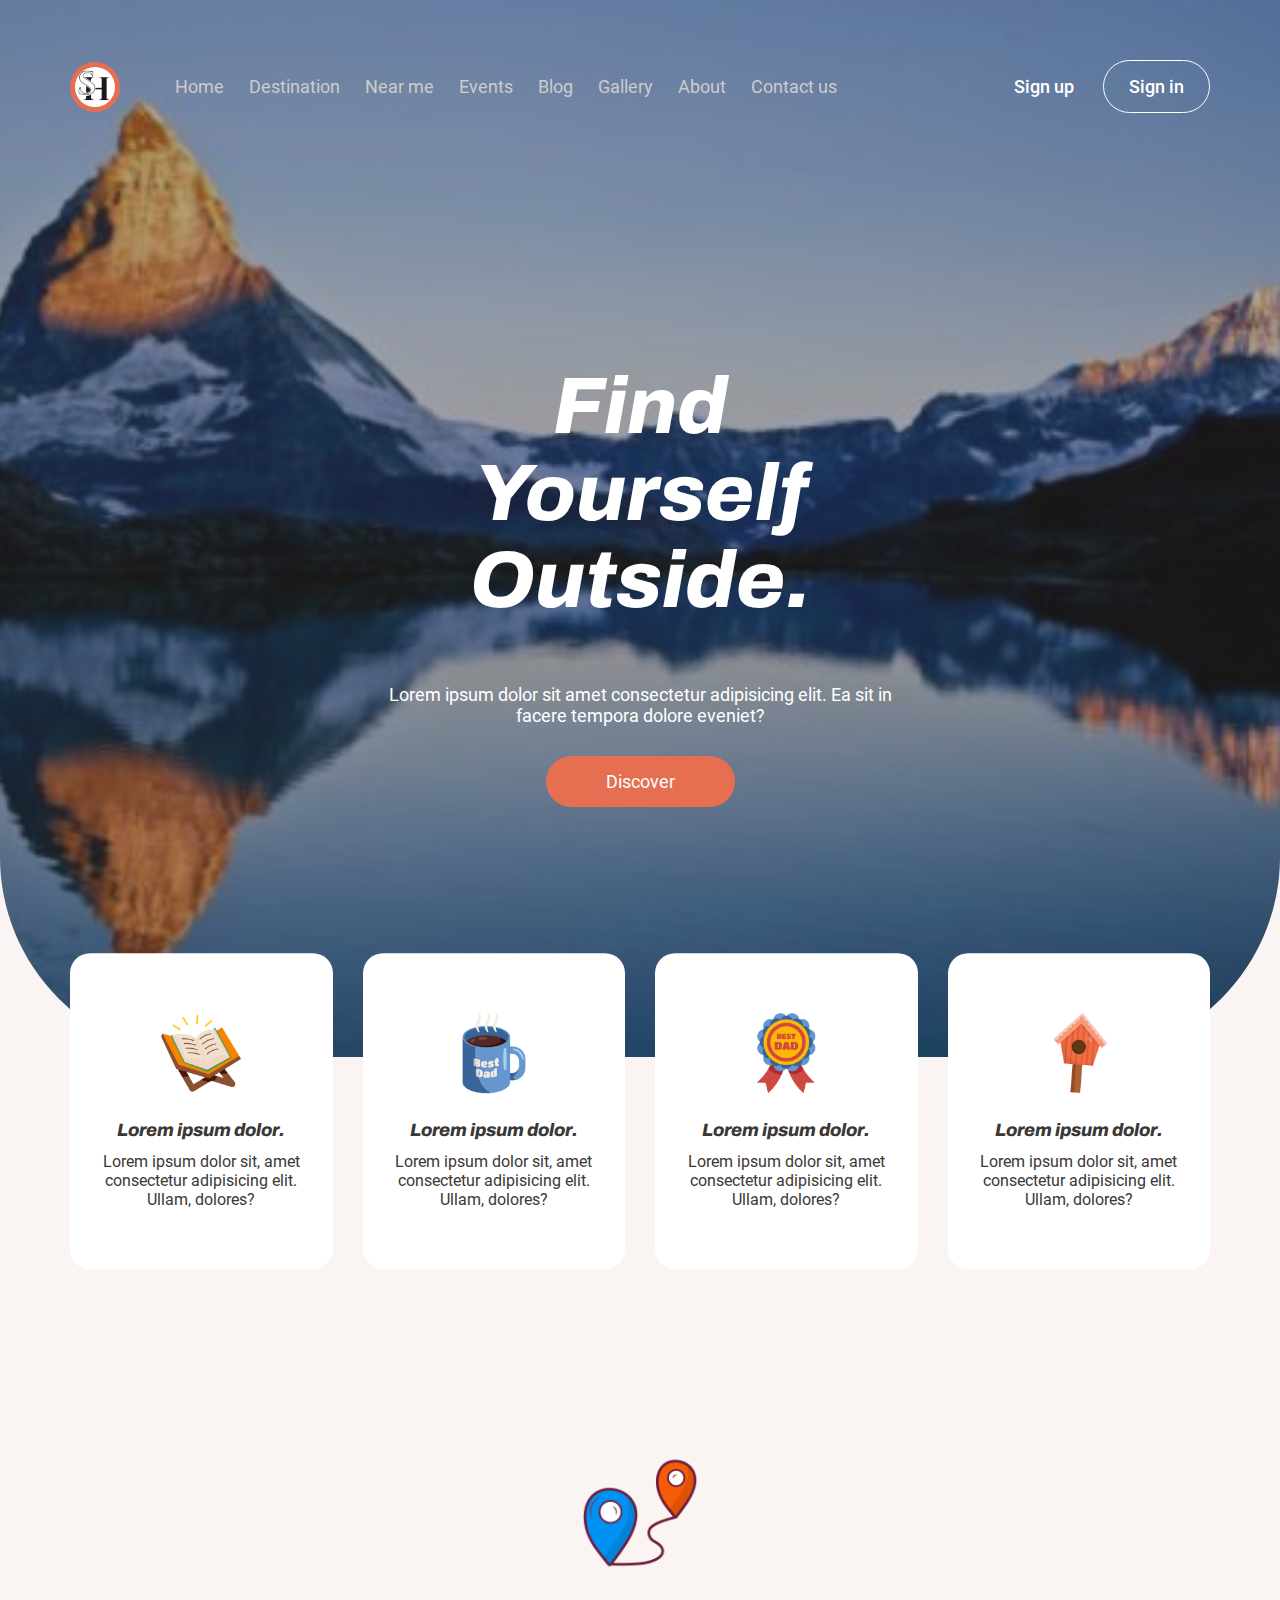
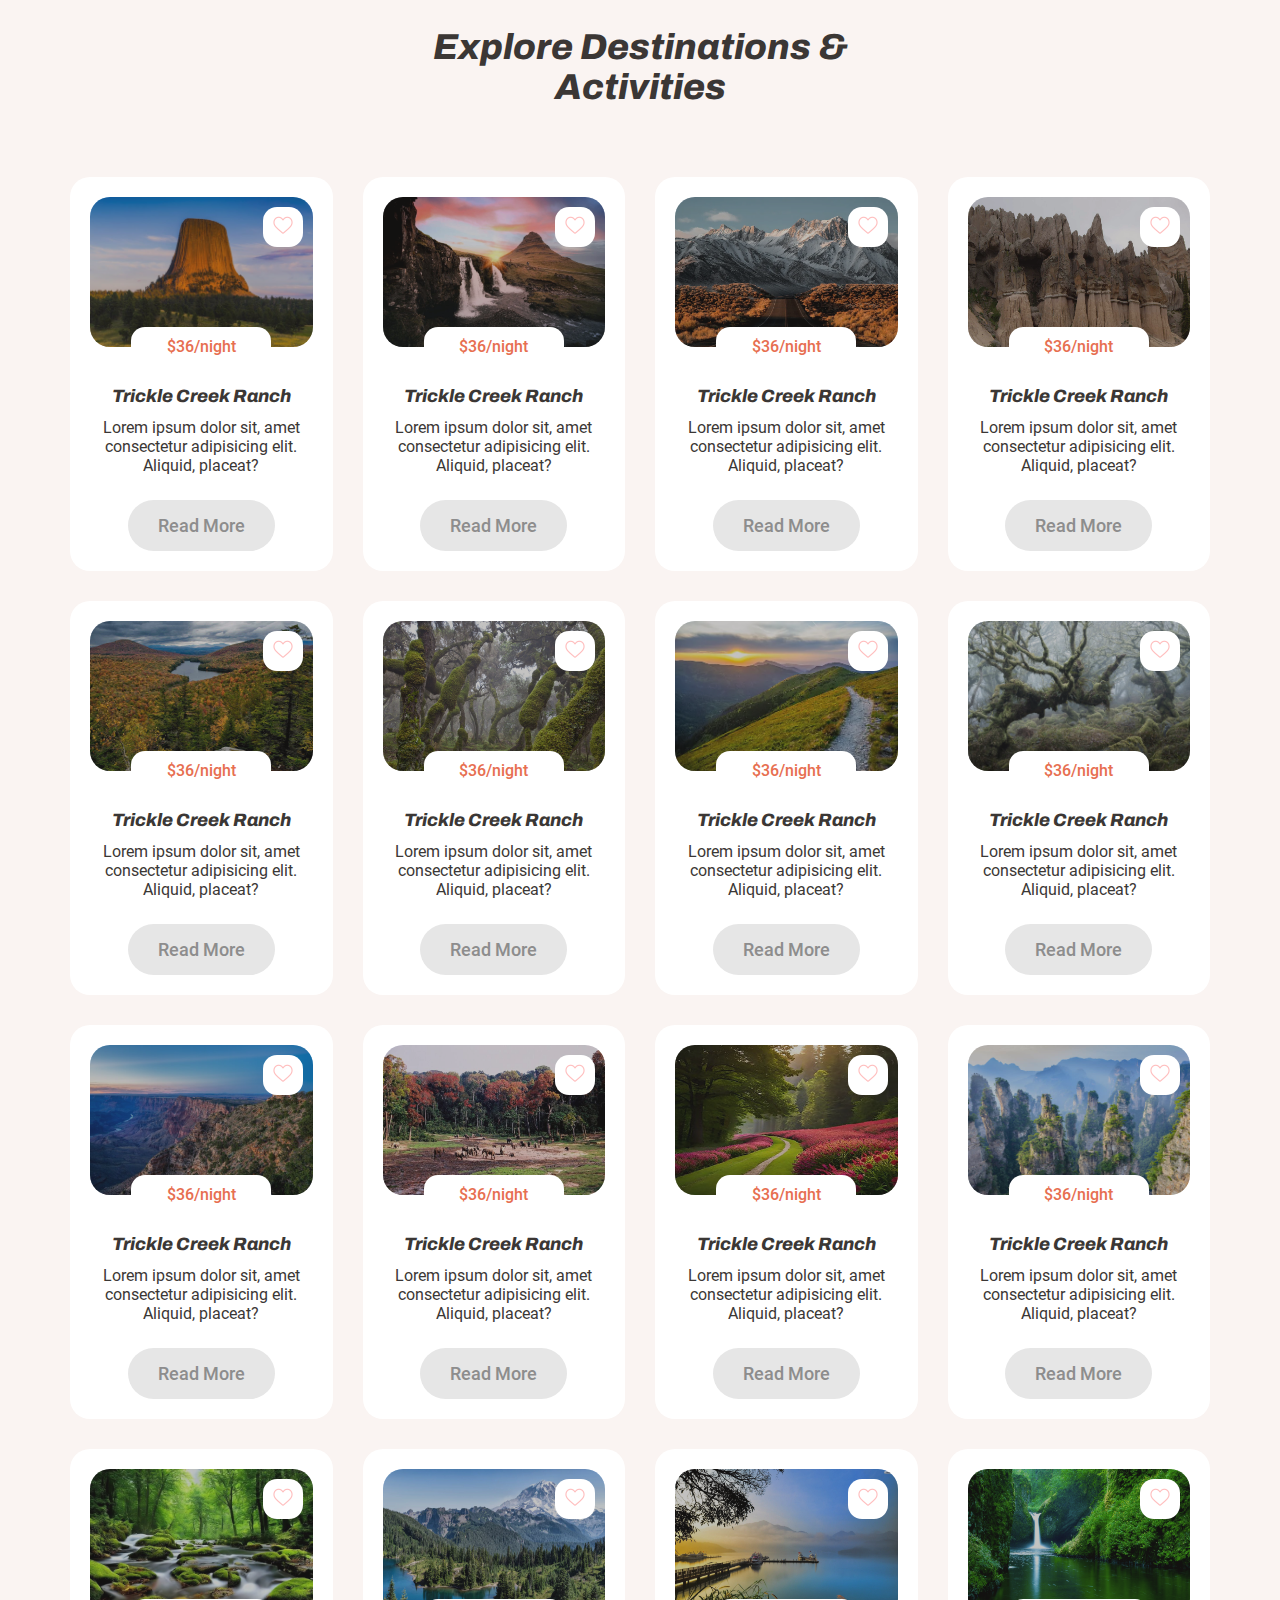
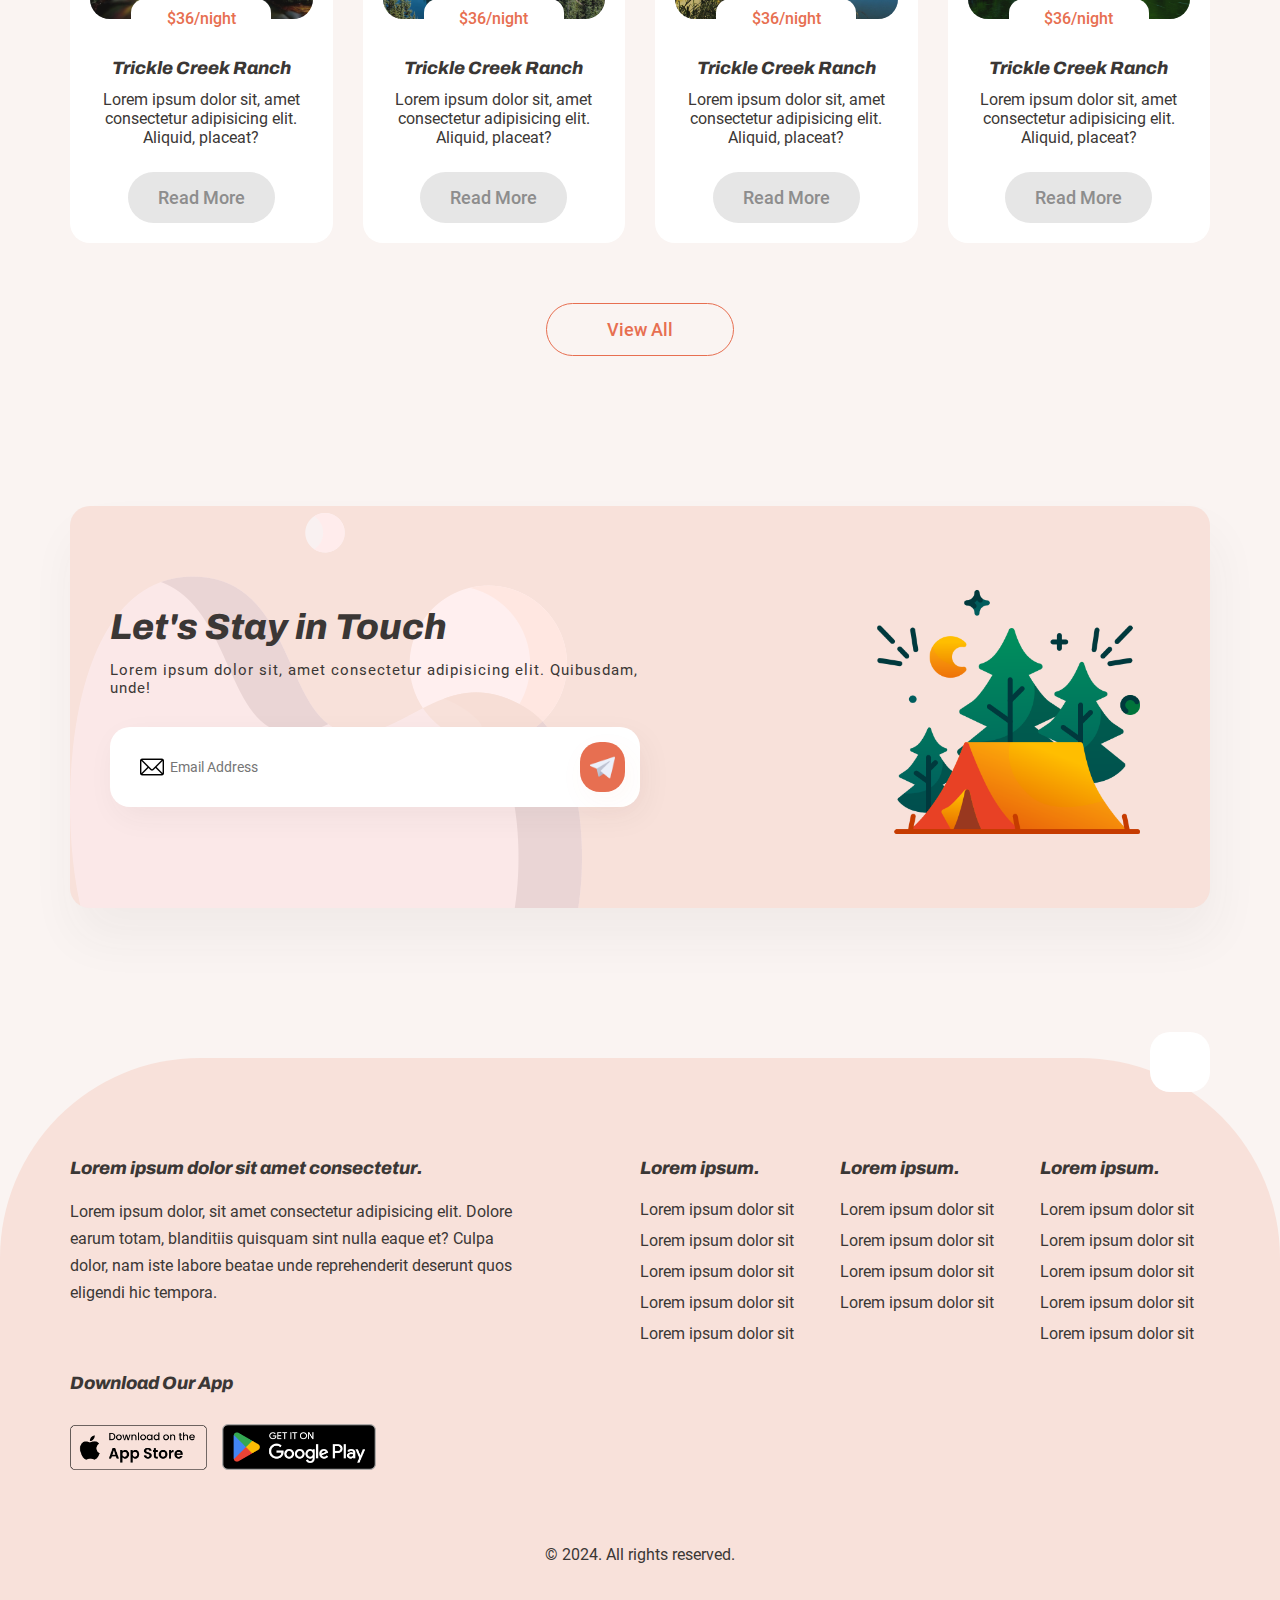
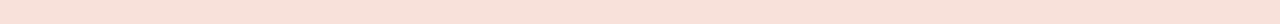
<file: index.html>
<!DOCTYPE html>
<html lang="en">
<head>
    <meta charset="UTF-8">
    <meta name="viewport" content="width=device-width, initial-scale=1.0">
    <link rel="stylesheet" href="https://cdnjs.cloudflare.com/ajax/libs/font-awesome/6.6.0/css/all.min.css" integrity="sha512-Kc323vGBEqzTmouAECnVceyQqyqdsSiqLQISBL29aUW4U/M7pSPA/gEUZQqv1cwx4OnYxTxve5UMg5GT6L4JJg==" crossorigin="anonymous" referrerpolicy="no-referrer" />
    <link rel="stylesheet" href="./css/main.css">
    <link rel="stylesheet" href="./fonts/Archivo/stylesheet.css">
    <link rel="stylesheet" href="./fonts/Roboto/stylesheet.css">
    <title>Sass Portfolio-1</title>
</head>
<body>

    <secction id="top" class="header">
        <nav class="nav">
            <div class="container">
                <a href="#" class="nav__logo">
                    <img style="width: 40px; border-radius: 50%;" src="./image/logo.jpg" alt="logo">
                </a>
                <ul class="nav__list">
                    <li class="nav__item">
                        <a href="#" class="nav__link">Home</a>
                    </li>
                    <li class="nav__item">
                        <a href="#" class="nav__link">Destination</a>
                    </li>
                    <li class="nav__item">
                        <a href="#" class="nav__link">Near me</a>
                    </li>
                    <li class="nav__item">
                        <a href="#" class="nav__link">Events</a>
                    </li>
                    <li class="nav__item">
                        <a href="#" class="nav__link">Blog</a>
                    </li>
                    <li class="nav__item">
                        <a href="#" class="nav__link">Gallery</a>
                    </li>
                    <li class="nav__item">
                        <a href="#" class="nav__link">About</a>
                    </li>
                    <li class="nav__item">
                        <a href="#" class="nav__link">Contact us</a>
                    </li>
                </ul>
                <div class="nav__right">
                    <a href="#" class="sign-up">Sign up</a>
                    <a href="#" class="sign-in">Sign in</a>
                </div>
                <!-- <button class="nav__burger">
                    <img style="width: 40px;" src="./image/menu.png" alt="burger button">
                </button> -->
            </div>
        </nav>
        <div class="header__text-box">
            <h1 class="header__title">Find Yourself Outside.</h1>
            <p class="header__subtitle">
                Lorem ipsum dolor sit amet consectetur adipisicing elit.
                Ea sit in facere tempora dolore eveniet?     
            </p>
            <a href="#" class="header__link btn btn--primary">Discover</a>
        </div>
    </secction>
    
    <section class="feature">
        <div class="container">
            <h1 class="visually-hidden">Feature</h1>
            <ul class="feature__list row">
                <li class="col-1-of-4">
                    <div class="feature-box">
                        <img src="./image/quran-reading.png" alt="efature image"
                         class="feature-image">
                         <h2 class="feature-title">Lorem ipsum dolor.</h2>
                         <p class="feature-text">
                            Lorem ipsum dolor sit, amet consectetur
                            adipisicing elit. Ullam, dolores?
                         </p>
                    </div>
                </li>
                <li class="col-1-of-4">
                    <div class="feature-box">
                        <img src="./image/coffee.png" alt="efature image"
                         class="feature-image">
                         <h2 class="feature-title">Lorem ipsum dolor.</h2>
                         <p class="feature-text">
                            Lorem ipsum dolor sit, amet consectetur
                            adipisicing elit. Ullam, dolores?
                         </p>
                    </div>
                </li>
                <li class="col-1-of-4">
                    <div class="feature-box">
                        <img src="./image/badge.png" alt="efature image"
                         class="feature-image">
                         <h2 class="feature-title">Lorem ipsum dolor.</h2>
                         <p class="feature-text">
                            Lorem ipsum dolor sit, amet consectetur
                            adipisicing elit. Ullam, dolores?
                         </p>
                    </div>
                </li>
                <li class="col-1-of-4">
                    <div class="feature-box">
                        <img src="./image/birdhouse.png" alt="efature image"
                         class="feature-image">
                         <h2 class="feature-title">Lorem ipsum dolor.</h2>
                         <p class="feature-text">
                            Lorem ipsum dolor sit, amet consectetur
                            adipisicing elit. Ullam, dolores?
                         </p>
                    </div>
                </li>
            </ul>
        </div>
    </section>
    
    <section class="explore">
        <div class="container">
            <img src="./image/distance.png" alt="explore image-title"
            class="explore__img-title mb-5">
            <h1 class="explore__title mb-7">Explore Destinations & Activities</h1>
            <ul class="explore__list row mb-3">
                <li class="col-1-of-4">
                    <div class="card">
                        <div class="card__header">
                            <img src="./image/56bc704c-9bb0-471c-8e30-7d014e0d7a82-worlds-beautiful-rock-formations-devils-tower.jpg" alt="explore">
                            <button class="card__like-btn">
                                <img src="./image/heart.png" alt="like">
                            </button>
                        </div>
                        <p class="card__price">$36/night</p>
                        <h2 class="card__title">Trickle Creek Ranch</h2>
                        <p class="card__text">
                            Lorem ipsum dolor sit, 
                            amet consectetur adipisicing elit. Aliquid, placeat?
                        </p>
                        <a href="#" class="card__link">Read More</a>
                    </div>
                </li>

                <li class="col-1-of-4">
                    <div class="card">
                        <div class="card__header">
                            <img src="./image/beautiful-mountain-pictures-1313-x-875-kndkzw76a1vof5xr.jpg" alt="explore">
                            <button class="card__like-btn">
                                <img src="./image/heart.png" alt="like">
                            </button>
                        </div>
                        <p class="card__price">$36/night</p>
                        <h2 class="card__title">Trickle Creek Ranch</h2>
                        <p class="card__text">
                            Lorem ipsum dolor sit, 
                            amet consectetur adipisicing elit. Aliquid, placeat?
                        </p>
                        <a href="#" class="card__link">Read More</a>
                    </div>
                </li>
                
                <li class="col-1-of-4">
                    <div class="card">
                        <div class="card__header">
                            <img src="./image/cHJpdmF0ZS9sci9pbWFnZXMvd2Vic2l0ZS8yMDIyLTA1L2EwMTYtamVyZW15Yi01MC5qcGc (1).webp" alt="explore">
                            <button class="card__like-btn">
                                <img src="./image/heart.png" alt="like">
                            </button>
                        </div>
                        <p class="card__price">$36/night</p>
                        <h2 class="card__title">Trickle Creek Ranch</h2>
                        <p class="card__text">
                            Lorem ipsum dolor sit, 
                            amet consectetur adipisicing elit. Aliquid, placeat?
                        </p>
                        <a href="#" class="card__link">Read More</a>
                    </div>
                </li>

                <li class="col-1-of-4">
                    <div class="card">
                        <div class="card__header">
                            <img src="./image/Wheeler-Geologic-Area-2000px-CloseUp.jpg" alt="explore">
                            <button class="card__like-btn">
                                <img src="./image/heart.png" alt="like">
                            </button>
                        </div>
                        <p class="card__price">$36/night</p>
                        <h2 class="card__title">Trickle Creek Ranch</h2>
                        <p class="card__text">
                            Lorem ipsum dolor sit, 
                            amet consectetur adipisicing elit. Aliquid, placeat?
                        </p>
                        <a href="#" class="card__link">Read More</a>
                    </div>
                </li>

                <li class="col-1-of-4">
                    <div class="card">
                        <div class="card__header">
                            <img src="./image/vermont_forest_don_jacobson_header.jpg" alt="explore">
                            <button class="card__like-btn">
                                <img src="./image/heart.png" alt="like">
                            </button>
                        </div>
                        <p class="card__price">$36/night</p>
                        <h2 class="card__title">Trickle Creek Ranch</h2>
                        <p class="card__text">
                            Lorem ipsum dolor sit, 
                            amet consectetur adipisicing elit. Aliquid, placeat?
                        </p>
                        <a href="#" class="card__link">Read More</a>
                    </div>
                </li>

                <li class="col-1-of-4">
                    <div class="card">
                        <div class="card__header">
                            <img src="./image/webimage-CDF320E3-907D-4435-874A5243A54B738F.jpg" alt="explore">
                            <button class="card__like-btn">
                                <img src="./image/heart.png" alt="like">
                            </button>
                        </div>
                        <p class="card__price">$36/night</p>
                        <h2 class="card__title">Trickle Creek Ranch</h2>
                        <p class="card__text">
                            Lorem ipsum dolor sit, 
                            amet consectetur adipisicing elit. Aliquid, placeat?
                        </p>
                        <a href="#" class="card__link">Read More</a>
                    </div>
                </li>
                
                <li class="col-1-of-4">
                    <div class="card">
                        <div class="card__header">
                            <img src="./image/istockphoto-2101175462-170667a.webp" alt="explore">
                            <button class="card__like-btn">
                                <img src="./image/heart.png" alt="like">
                            </button>
                        </div>
                        <p class="card__price">$36/night</p>
                        <h2 class="card__title">Trickle Creek Ranch</h2>
                        <p class="card__text">
                            Lorem ipsum dolor sit, 
                            amet consectetur adipisicing elit. Aliquid, placeat?
                        </p>
                        <a href="#" class="card__link">Read More</a>
                    </div>
                </li>

                <li class="col-1-of-4">
                    <div class="card">
                        <div class="card__header">
                            <img src="./image/burnell-4.jpg" alt="explore">
                            <button class="card__like-btn">
                                <img src="./image/heart.png" alt="like">
                            </button>
                        </div>
                        <p class="card__price">$36/night</p>
                        <h2 class="card__title">Trickle Creek Ranch</h2>
                        <p class="card__text">
                            Lorem ipsum dolor sit, 
                            amet consectetur adipisicing elit. Aliquid, placeat?
                        </p>
                        <a href="#" class="card__link">Read More</a>
                    </div>
                </li>

                <li class="col-1-of-4">
                    <div class="card">
                        <div class="card__header">
                            <img src="./image/craig-zerbe-getty-grand-canyon.jpg" alt="explore">
                            <button class="card__like-btn">
                                <img src="./image/heart.png" alt="like">
                            </button>
                        </div>
                        <p class="card__price">$36/night</p>
                        <h2 class="card__title">Trickle Creek Ranch</h2>
                        <p class="card__text">
                            Lorem ipsum dolor sit, 
                            amet consectetur adipisicing elit. Aliquid, placeat?
                        </p>
                        <a href="#" class="card__link">Read More</a>
                    </div>
                </li>

                <li class="col-1-of-4">
                    <div class="card">
                        <div class="card__header">
                            <img src="./image/news_2538-890-520-20230327110653.jpg" alt="explore">
                            <button class="card__like-btn">
                                <img src="./image/heart.png" alt="like">
                            </button>
                        </div>
                        <p class="card__price">$36/night</p>
                        <h2 class="card__title">Trickle Creek Ranch</h2>
                        <p class="card__text">
                            Lorem ipsum dolor sit, 
                            amet consectetur adipisicing elit. Aliquid, placeat?
                        </p>
                        <a href="#" class="card__link">Read More</a>
                    </div>
                </li>
                
                <li class="col-1-of-4">
                    <div class="card">
                        <div class="card__header">
                            <img src="./image/pngtree-nature-wallpaper-a-path-in-beautiful-park-image_2598644.jpg" alt="explore">
                            <button class="card__like-btn">
                                <img src="./image/heart.png" alt="like">
                            </button>
                        </div>
                        <p class="card__price">$36/night</p>
                        <h2 class="card__title">Trickle Creek Ranch</h2>
                        <p class="card__text">
                            Lorem ipsum dolor sit, 
                            amet consectetur adipisicing elit. Aliquid, placeat?
                        </p>
                        <a href="#" class="card__link">Read More</a>
                    </div>
                </li>

                <li class="col-1-of-4">
                    <div class="card">
                        <div class="card__header">
                            <img src="./image/Asia-China-Zhangjiajie-Wulingyuan-Scenic-Area-2-1024x768-1.jpg" alt="explore">
                            <button class="card__like-btn">
                                <img src="./image/heart.png" alt="like">
                            </button>
                        </div>
                        <p class="card__price">$36/night</p>
                        <h2 class="card__title">Trickle Creek Ranch</h2>
                        <p class="card__text">
                            Lorem ipsum dolor sit, 
                            amet consectetur adipisicing elit. Aliquid, placeat?
                        </p>
                        <a href="#" class="card__link">Read More</a>
                    </div>
                </li>    
                
                <li class="col-1-of-4">
                    <div class="card">
                        <div class="card__header">
                            <img src="./image/360_F_547978128_vqEEUYBr1vcAwfRAqReZXTYtyawpgLcC.jpg" alt="explore">
                            <button class="card__like-btn">
                                <img src="./image/heart.png" alt="like">
                            </button>
                        </div>
                        <p class="card__price">$36/night</p>
                        <h2 class="card__title">Trickle Creek Ranch</h2>
                        <p class="card__text">
                            Lorem ipsum dolor sit, 
                            amet consectetur adipisicing elit. Aliquid, placeat?
                        </p>
                        <a href="#" class="card__link">Read More</a>
                    </div>
                </li>

                <li class="col-1-of-4">
                    <div class="card">
                        <div class="card__header">
                            <img src="./image/talmie-peak-trail-wa-0pkjf1WRkU0.jpg.jpg" alt="explore">
                            <button class="card__like-btn">
                                <img src="./image/heart.png" alt="like">
                            </button>
                        </div>
                        <p class="card__price">$36/night</p>
                        <h2 class="card__title">Trickle Creek Ranch</h2>
                        <p class="card__text">
                            Lorem ipsum dolor sit, 
                            amet consectetur adipisicing elit. Aliquid, placeat?
                        </p>
                        <a href="#" class="card__link">Read More</a>
                    </div>
                </li>
                
                <li class="col-1-of-4">
                    <div class="card">
                        <div class="card__header">
                            <img src="./image/20416159.jpg" alt="explore">
                            <button class="card__like-btn">
                                <img src="./image/heart.png" alt="like">
                            </button>
                        </div>
                        <p class="card__price">$36/night</p>
                        <h2 class="card__title">Trickle Creek Ranch</h2>
                        <p class="card__text">
                            Lorem ipsum dolor sit, 
                            amet consectetur adipisicing elit. Aliquid, placeat?
                        </p>
                        <a href="#" class="card__link">Read More</a>
                    </div>
                </li>

                <li class="col-1-of-4">
                    <div class="card">
                        <div class="card__header">
                            <img src="./image/aaIvEn.jpg" alt="explore">
                            <button class="card__like-btn">
                                <img src="./image/heart.png" alt="like">
                            </button>
                        </div>
                        <p class="card__price">$36/night</p>
                        <h2 class="card__title">Trickle Creek Ranch</h2>
                        <p class="card__text">
                            Lorem ipsum dolor sit, 
                            amet consectetur adipisicing elit. Aliquid, placeat?
                        </p>
                        <a href="#" class="card__link">Read More</a>
                    </div>
                </li> 
            </ul>
            <a href="#" class="btn btn--outline">View All</a>
        </div>
    </section>

    <section class="touch">
        <div class="container">
            <div class="touch__box row">
                <form action="#" class="form">
                    <h1 class="form__title">Let's Stay in Touch</h1>
                    <p class="form__subtitle">
                        Lorem ipsum dolor sit, 
                        amet consectetur adipisicing elit. Quibusdam, unde!
                    </p>
                    <div class="form__box">
                        <input type="email" class="form__input" placeholder="Email Address"
                        required autocapitalize="off">
                        <button type="submit" class="form__submit">
                            <img src="./image/telegram.png" alt="">
                        </button>
                    </div>
                </form>
                <div class="touch__image">
                    <img src="./image/tent.png" alt="camp photo">
                </div>
            </div>
        </div>
    </section>

    <footer class="footer">
        <div class="container row">
            <a href="#top" class="scroll-up">
                <i class="fa-solid fa-arrow-right fa-2x"></i>
            </a>
            <div class="footer__text-box">
                <h2 class="footer__title mb-2">Lorem ipsum dolor sit amet consectetur.</h2>
                <p class="footer__slogan">
                    Lorem ipsum dolor, sit amet consectetur adipisicing elit. Dolore earum 
                    totam, blanditiis quisquam sint nulla eaque et? Culpa dolor, nam iste
                    labore beatae unde reprehenderit deserunt quos eligendi hic tempora.
                </p>
            </div>
            <div class="footer__list-box row">
                <div class="col-1-of-3">
                    <h2 class=" mb-2">Lorem ipsum.</h2>
                    <ul>
                        <li><a href="#">Lorem ipsum dolor sit</a></li>
                        <li><a href="#">Lorem ipsum dolor sit</a></li>
                        <li><a href="#">Lorem ipsum dolor sit</a></li>
                        <li><a href="#">Lorem ipsum dolor sit</a></li>
                        <li><a href="#">Lorem ipsum dolor sit</a></li>
                    </ul>
                </div>
                <div class="col-1-of-3">
                    <h2 class=" mb-2">Lorem ipsum.</h2>
                    <ul>
                        <li><a href="#">Lorem ipsum dolor sit</a></li>
                        <li><a href="#">Lorem ipsum dolor sit</a></li>
                        <li><a href="#">Lorem ipsum dolor sit</a></li>
                        <li><a href="#">Lorem ipsum dolor sit</a></li>
                    </ul>
                </div>
                <div class="col-1-of-3">
                    <h2 class=" mb-2">Lorem ipsum.</h2>
                    <ul>
                        <li><a href="#">Lorem ipsum dolor sit</a></li>
                        <li><a href="#">Lorem ipsum dolor sit</a></li>
                        <li><a href="#">Lorem ipsum dolor sit</a></li>
                        <li><a href="#">Lorem ipsum dolor sit</a></li>
                        <li><a href="#">Lorem ipsum dolor sit</a></li>
                    </ul>
                </div>             
            </div>
            <div class="footer__download mb-6">
                <h2 class="mb-2">Download Our App</h2>
                <a href="#" class="download-link">
                    <img src="./image/badge-google-play-and-app-store-button-download-free-png.webp" alt="app store">
                </a>
                <a href="#" class="download-link">
                    <img src="./image/en_badge_web_generic.png" alt="app stpre">
                </a>
            </div>
            <div class="footer__copy-right">
                <p>
                    &copy; 2024. All rights reserved.
                </p>
            </div>
        </div>
    </footer>
    
</body>
</html>
</file>
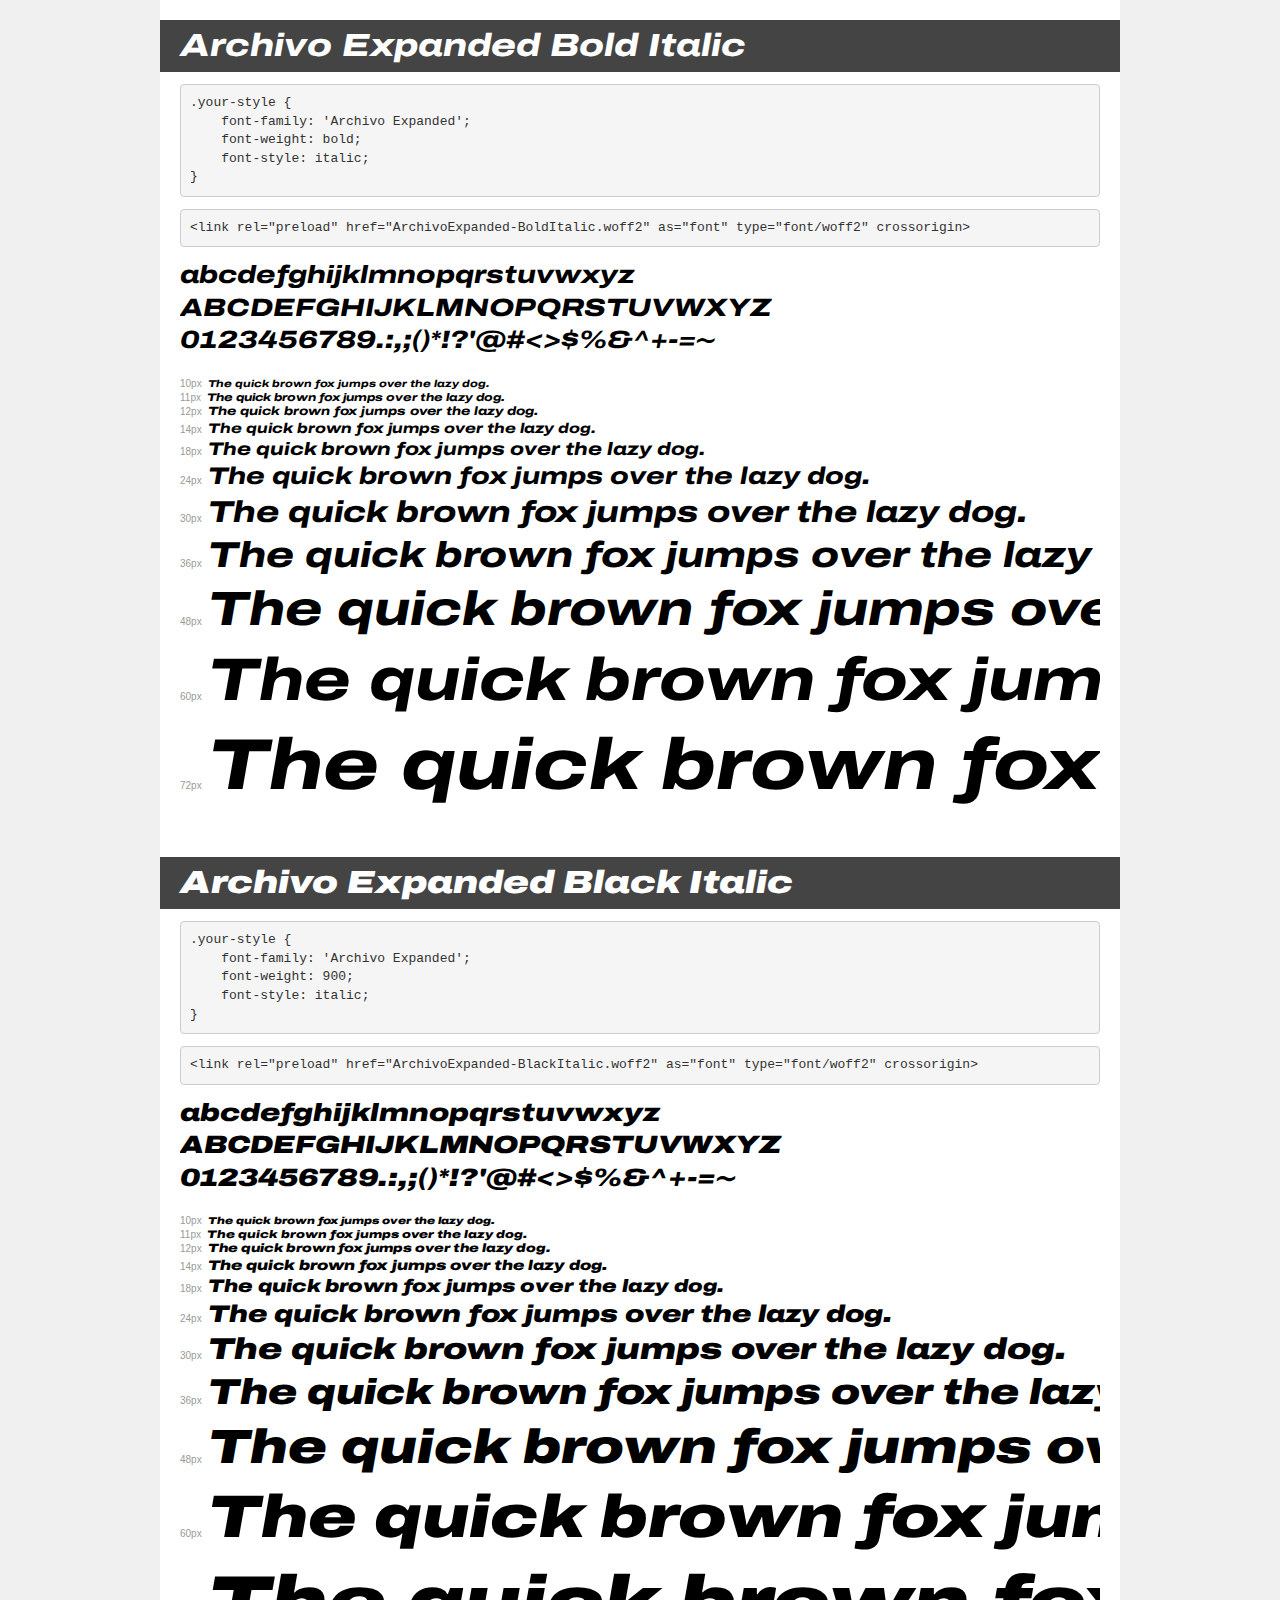
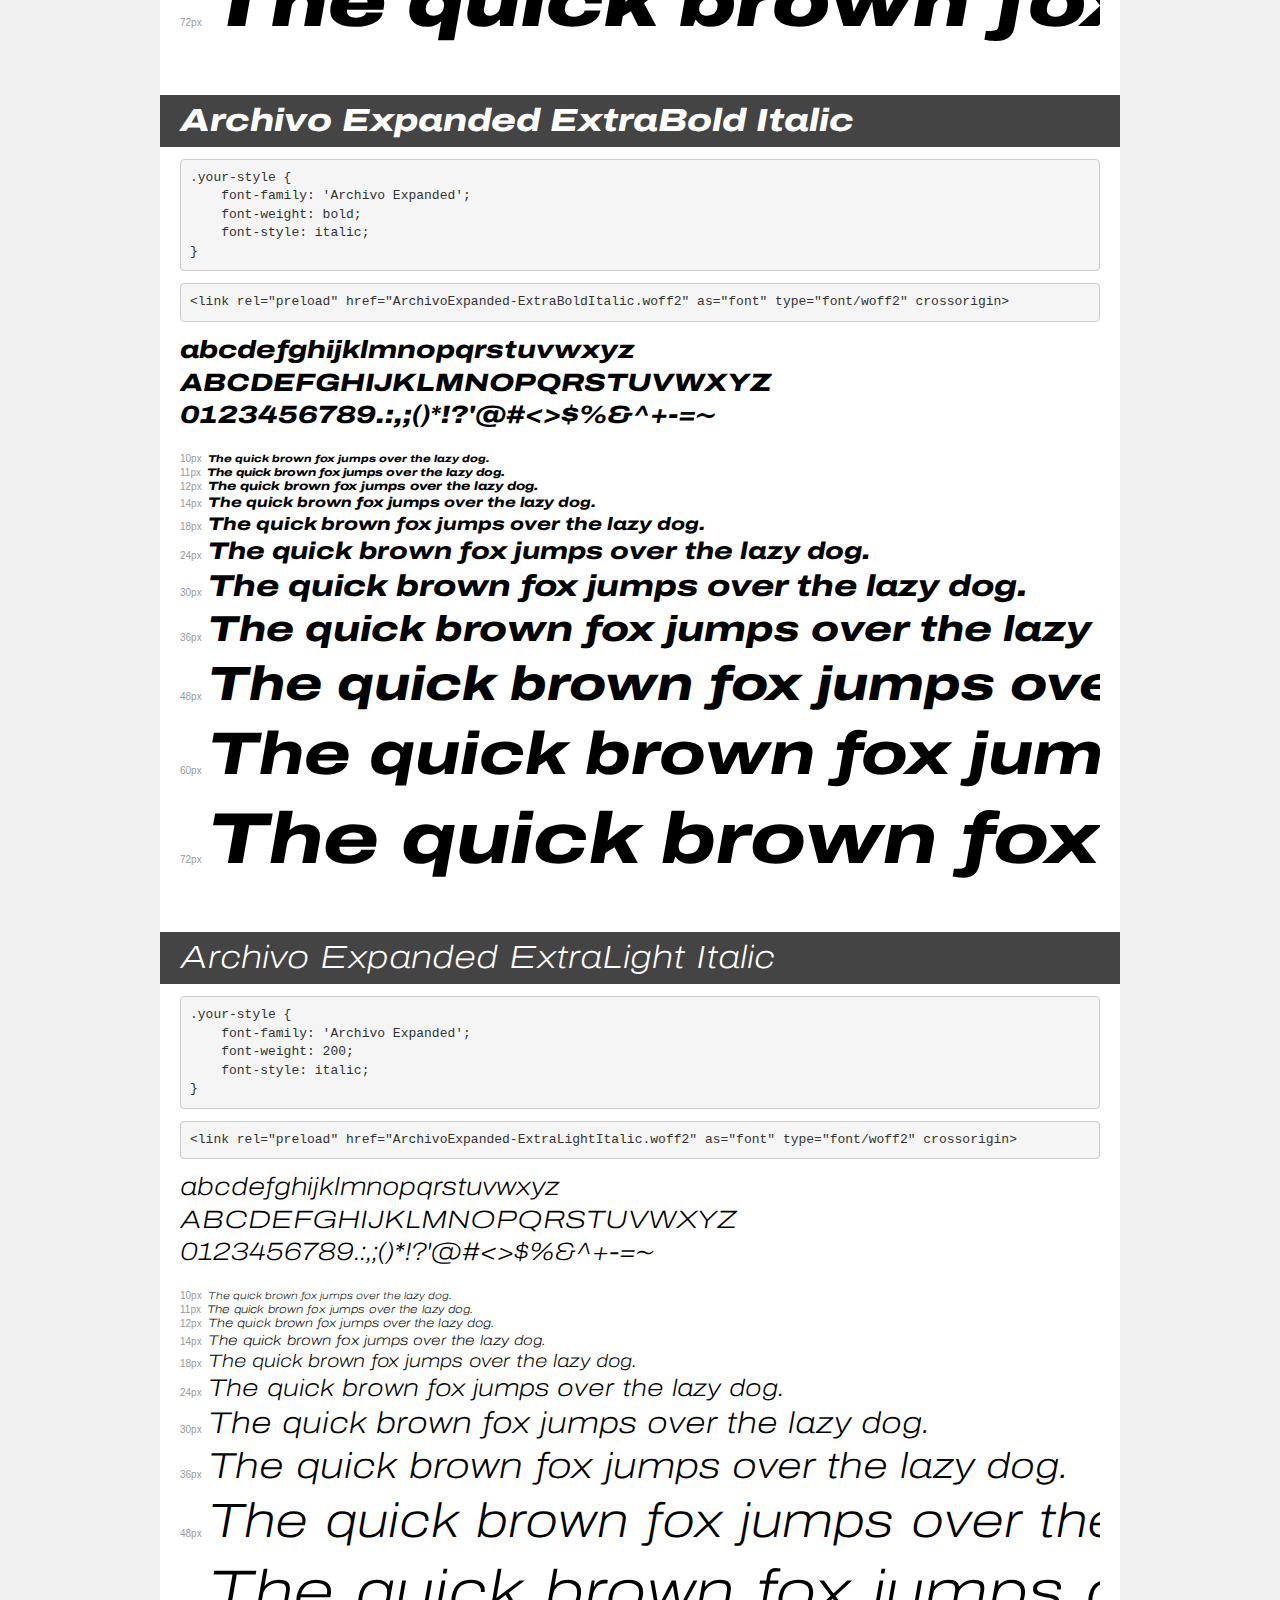
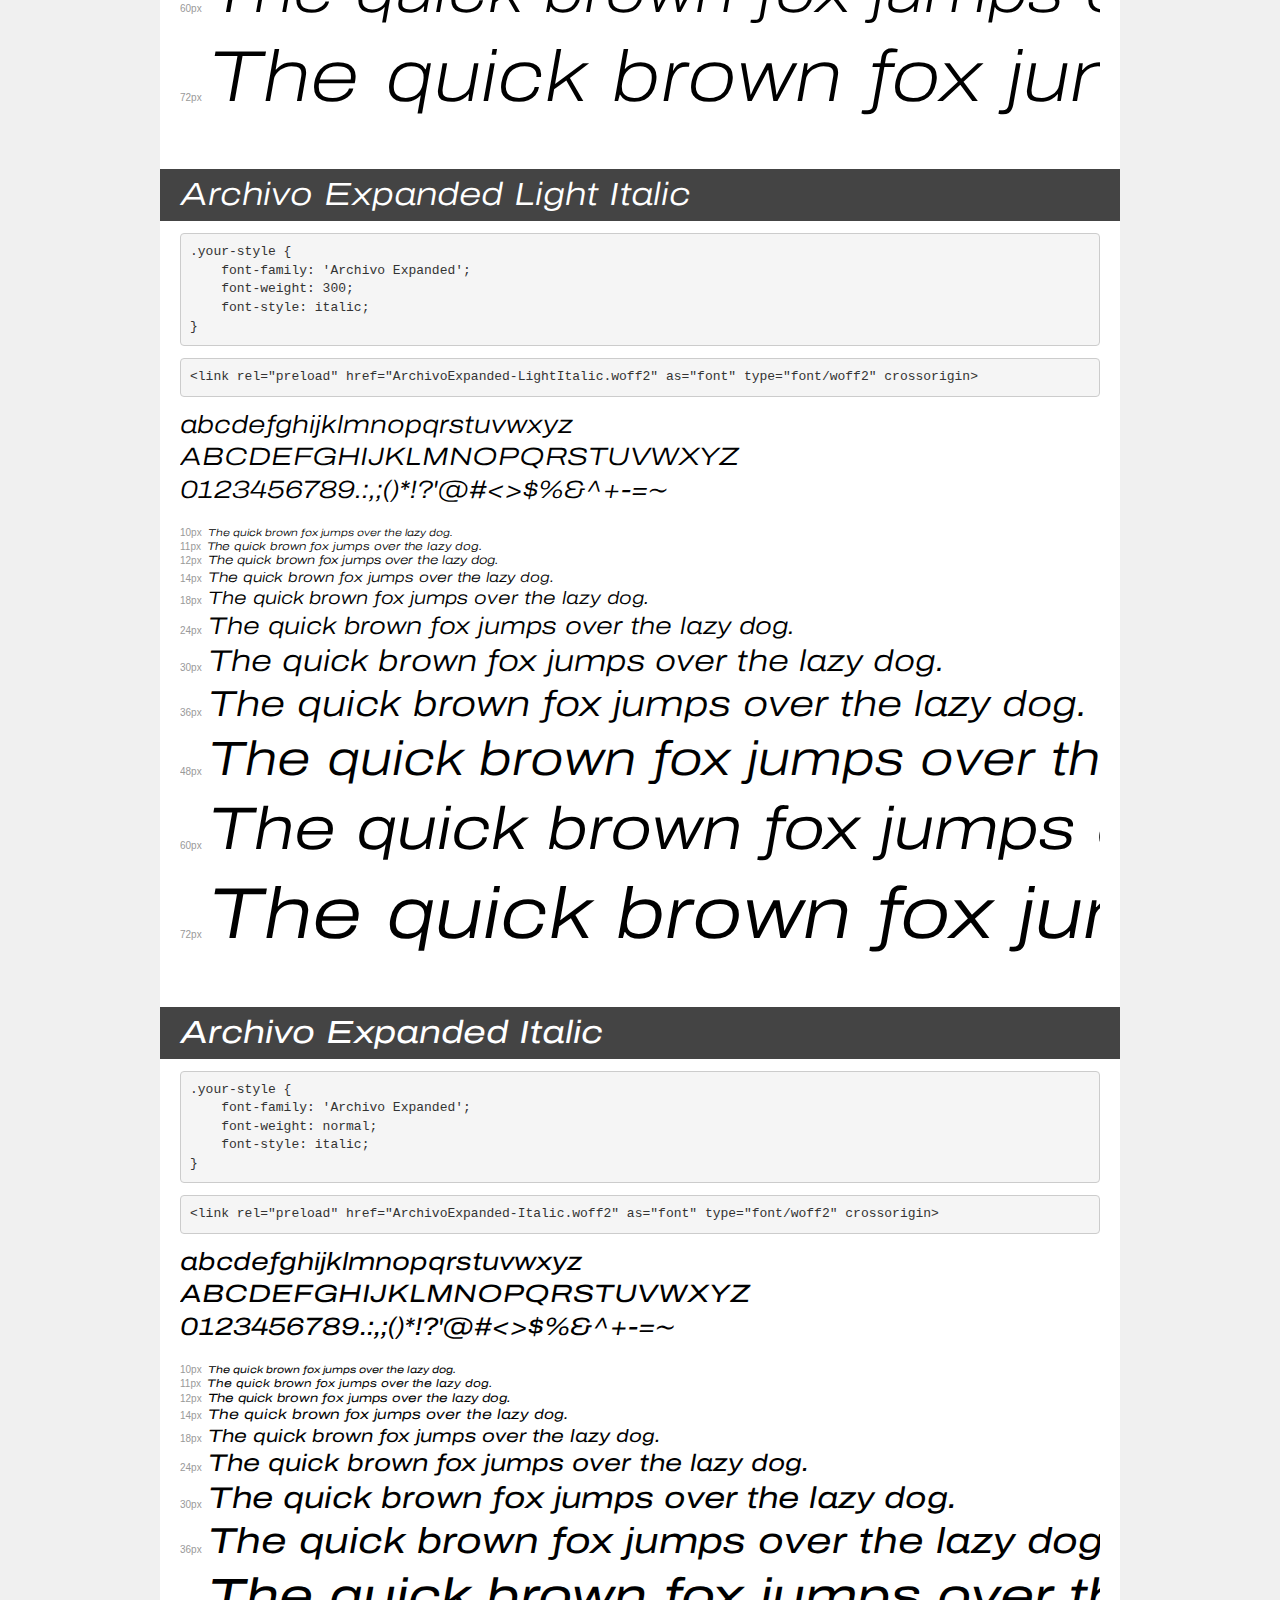
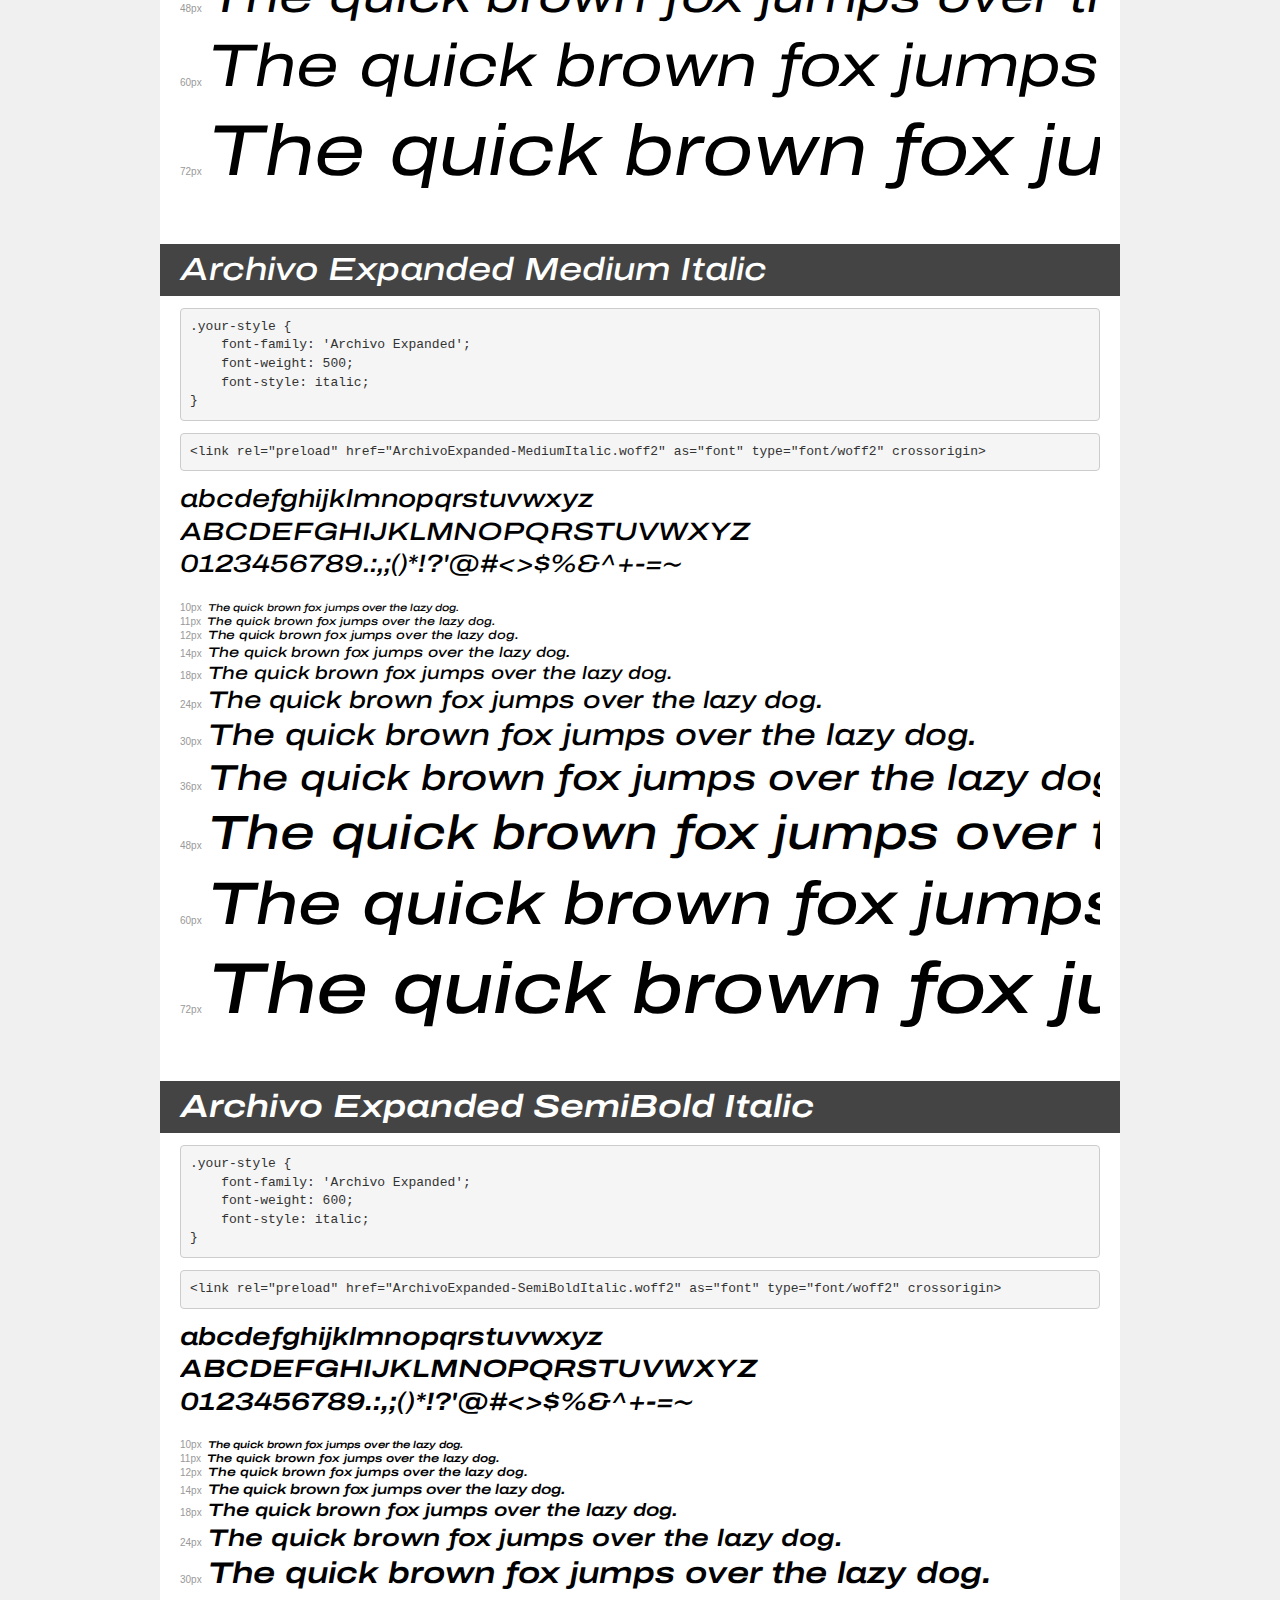
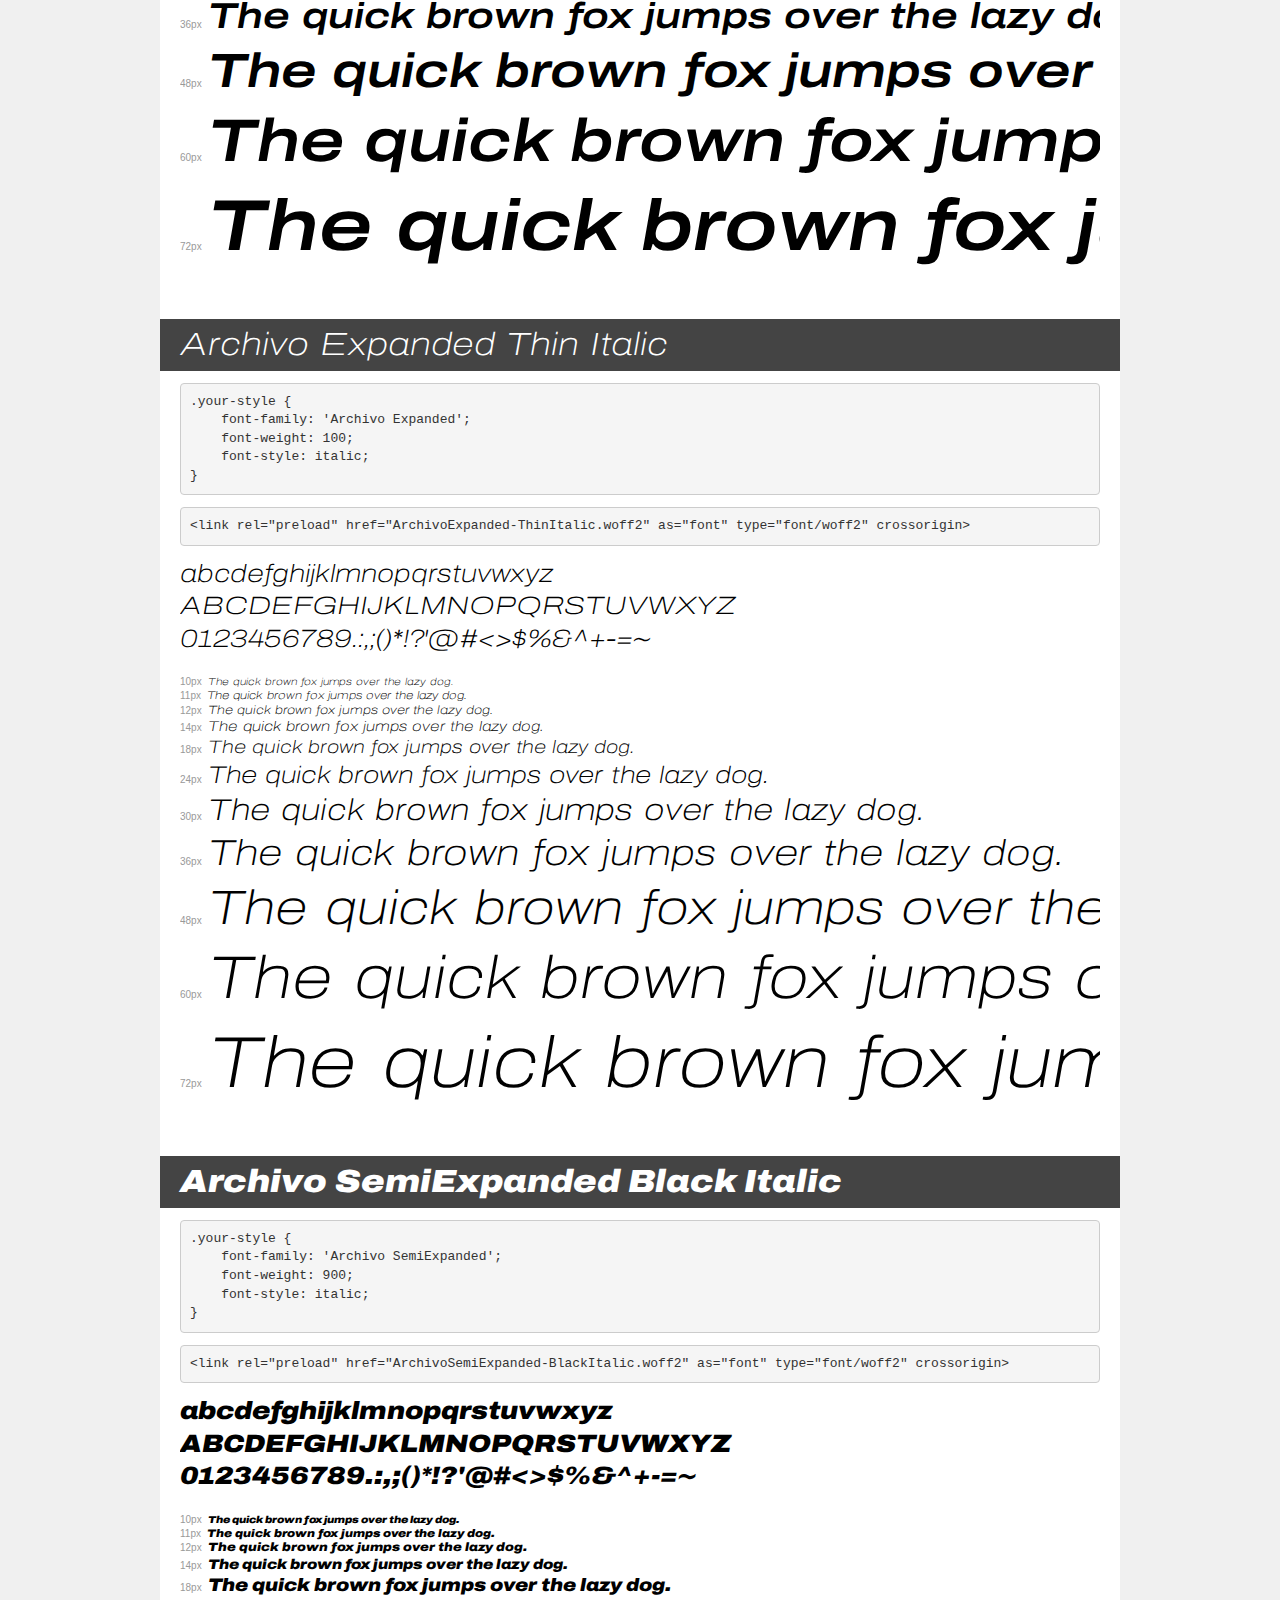
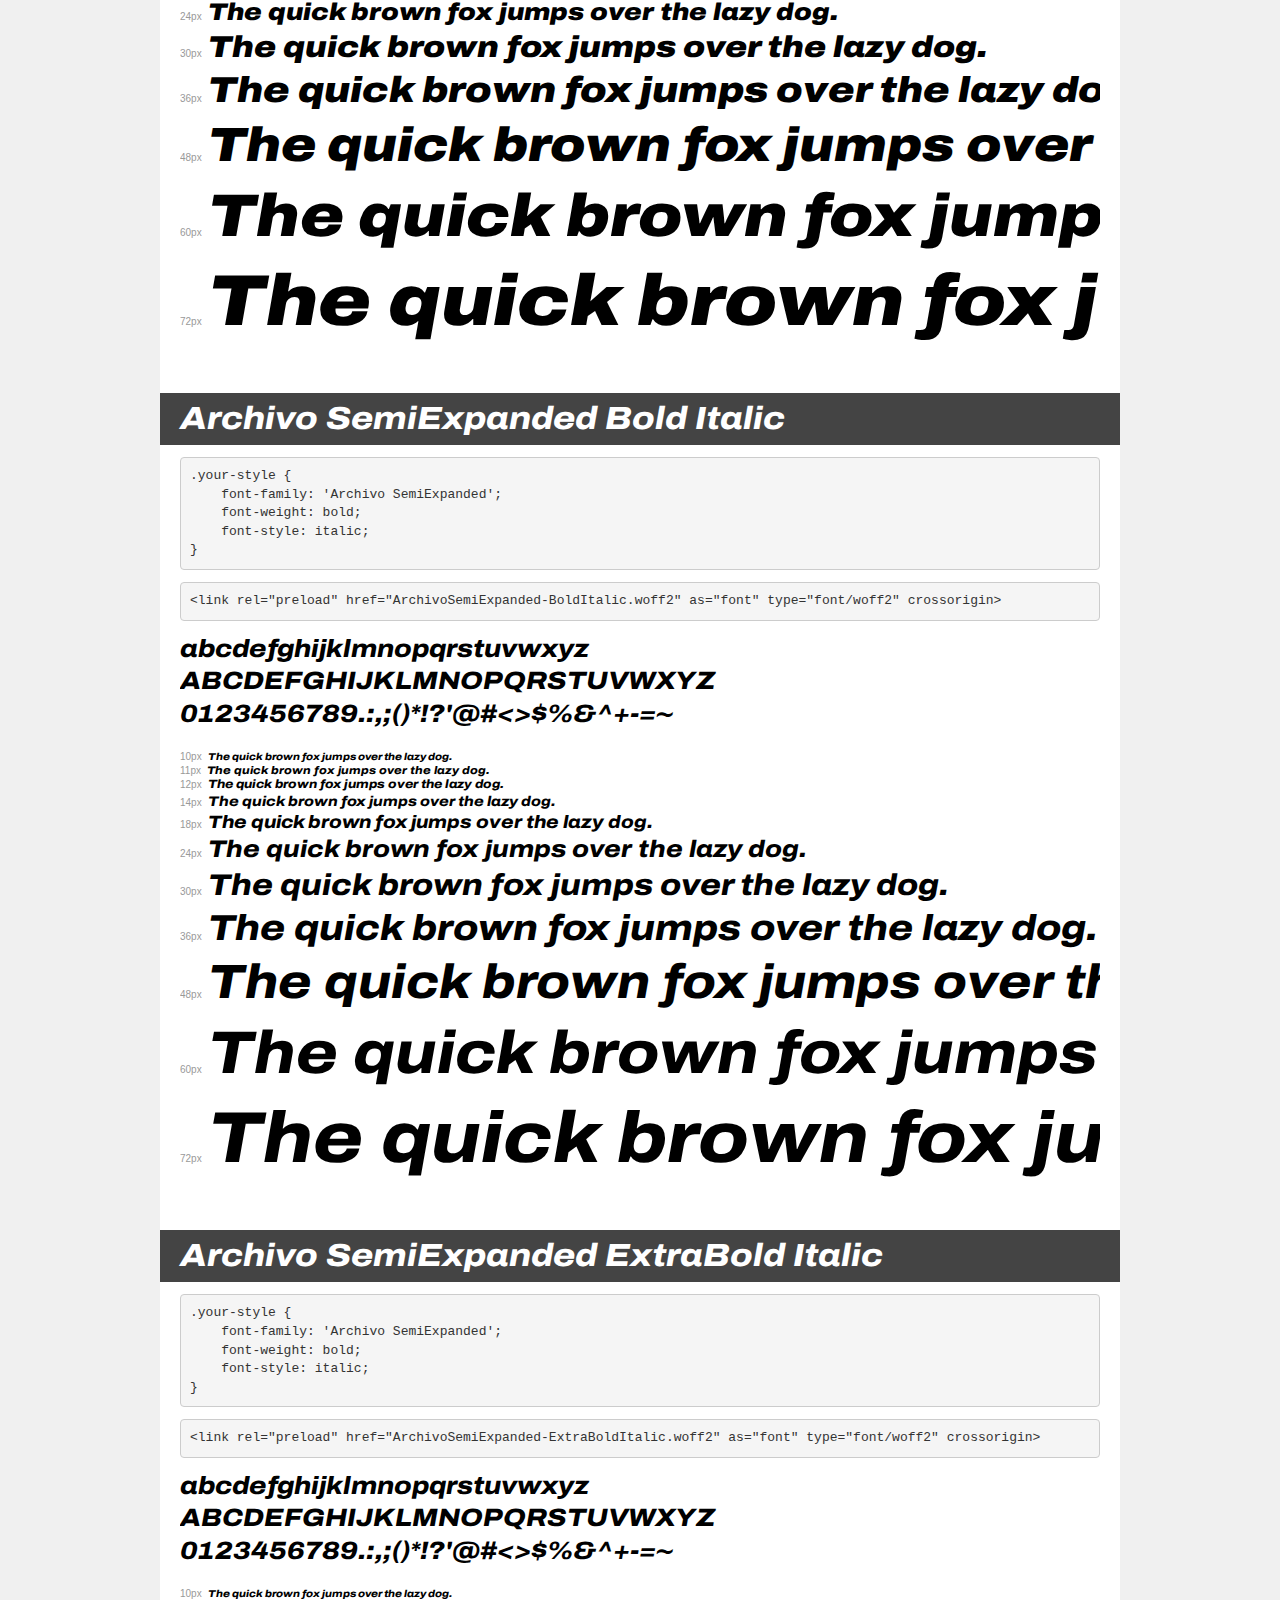
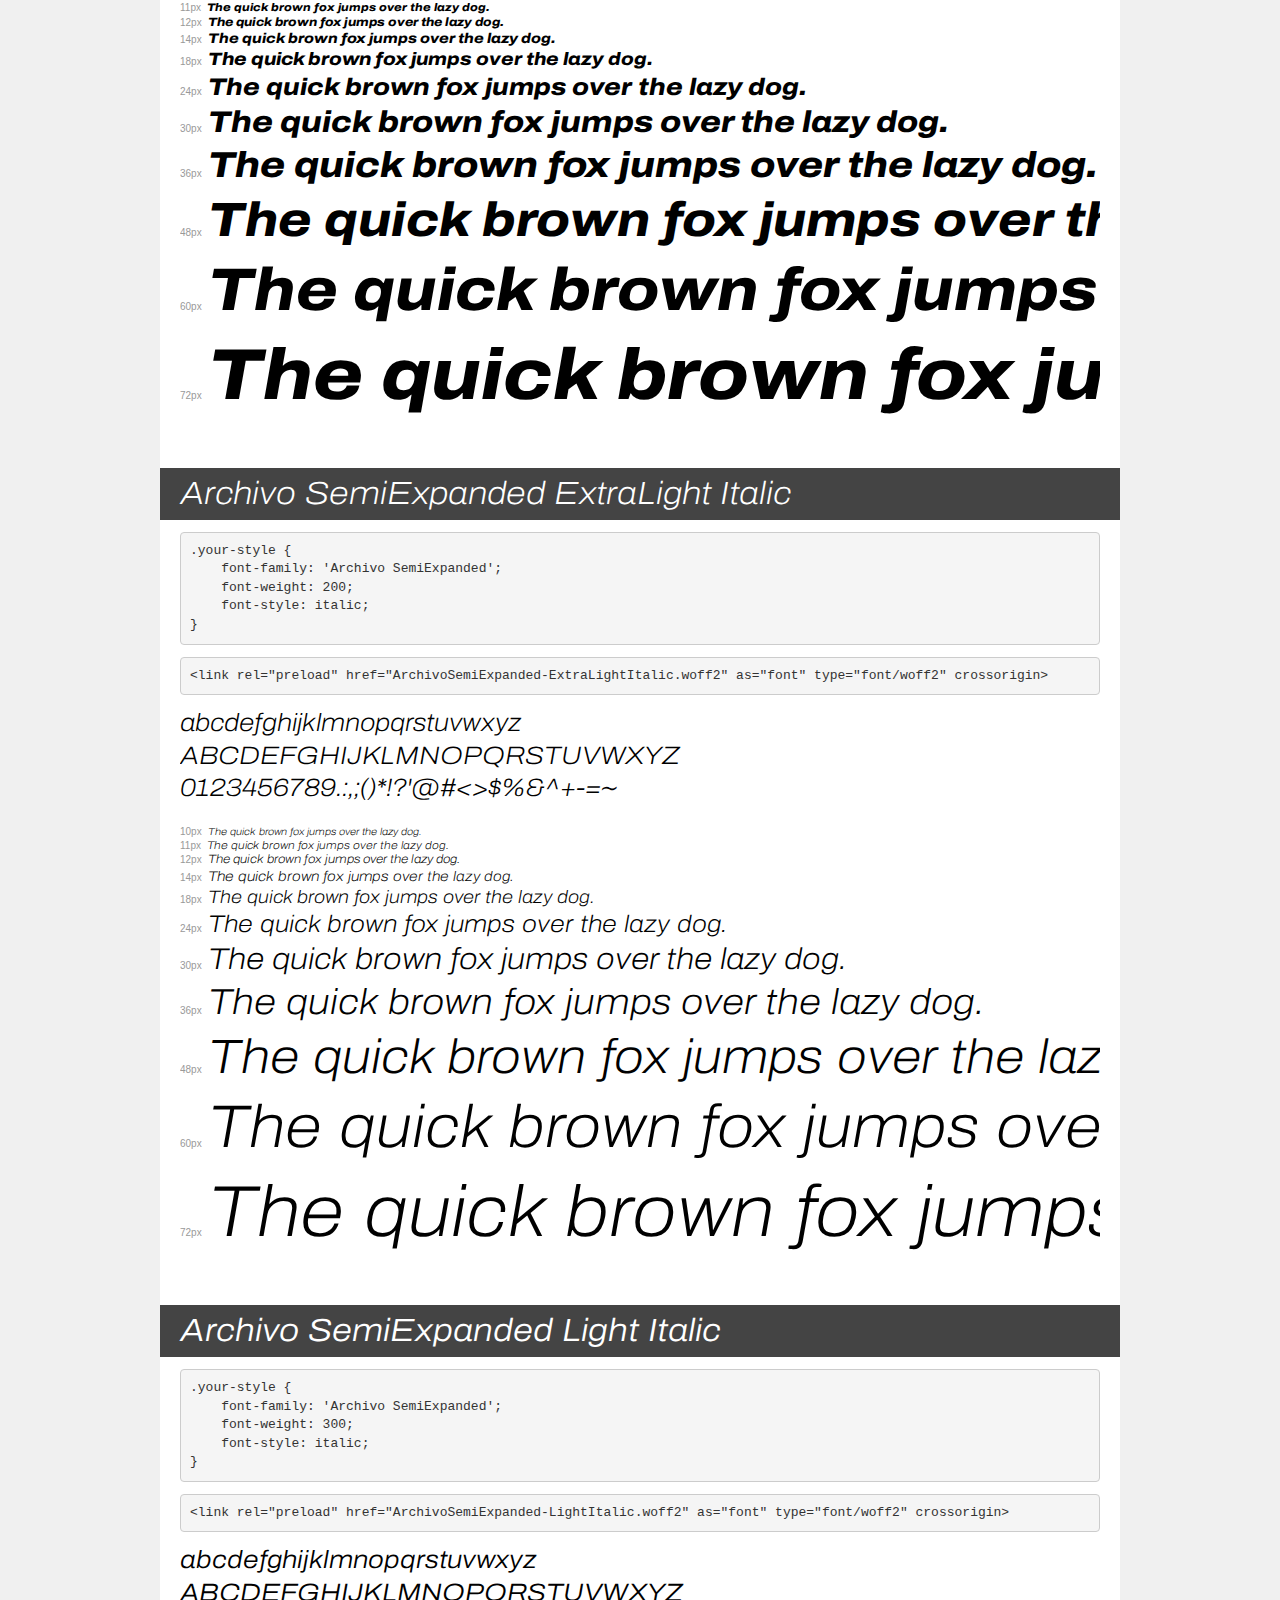
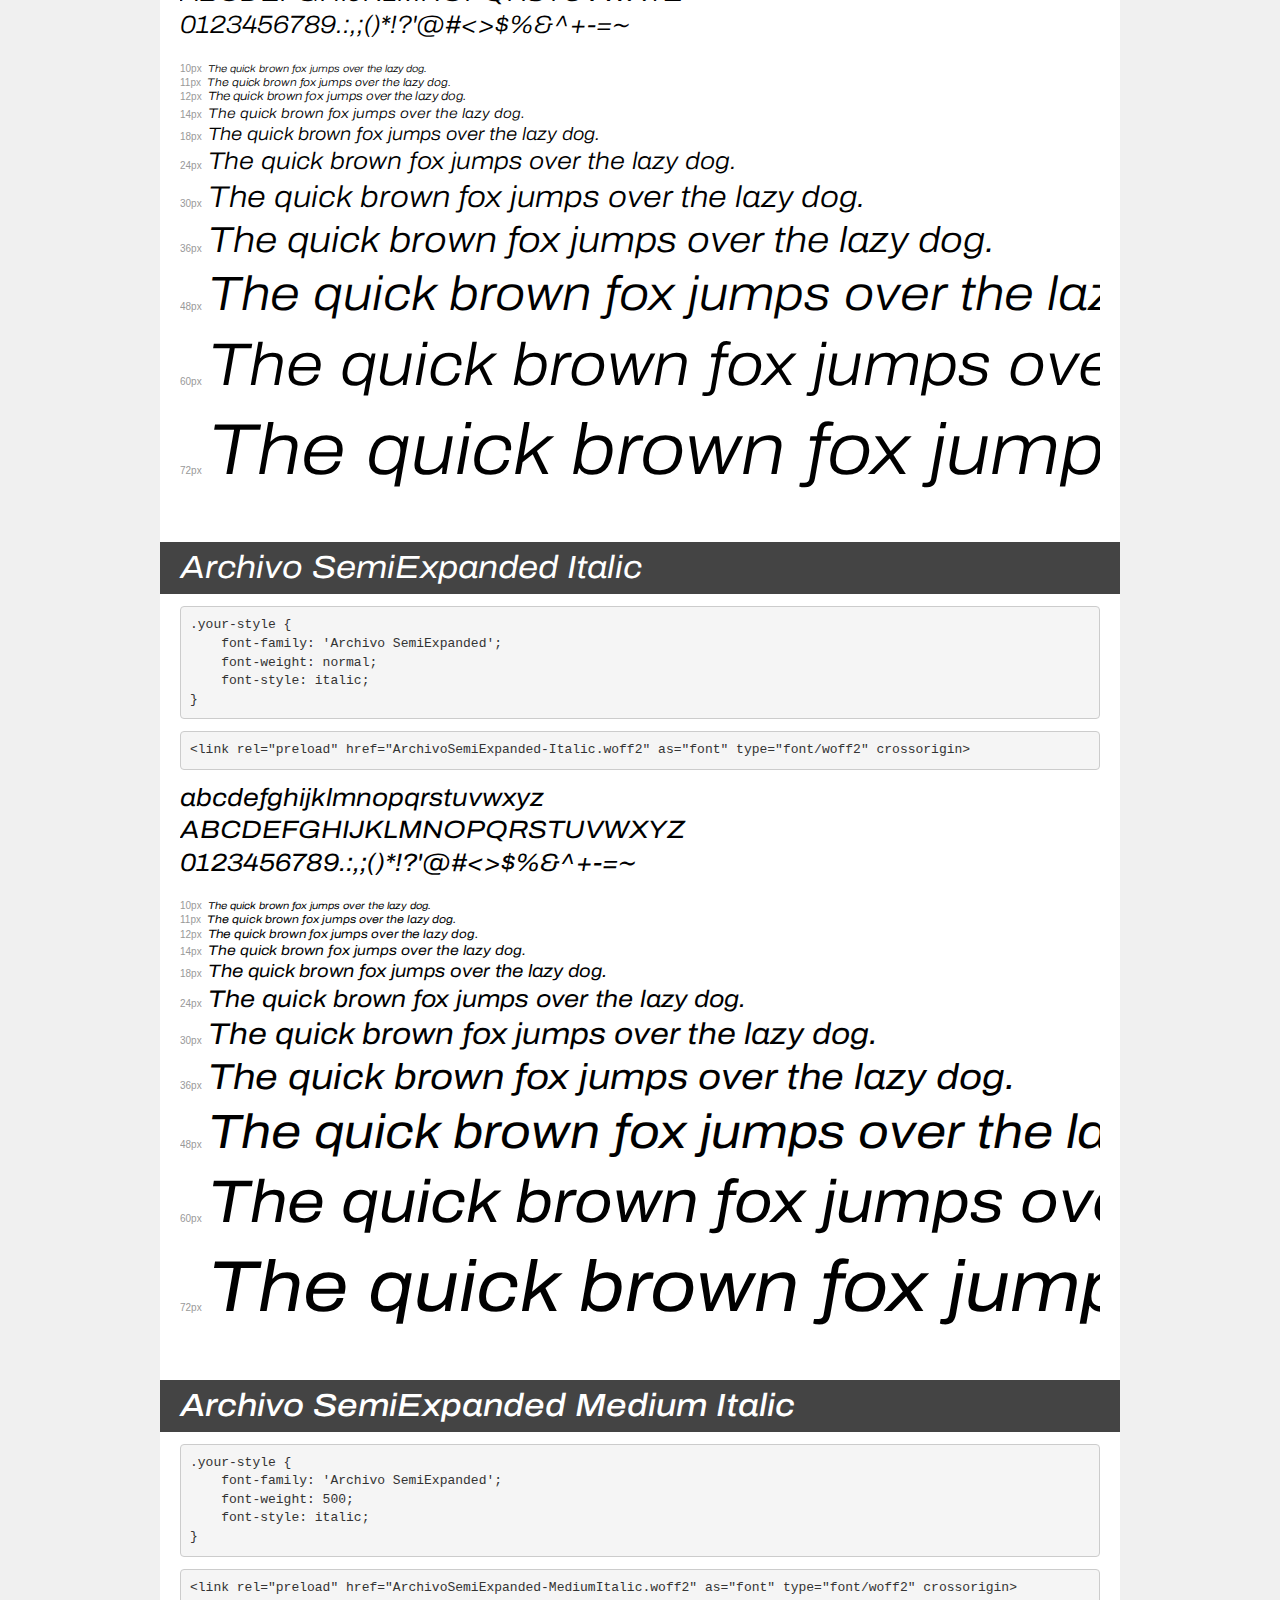
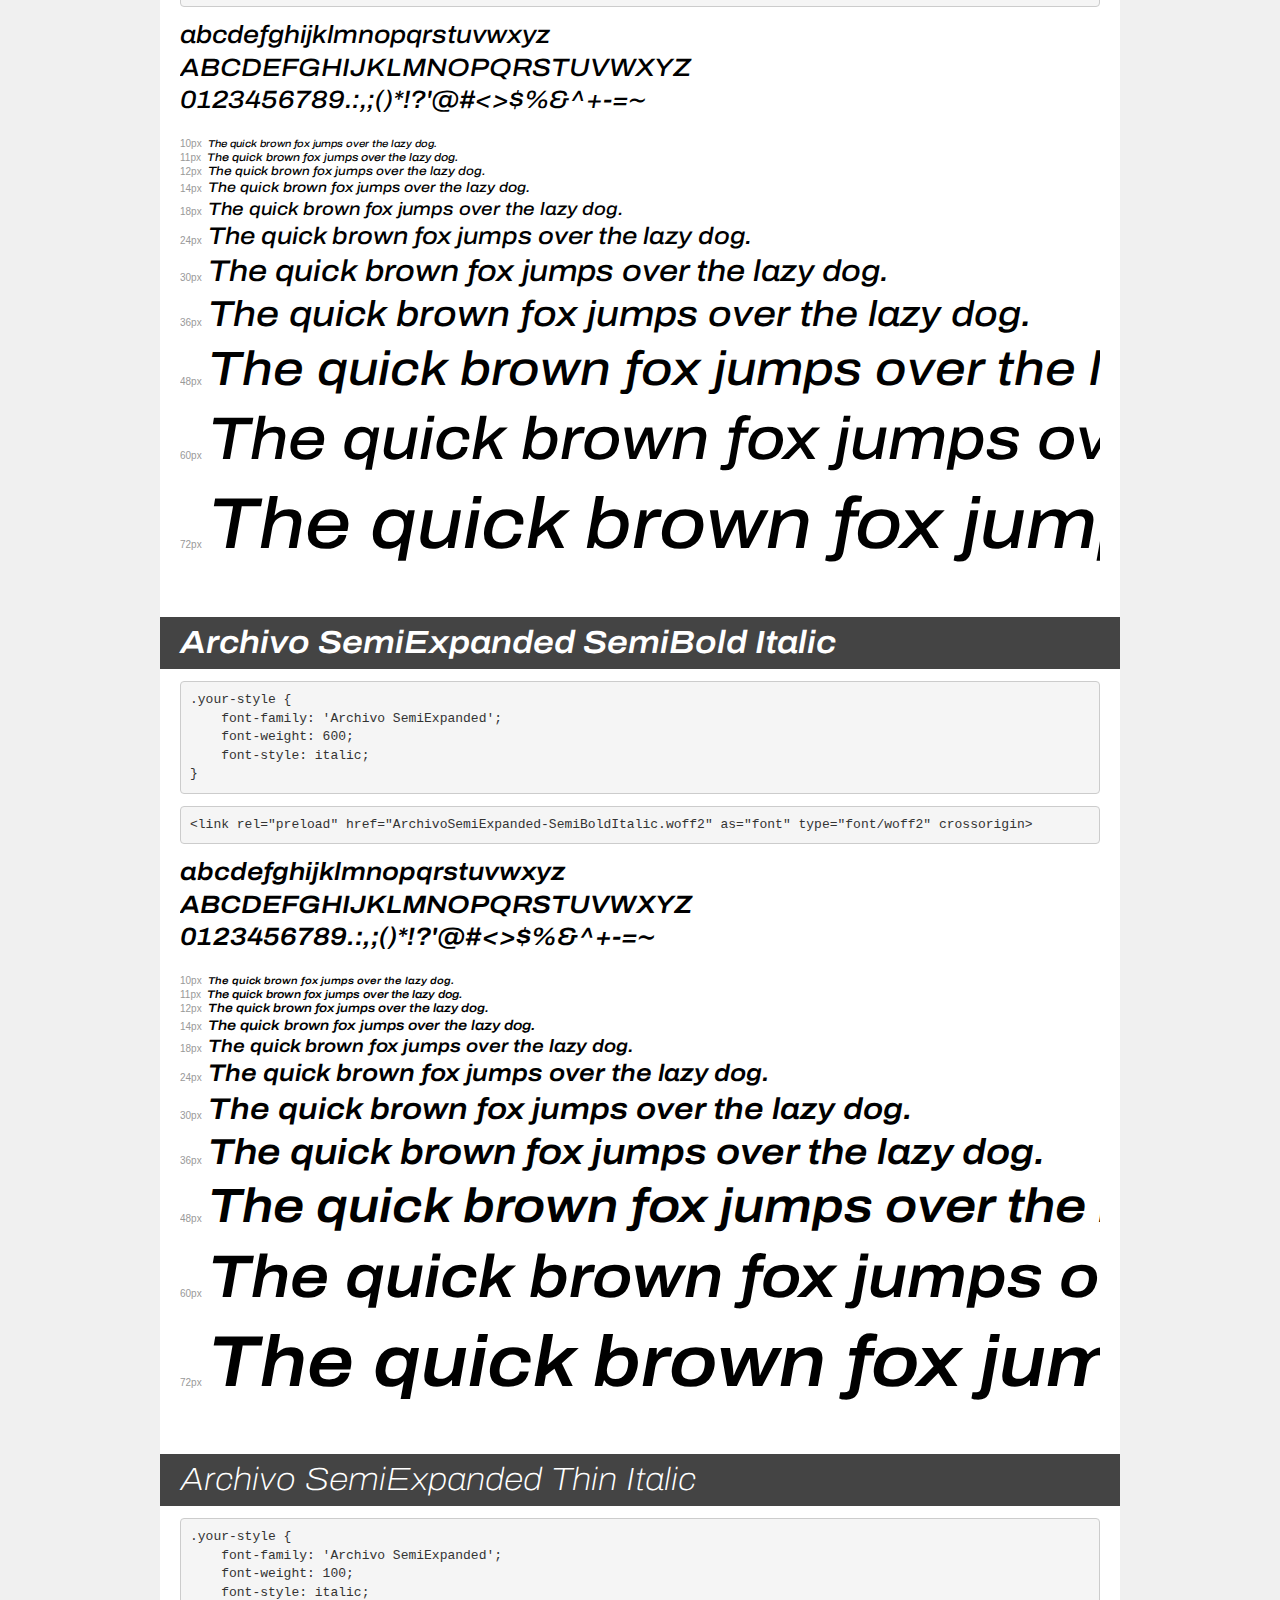
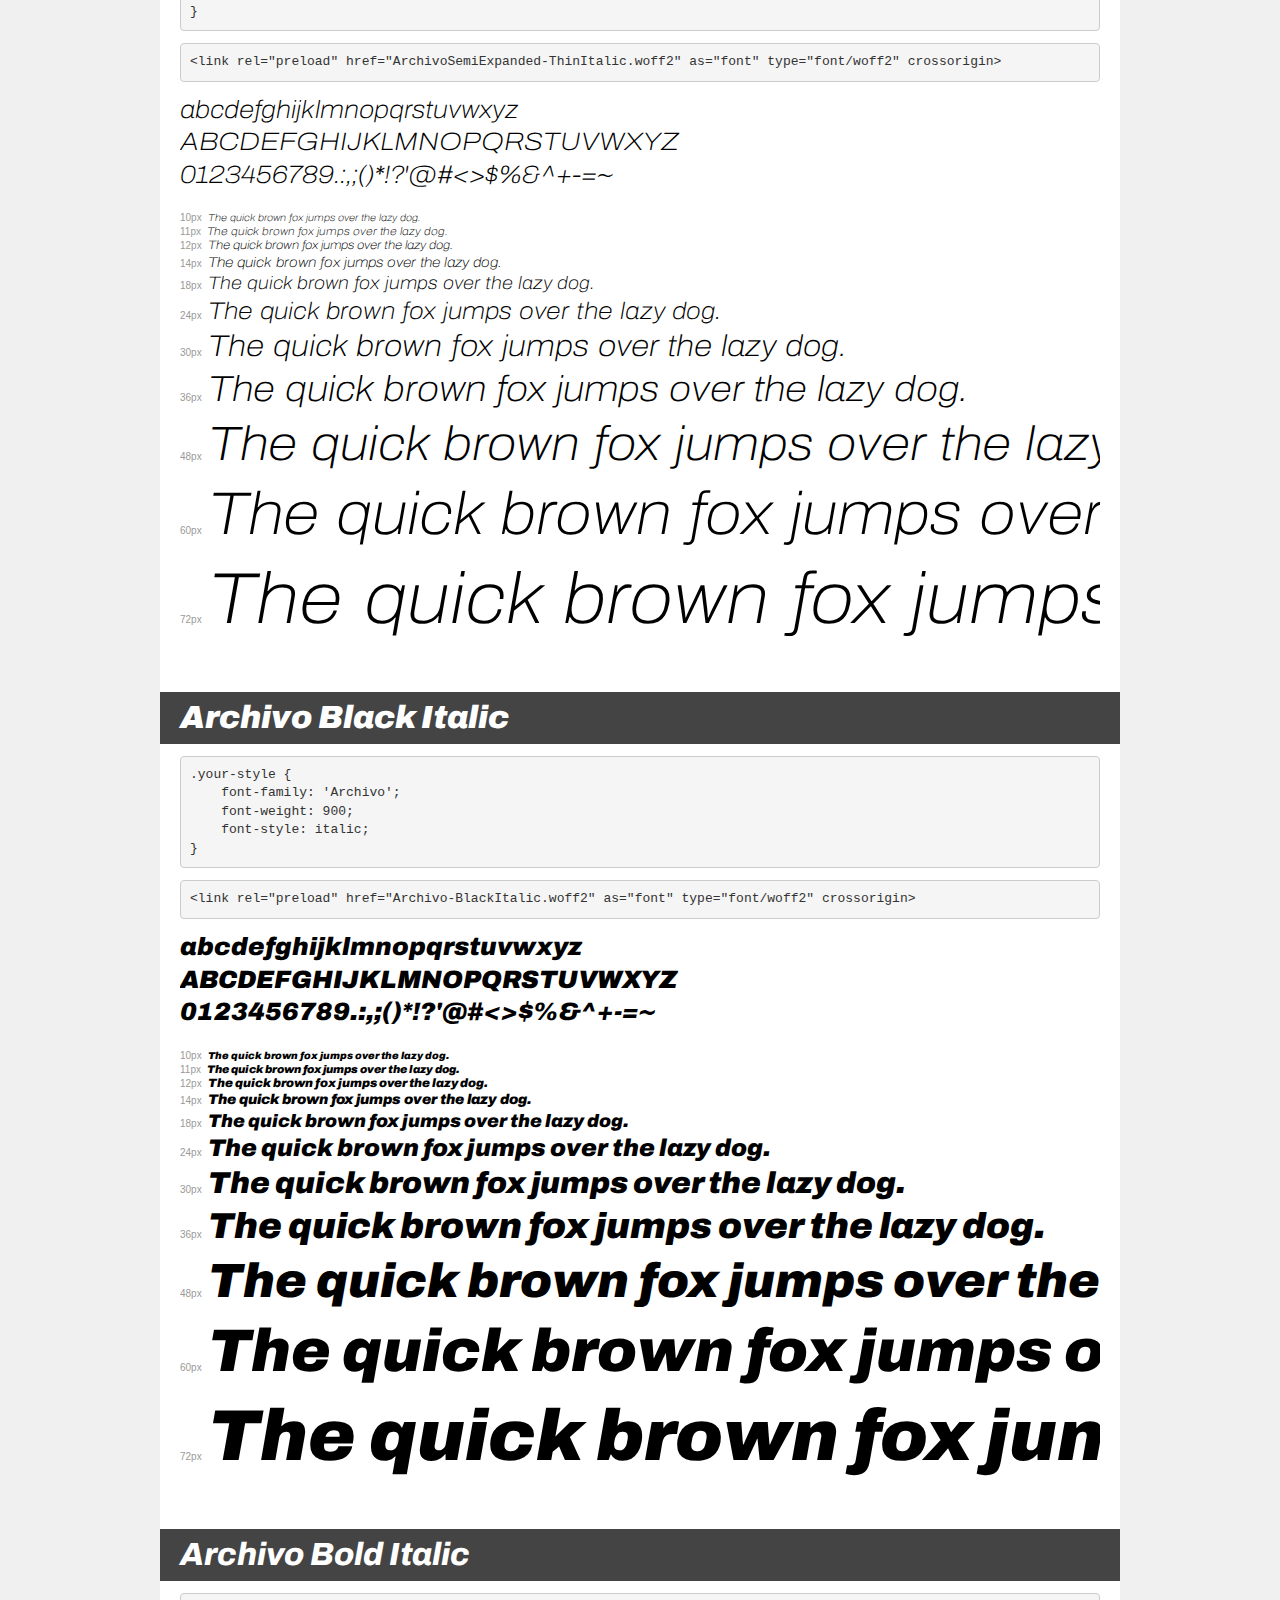
<file: fonts/Archivo/demo.html>
<!DOCTYPE html>
<html lang="en">
<head>
    <meta charset="utf-8">
    <meta http-equiv="X-UA-Compatible" content="IE=edge">
    <meta name="viewport" content="width=device-width, initial-scale=1">
    <meta name="robots" content="noindex, noarchive">
    <meta name="format-detection" content="telephone=no">
    <title>Transfonter demo</title>
    <link href="stylesheet.css" rel="stylesheet">
    <style>
        /*
        http://meyerweb.com/eric/tools/css/reset/
        v2.0 | 20110126
        License: none (public domain)
        */
        html, body, div, span, applet, object, iframe,
        h1, h2, h3, h4, h5, h6, p, blockquote, pre,
        a, abbr, acronym, address, big, cite, code,
        del, dfn, em, img, ins, kbd, q, s, samp,
        small, strike, strong, sub, sup, tt, var,
        b, u, i, center,
        dl, dt, dd, ol, ul, li,
        fieldset, form, label, legend,
        table, caption, tbody, tfoot, thead, tr, th, td,
        article, aside, canvas, details, embed,
        figure, figcaption, footer, header, hgroup,
        menu, nav, output, ruby, section, summary,
        time, mark, audio, video {
            margin: 0;
            padding: 0;
            border: 0;
            font-size: 100%;
            font: inherit;
            vertical-align: baseline;
        }
        /* HTML5 display-role reset for older browsers */
        article, aside, details, figcaption, figure,
        footer, header, hgroup, menu, nav, section {
            display: block;
        }
        body {
            line-height: 1;
        }
        ol, ul {
            list-style: none;
        }
        blockquote, q {
            quotes: none;
        }
        blockquote:before, blockquote:after,
        q:before, q:after {
            content: '';
            content: none;
        }
        table {
            border-collapse: collapse;
            border-spacing: 0;
        }
        /* demo styles */
        body {
            background: #f0f0f0;
            color: #000;
        }
        .page {
            background: #fff;
            width: 920px;
            margin: 0 auto;
            padding: 20px 20px 0 20px;
            overflow: hidden;
        }
        .font-container {
            overflow-x: auto;
            overflow-y: hidden;
            margin-bottom: 40px;
            line-height: 1.3;
            white-space: nowrap;
            padding-bottom: 5px;
        }
        h1 {
            position: relative;
            background: #444;
            font-size: 32px;
            color: #fff;
            padding: 10px 20px;
            margin: 0 -20px 12px -20px;
        }
        .letters {
            font-size: 25px;
            margin-bottom: 20px;
        }
        .s10:before {
            content: '10px';
        }
        .s11:before {
            content: '11px';
        }
        .s12:before {
            content: '12px';
        }
        .s14:before {
            content: '14px';
        }
        .s18:before {
            content: '18px';
        }
        .s24:before {
            content: '24px';
        }
        .s30:before {
            content: '30px';
        }
        .s36:before {
            content: '36px';
        }
        .s48:before {
            content: '48px';
        }
        .s60:before {
            content: '60px';
        }
        .s72:before {
            content: '72px';
        }
        .s10:before, .s11:before, .s12:before, .s14:before,
        .s18:before, .s24:before, .s30:before, .s36:before,
        .s48:before, .s60:before, .s72:before {
            font-family: Arial, sans-serif;
            font-size: 10px;
            font-weight: normal;
            font-style: normal;
            color: #999;
            padding-right: 6px;
        }
        pre {
            display: block;
            padding: 9px;
            margin: 0 0 12px;
            font-family: Monaco, Menlo, Consolas, "Courier New", monospace;
            font-size: 13px;
            line-height: 1.428571429;
            color: #333;
            font-weight: normal;
            font-style: normal;
            background-color: #f5f5f5;
            border: 1px solid #ccc;
            overflow-x: auto;
            border-radius: 4px;
        }
        /* responsive */
        @media (max-width: 959px) {
            .page {
                width: auto;
                margin: 0;
            }
        }
    </style>
</head>
<body>
<div class="page">
    <div class="demo">
        <h1 style="font-family: 'Archivo Expanded'; font-weight: bold; font-style: italic;">Archivo Expanded Bold Italic</h1>
        <pre title="Usage">.your-style {
    font-family: 'Archivo Expanded';
    font-weight: bold;
    font-style: italic;
}</pre>
        <pre title="Preload (optional)">
&lt;link rel=&quot;preload&quot; href=&quot;ArchivoExpanded-BoldItalic.woff2&quot; as=&quot;font&quot; type=&quot;font/woff2&quot; crossorigin&gt;</pre>
        <div class="font-container" style="font-family: 'Archivo Expanded'; font-weight: bold; font-style: italic;">
            <p class="letters">
                abcdefghijklmnopqrstuvwxyz<br>
ABCDEFGHIJKLMNOPQRSTUVWXYZ<br>
                0123456789.:,;()*!?'@#&lt;&gt;$%&^+-=~
            </p>
            <p class="s10" style="font-size: 10px;">The quick brown fox jumps over the lazy dog.</p>
            <p class="s11" style="font-size: 11px;">The quick brown fox jumps over the lazy dog.</p>
            <p class="s12" style="font-size: 12px;">The quick brown fox jumps over the lazy dog.</p>
            <p class="s14" style="font-size: 14px;">The quick brown fox jumps over the lazy dog.</p>
            <p class="s18" style="font-size: 18px;">The quick brown fox jumps over the lazy dog.</p>
            <p class="s24" style="font-size: 24px;">The quick brown fox jumps over the lazy dog.</p>
            <p class="s30" style="font-size: 30px;">The quick brown fox jumps over the lazy dog.</p>
            <p class="s36" style="font-size: 36px;">The quick brown fox jumps over the lazy dog.</p>
            <p class="s48" style="font-size: 48px;">The quick brown fox jumps over the lazy dog.</p>
            <p class="s60" style="font-size: 60px;">The quick brown fox jumps over the lazy dog.</p>
            <p class="s72" style="font-size: 72px;">The quick brown fox jumps over the lazy dog.</p>
        </div>
    </div>

    <div class="demo">
        <h1 style="font-family: 'Archivo Expanded'; font-weight: 900; font-style: italic;">Archivo Expanded Black Italic</h1>
        <pre title="Usage">.your-style {
    font-family: 'Archivo Expanded';
    font-weight: 900;
    font-style: italic;
}</pre>
        <pre title="Preload (optional)">
&lt;link rel=&quot;preload&quot; href=&quot;ArchivoExpanded-BlackItalic.woff2&quot; as=&quot;font&quot; type=&quot;font/woff2&quot; crossorigin&gt;</pre>
        <div class="font-container" style="font-family: 'Archivo Expanded'; font-weight: 900; font-style: italic;">
            <p class="letters">
                abcdefghijklmnopqrstuvwxyz<br>
ABCDEFGHIJKLMNOPQRSTUVWXYZ<br>
                0123456789.:,;()*!?'@#&lt;&gt;$%&^+-=~
            </p>
            <p class="s10" style="font-size: 10px;">The quick brown fox jumps over the lazy dog.</p>
            <p class="s11" style="font-size: 11px;">The quick brown fox jumps over the lazy dog.</p>
            <p class="s12" style="font-size: 12px;">The quick brown fox jumps over the lazy dog.</p>
            <p class="s14" style="font-size: 14px;">The quick brown fox jumps over the lazy dog.</p>
            <p class="s18" style="font-size: 18px;">The quick brown fox jumps over the lazy dog.</p>
            <p class="s24" style="font-size: 24px;">The quick brown fox jumps over the lazy dog.</p>
            <p class="s30" style="font-size: 30px;">The quick brown fox jumps over the lazy dog.</p>
            <p class="s36" style="font-size: 36px;">The quick brown fox jumps over the lazy dog.</p>
            <p class="s48" style="font-size: 48px;">The quick brown fox jumps over the lazy dog.</p>
            <p class="s60" style="font-size: 60px;">The quick brown fox jumps over the lazy dog.</p>
            <p class="s72" style="font-size: 72px;">The quick brown fox jumps over the lazy dog.</p>
        </div>
    </div>

    <div class="demo">
        <h1 style="font-family: 'Archivo Expanded'; font-weight: bold; font-style: italic;">Archivo Expanded ExtraBold Italic</h1>
        <pre title="Usage">.your-style {
    font-family: 'Archivo Expanded';
    font-weight: bold;
    font-style: italic;
}</pre>
        <pre title="Preload (optional)">
&lt;link rel=&quot;preload&quot; href=&quot;ArchivoExpanded-ExtraBoldItalic.woff2&quot; as=&quot;font&quot; type=&quot;font/woff2&quot; crossorigin&gt;</pre>
        <div class="font-container" style="font-family: 'Archivo Expanded'; font-weight: bold; font-style: italic;">
            <p class="letters">
                abcdefghijklmnopqrstuvwxyz<br>
ABCDEFGHIJKLMNOPQRSTUVWXYZ<br>
                0123456789.:,;()*!?'@#&lt;&gt;$%&^+-=~
            </p>
            <p class="s10" style="font-size: 10px;">The quick brown fox jumps over the lazy dog.</p>
            <p class="s11" style="font-size: 11px;">The quick brown fox jumps over the lazy dog.</p>
            <p class="s12" style="font-size: 12px;">The quick brown fox jumps over the lazy dog.</p>
            <p class="s14" style="font-size: 14px;">The quick brown fox jumps over the lazy dog.</p>
            <p class="s18" style="font-size: 18px;">The quick brown fox jumps over the lazy dog.</p>
            <p class="s24" style="font-size: 24px;">The quick brown fox jumps over the lazy dog.</p>
            <p class="s30" style="font-size: 30px;">The quick brown fox jumps over the lazy dog.</p>
            <p class="s36" style="font-size: 36px;">The quick brown fox jumps over the lazy dog.</p>
            <p class="s48" style="font-size: 48px;">The quick brown fox jumps over the lazy dog.</p>
            <p class="s60" style="font-size: 60px;">The quick brown fox jumps over the lazy dog.</p>
            <p class="s72" style="font-size: 72px;">The quick brown fox jumps over the lazy dog.</p>
        </div>
    </div>

    <div class="demo">
        <h1 style="font-family: 'Archivo Expanded'; font-weight: 200; font-style: italic;">Archivo Expanded ExtraLight Italic</h1>
        <pre title="Usage">.your-style {
    font-family: 'Archivo Expanded';
    font-weight: 200;
    font-style: italic;
}</pre>
        <pre title="Preload (optional)">
&lt;link rel=&quot;preload&quot; href=&quot;ArchivoExpanded-ExtraLightItalic.woff2&quot; as=&quot;font&quot; type=&quot;font/woff2&quot; crossorigin&gt;</pre>
        <div class="font-container" style="font-family: 'Archivo Expanded'; font-weight: 200; font-style: italic;">
            <p class="letters">
                abcdefghijklmnopqrstuvwxyz<br>
ABCDEFGHIJKLMNOPQRSTUVWXYZ<br>
                0123456789.:,;()*!?'@#&lt;&gt;$%&^+-=~
            </p>
            <p class="s10" style="font-size: 10px;">The quick brown fox jumps over the lazy dog.</p>
            <p class="s11" style="font-size: 11px;">The quick brown fox jumps over the lazy dog.</p>
            <p class="s12" style="font-size: 12px;">The quick brown fox jumps over the lazy dog.</p>
            <p class="s14" style="font-size: 14px;">The quick brown fox jumps over the lazy dog.</p>
            <p class="s18" style="font-size: 18px;">The quick brown fox jumps over the lazy dog.</p>
            <p class="s24" style="font-size: 24px;">The quick brown fox jumps over the lazy dog.</p>
            <p class="s30" style="font-size: 30px;">The quick brown fox jumps over the lazy dog.</p>
            <p class="s36" style="font-size: 36px;">The quick brown fox jumps over the lazy dog.</p>
            <p class="s48" style="font-size: 48px;">The quick brown fox jumps over the lazy dog.</p>
            <p class="s60" style="font-size: 60px;">The quick brown fox jumps over the lazy dog.</p>
            <p class="s72" style="font-size: 72px;">The quick brown fox jumps over the lazy dog.</p>
        </div>
    </div>

    <div class="demo">
        <h1 style="font-family: 'Archivo Expanded'; font-weight: 300; font-style: italic;">Archivo Expanded Light Italic</h1>
        <pre title="Usage">.your-style {
    font-family: 'Archivo Expanded';
    font-weight: 300;
    font-style: italic;
}</pre>
        <pre title="Preload (optional)">
&lt;link rel=&quot;preload&quot; href=&quot;ArchivoExpanded-LightItalic.woff2&quot; as=&quot;font&quot; type=&quot;font/woff2&quot; crossorigin&gt;</pre>
        <div class="font-container" style="font-family: 'Archivo Expanded'; font-weight: 300; font-style: italic;">
            <p class="letters">
                abcdefghijklmnopqrstuvwxyz<br>
ABCDEFGHIJKLMNOPQRSTUVWXYZ<br>
                0123456789.:,;()*!?'@#&lt;&gt;$%&^+-=~
            </p>
            <p class="s10" style="font-size: 10px;">The quick brown fox jumps over the lazy dog.</p>
            <p class="s11" style="font-size: 11px;">The quick brown fox jumps over the lazy dog.</p>
            <p class="s12" style="font-size: 12px;">The quick brown fox jumps over the lazy dog.</p>
            <p class="s14" style="font-size: 14px;">The quick brown fox jumps over the lazy dog.</p>
            <p class="s18" style="font-size: 18px;">The quick brown fox jumps over the lazy dog.</p>
            <p class="s24" style="font-size: 24px;">The quick brown fox jumps over the lazy dog.</p>
            <p class="s30" style="font-size: 30px;">The quick brown fox jumps over the lazy dog.</p>
            <p class="s36" style="font-size: 36px;">The quick brown fox jumps over the lazy dog.</p>
            <p class="s48" style="font-size: 48px;">The quick brown fox jumps over the lazy dog.</p>
            <p class="s60" style="font-size: 60px;">The quick brown fox jumps over the lazy dog.</p>
            <p class="s72" style="font-size: 72px;">The quick brown fox jumps over the lazy dog.</p>
        </div>
    </div>

    <div class="demo">
        <h1 style="font-family: 'Archivo Expanded'; font-weight: normal; font-style: italic;">Archivo Expanded Italic</h1>
        <pre title="Usage">.your-style {
    font-family: 'Archivo Expanded';
    font-weight: normal;
    font-style: italic;
}</pre>
        <pre title="Preload (optional)">
&lt;link rel=&quot;preload&quot; href=&quot;ArchivoExpanded-Italic.woff2&quot; as=&quot;font&quot; type=&quot;font/woff2&quot; crossorigin&gt;</pre>
        <div class="font-container" style="font-family: 'Archivo Expanded'; font-weight: normal; font-style: italic;">
            <p class="letters">
                abcdefghijklmnopqrstuvwxyz<br>
ABCDEFGHIJKLMNOPQRSTUVWXYZ<br>
                0123456789.:,;()*!?'@#&lt;&gt;$%&^+-=~
            </p>
            <p class="s10" style="font-size: 10px;">The quick brown fox jumps over the lazy dog.</p>
            <p class="s11" style="font-size: 11px;">The quick brown fox jumps over the lazy dog.</p>
            <p class="s12" style="font-size: 12px;">The quick brown fox jumps over the lazy dog.</p>
            <p class="s14" style="font-size: 14px;">The quick brown fox jumps over the lazy dog.</p>
            <p class="s18" style="font-size: 18px;">The quick brown fox jumps over the lazy dog.</p>
            <p class="s24" style="font-size: 24px;">The quick brown fox jumps over the lazy dog.</p>
            <p class="s30" style="font-size: 30px;">The quick brown fox jumps over the lazy dog.</p>
            <p class="s36" style="font-size: 36px;">The quick brown fox jumps over the lazy dog.</p>
            <p class="s48" style="font-size: 48px;">The quick brown fox jumps over the lazy dog.</p>
            <p class="s60" style="font-size: 60px;">The quick brown fox jumps over the lazy dog.</p>
            <p class="s72" style="font-size: 72px;">The quick brown fox jumps over the lazy dog.</p>
        </div>
    </div>

    <div class="demo">
        <h1 style="font-family: 'Archivo Expanded'; font-weight: 500; font-style: italic;">Archivo Expanded Medium Italic</h1>
        <pre title="Usage">.your-style {
    font-family: 'Archivo Expanded';
    font-weight: 500;
    font-style: italic;
}</pre>
        <pre title="Preload (optional)">
&lt;link rel=&quot;preload&quot; href=&quot;ArchivoExpanded-MediumItalic.woff2&quot; as=&quot;font&quot; type=&quot;font/woff2&quot; crossorigin&gt;</pre>
        <div class="font-container" style="font-family: 'Archivo Expanded'; font-weight: 500; font-style: italic;">
            <p class="letters">
                abcdefghijklmnopqrstuvwxyz<br>
ABCDEFGHIJKLMNOPQRSTUVWXYZ<br>
                0123456789.:,;()*!?'@#&lt;&gt;$%&^+-=~
            </p>
            <p class="s10" style="font-size: 10px;">The quick brown fox jumps over the lazy dog.</p>
            <p class="s11" style="font-size: 11px;">The quick brown fox jumps over the lazy dog.</p>
            <p class="s12" style="font-size: 12px;">The quick brown fox jumps over the lazy dog.</p>
            <p class="s14" style="font-size: 14px;">The quick brown fox jumps over the lazy dog.</p>
            <p class="s18" style="font-size: 18px;">The quick brown fox jumps over the lazy dog.</p>
            <p class="s24" style="font-size: 24px;">The quick brown fox jumps over the lazy dog.</p>
            <p class="s30" style="font-size: 30px;">The quick brown fox jumps over the lazy dog.</p>
            <p class="s36" style="font-size: 36px;">The quick brown fox jumps over the lazy dog.</p>
            <p class="s48" style="font-size: 48px;">The quick brown fox jumps over the lazy dog.</p>
            <p class="s60" style="font-size: 60px;">The quick brown fox jumps over the lazy dog.</p>
            <p class="s72" style="font-size: 72px;">The quick brown fox jumps over the lazy dog.</p>
        </div>
    </div>

    <div class="demo">
        <h1 style="font-family: 'Archivo Expanded'; font-weight: 600; font-style: italic;">Archivo Expanded SemiBold Italic</h1>
        <pre title="Usage">.your-style {
    font-family: 'Archivo Expanded';
    font-weight: 600;
    font-style: italic;
}</pre>
        <pre title="Preload (optional)">
&lt;link rel=&quot;preload&quot; href=&quot;ArchivoExpanded-SemiBoldItalic.woff2&quot; as=&quot;font&quot; type=&quot;font/woff2&quot; crossorigin&gt;</pre>
        <div class="font-container" style="font-family: 'Archivo Expanded'; font-weight: 600; font-style: italic;">
            <p class="letters">
                abcdefghijklmnopqrstuvwxyz<br>
ABCDEFGHIJKLMNOPQRSTUVWXYZ<br>
                0123456789.:,;()*!?'@#&lt;&gt;$%&^+-=~
            </p>
            <p class="s10" style="font-size: 10px;">The quick brown fox jumps over the lazy dog.</p>
            <p class="s11" style="font-size: 11px;">The quick brown fox jumps over the lazy dog.</p>
            <p class="s12" style="font-size: 12px;">The quick brown fox jumps over the lazy dog.</p>
            <p class="s14" style="font-size: 14px;">The quick brown fox jumps over the lazy dog.</p>
            <p class="s18" style="font-size: 18px;">The quick brown fox jumps over the lazy dog.</p>
            <p class="s24" style="font-size: 24px;">The quick brown fox jumps over the lazy dog.</p>
            <p class="s30" style="font-size: 30px;">The quick brown fox jumps over the lazy dog.</p>
            <p class="s36" style="font-size: 36px;">The quick brown fox jumps over the lazy dog.</p>
            <p class="s48" style="font-size: 48px;">The quick brown fox jumps over the lazy dog.</p>
            <p class="s60" style="font-size: 60px;">The quick brown fox jumps over the lazy dog.</p>
            <p class="s72" style="font-size: 72px;">The quick brown fox jumps over the lazy dog.</p>
        </div>
    </div>

    <div class="demo">
        <h1 style="font-family: 'Archivo Expanded'; font-weight: 100; font-style: italic;">Archivo Expanded Thin Italic</h1>
        <pre title="Usage">.your-style {
    font-family: 'Archivo Expanded';
    font-weight: 100;
    font-style: italic;
}</pre>
        <pre title="Preload (optional)">
&lt;link rel=&quot;preload&quot; href=&quot;ArchivoExpanded-ThinItalic.woff2&quot; as=&quot;font&quot; type=&quot;font/woff2&quot; crossorigin&gt;</pre>
        <div class="font-container" style="font-family: 'Archivo Expanded'; font-weight: 100; font-style: italic;">
            <p class="letters">
                abcdefghijklmnopqrstuvwxyz<br>
ABCDEFGHIJKLMNOPQRSTUVWXYZ<br>
                0123456789.:,;()*!?'@#&lt;&gt;$%&^+-=~
            </p>
            <p class="s10" style="font-size: 10px;">The quick brown fox jumps over the lazy dog.</p>
            <p class="s11" style="font-size: 11px;">The quick brown fox jumps over the lazy dog.</p>
            <p class="s12" style="font-size: 12px;">The quick brown fox jumps over the lazy dog.</p>
            <p class="s14" style="font-size: 14px;">The quick brown fox jumps over the lazy dog.</p>
            <p class="s18" style="font-size: 18px;">The quick brown fox jumps over the lazy dog.</p>
            <p class="s24" style="font-size: 24px;">The quick brown fox jumps over the lazy dog.</p>
            <p class="s30" style="font-size: 30px;">The quick brown fox jumps over the lazy dog.</p>
            <p class="s36" style="font-size: 36px;">The quick brown fox jumps over the lazy dog.</p>
            <p class="s48" style="font-size: 48px;">The quick brown fox jumps over the lazy dog.</p>
            <p class="s60" style="font-size: 60px;">The quick brown fox jumps over the lazy dog.</p>
            <p class="s72" style="font-size: 72px;">The quick brown fox jumps over the lazy dog.</p>
        </div>
    </div>

    <div class="demo">
        <h1 style="font-family: 'Archivo SemiExpanded'; font-weight: 900; font-style: italic;">Archivo SemiExpanded Black Italic</h1>
        <pre title="Usage">.your-style {
    font-family: 'Archivo SemiExpanded';
    font-weight: 900;
    font-style: italic;
}</pre>
        <pre title="Preload (optional)">
&lt;link rel=&quot;preload&quot; href=&quot;ArchivoSemiExpanded-BlackItalic.woff2&quot; as=&quot;font&quot; type=&quot;font/woff2&quot; crossorigin&gt;</pre>
        <div class="font-container" style="font-family: 'Archivo SemiExpanded'; font-weight: 900; font-style: italic;">
            <p class="letters">
                abcdefghijklmnopqrstuvwxyz<br>
ABCDEFGHIJKLMNOPQRSTUVWXYZ<br>
                0123456789.:,;()*!?'@#&lt;&gt;$%&^+-=~
            </p>
            <p class="s10" style="font-size: 10px;">The quick brown fox jumps over the lazy dog.</p>
            <p class="s11" style="font-size: 11px;">The quick brown fox jumps over the lazy dog.</p>
            <p class="s12" style="font-size: 12px;">The quick brown fox jumps over the lazy dog.</p>
            <p class="s14" style="font-size: 14px;">The quick brown fox jumps over the lazy dog.</p>
            <p class="s18" style="font-size: 18px;">The quick brown fox jumps over the lazy dog.</p>
            <p class="s24" style="font-size: 24px;">The quick brown fox jumps over the lazy dog.</p>
            <p class="s30" style="font-size: 30px;">The quick brown fox jumps over the lazy dog.</p>
            <p class="s36" style="font-size: 36px;">The quick brown fox jumps over the lazy dog.</p>
            <p class="s48" style="font-size: 48px;">The quick brown fox jumps over the lazy dog.</p>
            <p class="s60" style="font-size: 60px;">The quick brown fox jumps over the lazy dog.</p>
            <p class="s72" style="font-size: 72px;">The quick brown fox jumps over the lazy dog.</p>
        </div>
    </div>

    <div class="demo">
        <h1 style="font-family: 'Archivo SemiExpanded'; font-weight: bold; font-style: italic;">Archivo SemiExpanded Bold Italic</h1>
        <pre title="Usage">.your-style {
    font-family: 'Archivo SemiExpanded';
    font-weight: bold;
    font-style: italic;
}</pre>
        <pre title="Preload (optional)">
&lt;link rel=&quot;preload&quot; href=&quot;ArchivoSemiExpanded-BoldItalic.woff2&quot; as=&quot;font&quot; type=&quot;font/woff2&quot; crossorigin&gt;</pre>
        <div class="font-container" style="font-family: 'Archivo SemiExpanded'; font-weight: bold; font-style: italic;">
            <p class="letters">
                abcdefghijklmnopqrstuvwxyz<br>
ABCDEFGHIJKLMNOPQRSTUVWXYZ<br>
                0123456789.:,;()*!?'@#&lt;&gt;$%&^+-=~
            </p>
            <p class="s10" style="font-size: 10px;">The quick brown fox jumps over the lazy dog.</p>
            <p class="s11" style="font-size: 11px;">The quick brown fox jumps over the lazy dog.</p>
            <p class="s12" style="font-size: 12px;">The quick brown fox jumps over the lazy dog.</p>
            <p class="s14" style="font-size: 14px;">The quick brown fox jumps over the lazy dog.</p>
            <p class="s18" style="font-size: 18px;">The quick brown fox jumps over the lazy dog.</p>
            <p class="s24" style="font-size: 24px;">The quick brown fox jumps over the lazy dog.</p>
            <p class="s30" style="font-size: 30px;">The quick brown fox jumps over the lazy dog.</p>
            <p class="s36" style="font-size: 36px;">The quick brown fox jumps over the lazy dog.</p>
            <p class="s48" style="font-size: 48px;">The quick brown fox jumps over the lazy dog.</p>
            <p class="s60" style="font-size: 60px;">The quick brown fox jumps over the lazy dog.</p>
            <p class="s72" style="font-size: 72px;">The quick brown fox jumps over the lazy dog.</p>
        </div>
    </div>

    <div class="demo">
        <h1 style="font-family: 'Archivo SemiExpanded'; font-weight: bold; font-style: italic;">Archivo SemiExpanded ExtraBold Italic</h1>
        <pre title="Usage">.your-style {
    font-family: 'Archivo SemiExpanded';
    font-weight: bold;
    font-style: italic;
}</pre>
        <pre title="Preload (optional)">
&lt;link rel=&quot;preload&quot; href=&quot;ArchivoSemiExpanded-ExtraBoldItalic.woff2&quot; as=&quot;font&quot; type=&quot;font/woff2&quot; crossorigin&gt;</pre>
        <div class="font-container" style="font-family: 'Archivo SemiExpanded'; font-weight: bold; font-style: italic;">
            <p class="letters">
                abcdefghijklmnopqrstuvwxyz<br>
ABCDEFGHIJKLMNOPQRSTUVWXYZ<br>
                0123456789.:,;()*!?'@#&lt;&gt;$%&^+-=~
            </p>
            <p class="s10" style="font-size: 10px;">The quick brown fox jumps over the lazy dog.</p>
            <p class="s11" style="font-size: 11px;">The quick brown fox jumps over the lazy dog.</p>
            <p class="s12" style="font-size: 12px;">The quick brown fox jumps over the lazy dog.</p>
            <p class="s14" style="font-size: 14px;">The quick brown fox jumps over the lazy dog.</p>
            <p class="s18" style="font-size: 18px;">The quick brown fox jumps over the lazy dog.</p>
            <p class="s24" style="font-size: 24px;">The quick brown fox jumps over the lazy dog.</p>
            <p class="s30" style="font-size: 30px;">The quick brown fox jumps over the lazy dog.</p>
            <p class="s36" style="font-size: 36px;">The quick brown fox jumps over the lazy dog.</p>
            <p class="s48" style="font-size: 48px;">The quick brown fox jumps over the lazy dog.</p>
            <p class="s60" style="font-size: 60px;">The quick brown fox jumps over the lazy dog.</p>
            <p class="s72" style="font-size: 72px;">The quick brown fox jumps over the lazy dog.</p>
        </div>
    </div>

    <div class="demo">
        <h1 style="font-family: 'Archivo SemiExpanded'; font-weight: 200; font-style: italic;">Archivo SemiExpanded ExtraLight Italic</h1>
        <pre title="Usage">.your-style {
    font-family: 'Archivo SemiExpanded';
    font-weight: 200;
    font-style: italic;
}</pre>
        <pre title="Preload (optional)">
&lt;link rel=&quot;preload&quot; href=&quot;ArchivoSemiExpanded-ExtraLightItalic.woff2&quot; as=&quot;font&quot; type=&quot;font/woff2&quot; crossorigin&gt;</pre>
        <div class="font-container" style="font-family: 'Archivo SemiExpanded'; font-weight: 200; font-style: italic;">
            <p class="letters">
                abcdefghijklmnopqrstuvwxyz<br>
ABCDEFGHIJKLMNOPQRSTUVWXYZ<br>
                0123456789.:,;()*!?'@#&lt;&gt;$%&^+-=~
            </p>
            <p class="s10" style="font-size: 10px;">The quick brown fox jumps over the lazy dog.</p>
            <p class="s11" style="font-size: 11px;">The quick brown fox jumps over the lazy dog.</p>
            <p class="s12" style="font-size: 12px;">The quick brown fox jumps over the lazy dog.</p>
            <p class="s14" style="font-size: 14px;">The quick brown fox jumps over the lazy dog.</p>
            <p class="s18" style="font-size: 18px;">The quick brown fox jumps over the lazy dog.</p>
            <p class="s24" style="font-size: 24px;">The quick brown fox jumps over the lazy dog.</p>
            <p class="s30" style="font-size: 30px;">The quick brown fox jumps over the lazy dog.</p>
            <p class="s36" style="font-size: 36px;">The quick brown fox jumps over the lazy dog.</p>
            <p class="s48" style="font-size: 48px;">The quick brown fox jumps over the lazy dog.</p>
            <p class="s60" style="font-size: 60px;">The quick brown fox jumps over the lazy dog.</p>
            <p class="s72" style="font-size: 72px;">The quick brown fox jumps over the lazy dog.</p>
        </div>
    </div>

    <div class="demo">
        <h1 style="font-family: 'Archivo SemiExpanded'; font-weight: 300; font-style: italic;">Archivo SemiExpanded Light Italic</h1>
        <pre title="Usage">.your-style {
    font-family: 'Archivo SemiExpanded';
    font-weight: 300;
    font-style: italic;
}</pre>
        <pre title="Preload (optional)">
&lt;link rel=&quot;preload&quot; href=&quot;ArchivoSemiExpanded-LightItalic.woff2&quot; as=&quot;font&quot; type=&quot;font/woff2&quot; crossorigin&gt;</pre>
        <div class="font-container" style="font-family: 'Archivo SemiExpanded'; font-weight: 300; font-style: italic;">
            <p class="letters">
                abcdefghijklmnopqrstuvwxyz<br>
ABCDEFGHIJKLMNOPQRSTUVWXYZ<br>
                0123456789.:,;()*!?'@#&lt;&gt;$%&^+-=~
            </p>
            <p class="s10" style="font-size: 10px;">The quick brown fox jumps over the lazy dog.</p>
            <p class="s11" style="font-size: 11px;">The quick brown fox jumps over the lazy dog.</p>
            <p class="s12" style="font-size: 12px;">The quick brown fox jumps over the lazy dog.</p>
            <p class="s14" style="font-size: 14px;">The quick brown fox jumps over the lazy dog.</p>
            <p class="s18" style="font-size: 18px;">The quick brown fox jumps over the lazy dog.</p>
            <p class="s24" style="font-size: 24px;">The quick brown fox jumps over the lazy dog.</p>
            <p class="s30" style="font-size: 30px;">The quick brown fox jumps over the lazy dog.</p>
            <p class="s36" style="font-size: 36px;">The quick brown fox jumps over the lazy dog.</p>
            <p class="s48" style="font-size: 48px;">The quick brown fox jumps over the lazy dog.</p>
            <p class="s60" style="font-size: 60px;">The quick brown fox jumps over the lazy dog.</p>
            <p class="s72" style="font-size: 72px;">The quick brown fox jumps over the lazy dog.</p>
        </div>
    </div>

    <div class="demo">
        <h1 style="font-family: 'Archivo SemiExpanded'; font-weight: normal; font-style: italic;">Archivo SemiExpanded Italic</h1>
        <pre title="Usage">.your-style {
    font-family: 'Archivo SemiExpanded';
    font-weight: normal;
    font-style: italic;
}</pre>
        <pre title="Preload (optional)">
&lt;link rel=&quot;preload&quot; href=&quot;ArchivoSemiExpanded-Italic.woff2&quot; as=&quot;font&quot; type=&quot;font/woff2&quot; crossorigin&gt;</pre>
        <div class="font-container" style="font-family: 'Archivo SemiExpanded'; font-weight: normal; font-style: italic;">
            <p class="letters">
                abcdefghijklmnopqrstuvwxyz<br>
ABCDEFGHIJKLMNOPQRSTUVWXYZ<br>
                0123456789.:,;()*!?'@#&lt;&gt;$%&^+-=~
            </p>
            <p class="s10" style="font-size: 10px;">The quick brown fox jumps over the lazy dog.</p>
            <p class="s11" style="font-size: 11px;">The quick brown fox jumps over the lazy dog.</p>
            <p class="s12" style="font-size: 12px;">The quick brown fox jumps over the lazy dog.</p>
            <p class="s14" style="font-size: 14px;">The quick brown fox jumps over the lazy dog.</p>
            <p class="s18" style="font-size: 18px;">The quick brown fox jumps over the lazy dog.</p>
            <p class="s24" style="font-size: 24px;">The quick brown fox jumps over the lazy dog.</p>
            <p class="s30" style="font-size: 30px;">The quick brown fox jumps over the lazy dog.</p>
            <p class="s36" style="font-size: 36px;">The quick brown fox jumps over the lazy dog.</p>
            <p class="s48" style="font-size: 48px;">The quick brown fox jumps over the lazy dog.</p>
            <p class="s60" style="font-size: 60px;">The quick brown fox jumps over the lazy dog.</p>
            <p class="s72" style="font-size: 72px;">The quick brown fox jumps over the lazy dog.</p>
        </div>
    </div>

    <div class="demo">
        <h1 style="font-family: 'Archivo SemiExpanded'; font-weight: 500; font-style: italic;">Archivo SemiExpanded Medium Italic</h1>
        <pre title="Usage">.your-style {
    font-family: 'Archivo SemiExpanded';
    font-weight: 500;
    font-style: italic;
}</pre>
        <pre title="Preload (optional)">
&lt;link rel=&quot;preload&quot; href=&quot;ArchivoSemiExpanded-MediumItalic.woff2&quot; as=&quot;font&quot; type=&quot;font/woff2&quot; crossorigin&gt;</pre>
        <div class="font-container" style="font-family: 'Archivo SemiExpanded'; font-weight: 500; font-style: italic;">
            <p class="letters">
                abcdefghijklmnopqrstuvwxyz<br>
ABCDEFGHIJKLMNOPQRSTUVWXYZ<br>
                0123456789.:,;()*!?'@#&lt;&gt;$%&^+-=~
            </p>
            <p class="s10" style="font-size: 10px;">The quick brown fox jumps over the lazy dog.</p>
            <p class="s11" style="font-size: 11px;">The quick brown fox jumps over the lazy dog.</p>
            <p class="s12" style="font-size: 12px;">The quick brown fox jumps over the lazy dog.</p>
            <p class="s14" style="font-size: 14px;">The quick brown fox jumps over the lazy dog.</p>
            <p class="s18" style="font-size: 18px;">The quick brown fox jumps over the lazy dog.</p>
            <p class="s24" style="font-size: 24px;">The quick brown fox jumps over the lazy dog.</p>
            <p class="s30" style="font-size: 30px;">The quick brown fox jumps over the lazy dog.</p>
            <p class="s36" style="font-size: 36px;">The quick brown fox jumps over the lazy dog.</p>
            <p class="s48" style="font-size: 48px;">The quick brown fox jumps over the lazy dog.</p>
            <p class="s60" style="font-size: 60px;">The quick brown fox jumps over the lazy dog.</p>
            <p class="s72" style="font-size: 72px;">The quick brown fox jumps over the lazy dog.</p>
        </div>
    </div>

    <div class="demo">
        <h1 style="font-family: 'Archivo SemiExpanded'; font-weight: 600; font-style: italic;">Archivo SemiExpanded SemiBold Italic</h1>
        <pre title="Usage">.your-style {
    font-family: 'Archivo SemiExpanded';
    font-weight: 600;
    font-style: italic;
}</pre>
        <pre title="Preload (optional)">
&lt;link rel=&quot;preload&quot; href=&quot;ArchivoSemiExpanded-SemiBoldItalic.woff2&quot; as=&quot;font&quot; type=&quot;font/woff2&quot; crossorigin&gt;</pre>
        <div class="font-container" style="font-family: 'Archivo SemiExpanded'; font-weight: 600; font-style: italic;">
            <p class="letters">
                abcdefghijklmnopqrstuvwxyz<br>
ABCDEFGHIJKLMNOPQRSTUVWXYZ<br>
                0123456789.:,;()*!?'@#&lt;&gt;$%&^+-=~
            </p>
            <p class="s10" style="font-size: 10px;">The quick brown fox jumps over the lazy dog.</p>
            <p class="s11" style="font-size: 11px;">The quick brown fox jumps over the lazy dog.</p>
            <p class="s12" style="font-size: 12px;">The quick brown fox jumps over the lazy dog.</p>
            <p class="s14" style="font-size: 14px;">The quick brown fox jumps over the lazy dog.</p>
            <p class="s18" style="font-size: 18px;">The quick brown fox jumps over the lazy dog.</p>
            <p class="s24" style="font-size: 24px;">The quick brown fox jumps over the lazy dog.</p>
            <p class="s30" style="font-size: 30px;">The quick brown fox jumps over the lazy dog.</p>
            <p class="s36" style="font-size: 36px;">The quick brown fox jumps over the lazy dog.</p>
            <p class="s48" style="font-size: 48px;">The quick brown fox jumps over the lazy dog.</p>
            <p class="s60" style="font-size: 60px;">The quick brown fox jumps over the lazy dog.</p>
            <p class="s72" style="font-size: 72px;">The quick brown fox jumps over the lazy dog.</p>
        </div>
    </div>

    <div class="demo">
        <h1 style="font-family: 'Archivo SemiExpanded'; font-weight: 100; font-style: italic;">Archivo SemiExpanded Thin Italic</h1>
        <pre title="Usage">.your-style {
    font-family: 'Archivo SemiExpanded';
    font-weight: 100;
    font-style: italic;
}</pre>
        <pre title="Preload (optional)">
&lt;link rel=&quot;preload&quot; href=&quot;ArchivoSemiExpanded-ThinItalic.woff2&quot; as=&quot;font&quot; type=&quot;font/woff2&quot; crossorigin&gt;</pre>
        <div class="font-container" style="font-family: 'Archivo SemiExpanded'; font-weight: 100; font-style: italic;">
            <p class="letters">
                abcdefghijklmnopqrstuvwxyz<br>
ABCDEFGHIJKLMNOPQRSTUVWXYZ<br>
                0123456789.:,;()*!?'@#&lt;&gt;$%&^+-=~
            </p>
            <p class="s10" style="font-size: 10px;">The quick brown fox jumps over the lazy dog.</p>
            <p class="s11" style="font-size: 11px;">The quick brown fox jumps over the lazy dog.</p>
            <p class="s12" style="font-size: 12px;">The quick brown fox jumps over the lazy dog.</p>
            <p class="s14" style="font-size: 14px;">The quick brown fox jumps over the lazy dog.</p>
            <p class="s18" style="font-size: 18px;">The quick brown fox jumps over the lazy dog.</p>
            <p class="s24" style="font-size: 24px;">The quick brown fox jumps over the lazy dog.</p>
            <p class="s30" style="font-size: 30px;">The quick brown fox jumps over the lazy dog.</p>
            <p class="s36" style="font-size: 36px;">The quick brown fox jumps over the lazy dog.</p>
            <p class="s48" style="font-size: 48px;">The quick brown fox jumps over the lazy dog.</p>
            <p class="s60" style="font-size: 60px;">The quick brown fox jumps over the lazy dog.</p>
            <p class="s72" style="font-size: 72px;">The quick brown fox jumps over the lazy dog.</p>
        </div>
    </div>

    <div class="demo">
        <h1 style="font-family: 'Archivo'; font-weight: 900; font-style: italic;">Archivo Black Italic</h1>
        <pre title="Usage">.your-style {
    font-family: 'Archivo';
    font-weight: 900;
    font-style: italic;
}</pre>
        <pre title="Preload (optional)">
&lt;link rel=&quot;preload&quot; href=&quot;Archivo-BlackItalic.woff2&quot; as=&quot;font&quot; type=&quot;font/woff2&quot; crossorigin&gt;</pre>
        <div class="font-container" style="font-family: 'Archivo'; font-weight: 900; font-style: italic;">
            <p class="letters">
                abcdefghijklmnopqrstuvwxyz<br>
ABCDEFGHIJKLMNOPQRSTUVWXYZ<br>
                0123456789.:,;()*!?'@#&lt;&gt;$%&^+-=~
            </p>
            <p class="s10" style="font-size: 10px;">The quick brown fox jumps over the lazy dog.</p>
            <p class="s11" style="font-size: 11px;">The quick brown fox jumps over the lazy dog.</p>
            <p class="s12" style="font-size: 12px;">The quick brown fox jumps over the lazy dog.</p>
            <p class="s14" style="font-size: 14px;">The quick brown fox jumps over the lazy dog.</p>
            <p class="s18" style="font-size: 18px;">The quick brown fox jumps over the lazy dog.</p>
            <p class="s24" style="font-size: 24px;">The quick brown fox jumps over the lazy dog.</p>
            <p class="s30" style="font-size: 30px;">The quick brown fox jumps over the lazy dog.</p>
            <p class="s36" style="font-size: 36px;">The quick brown fox jumps over the lazy dog.</p>
            <p class="s48" style="font-size: 48px;">The quick brown fox jumps over the lazy dog.</p>
            <p class="s60" style="font-size: 60px;">The quick brown fox jumps over the lazy dog.</p>
            <p class="s72" style="font-size: 72px;">The quick brown fox jumps over the lazy dog.</p>
        </div>
    </div>

    <div class="demo">
        <h1 style="font-family: 'Archivo'; font-weight: bold; font-style: italic;">Archivo Bold Italic</h1>
        <pre title="Usage">.your-style {
    font-family: 'Archivo';
    font-weight: bold;
    font-style: italic;
}</pre>
        <pre title="Preload (optional)">
&lt;link rel=&quot;preload&quot; href=&quot;Archivo-BoldItalic.woff2&quot; as=&quot;font&quot; type=&quot;font/woff2&quot; crossorigin&gt;</pre>
        <div class="font-container" style="font-family: 'Archivo'; font-weight: bold; font-style: italic;">
            <p class="letters">
                abcdefghijklmnopqrstuvwxyz<br>
ABCDEFGHIJKLMNOPQRSTUVWXYZ<br>
                0123456789.:,;()*!?'@#&lt;&gt;$%&^+-=~
            </p>
            <p class="s10" style="font-size: 10px;">The quick brown fox jumps over the lazy dog.</p>
            <p class="s11" style="font-size: 11px;">The quick brown fox jumps over the lazy dog.</p>
            <p class="s12" style="font-size: 12px;">The quick brown fox jumps over the lazy dog.</p>
            <p class="s14" style="font-size: 14px;">The quick brown fox jumps over the lazy dog.</p>
            <p class="s18" style="font-size: 18px;">The quick brown fox jumps over the lazy dog.</p>
            <p class="s24" style="font-size: 24px;">The quick brown fox jumps over the lazy dog.</p>
            <p class="s30" style="font-size: 30px;">The quick brown fox jumps over the lazy dog.</p>
            <p class="s36" style="font-size: 36px;">The quick brown fox jumps over the lazy dog.</p>
            <p class="s48" style="font-size: 48px;">The quick brown fox jumps over the lazy dog.</p>
            <p class="s60" style="font-size: 60px;">The quick brown fox jumps over the lazy dog.</p>
            <p class="s72" style="font-size: 72px;">The quick brown fox jumps over the lazy dog.</p>
        </div>
    </div>

    <div class="demo">
        <h1 style="font-family: 'Archivo'; font-weight: bold; font-style: italic;">Archivo ExtraBold Italic</h1>
        <pre title="Usage">.your-style {
    font-family: 'Archivo';
    font-weight: bold;
    font-style: italic;
}</pre>
        <pre title="Preload (optional)">
&lt;link rel=&quot;preload&quot; href=&quot;Archivo-ExtraBoldItalic.woff2&quot; as=&quot;font&quot; type=&quot;font/woff2&quot; crossorigin&gt;</pre>
        <div class="font-container" style="font-family: 'Archivo'; font-weight: bold; font-style: italic;">
            <p class="letters">
                abcdefghijklmnopqrstuvwxyz<br>
ABCDEFGHIJKLMNOPQRSTUVWXYZ<br>
                0123456789.:,;()*!?'@#&lt;&gt;$%&^+-=~
            </p>
            <p class="s10" style="font-size: 10px;">The quick brown fox jumps over the lazy dog.</p>
            <p class="s11" style="font-size: 11px;">The quick brown fox jumps over the lazy dog.</p>
            <p class="s12" style="font-size: 12px;">The quick brown fox jumps over the lazy dog.</p>
            <p class="s14" style="font-size: 14px;">The quick brown fox jumps over the lazy dog.</p>
            <p class="s18" style="font-size: 18px;">The quick brown fox jumps over the lazy dog.</p>
            <p class="s24" style="font-size: 24px;">The quick brown fox jumps over the lazy dog.</p>
            <p class="s30" style="font-size: 30px;">The quick brown fox jumps over the lazy dog.</p>
            <p class="s36" style="font-size: 36px;">The quick brown fox jumps over the lazy dog.</p>
            <p class="s48" style="font-size: 48px;">The quick brown fox jumps over the lazy dog.</p>
            <p class="s60" style="font-size: 60px;">The quick brown fox jumps over the lazy dog.</p>
            <p class="s72" style="font-size: 72px;">The quick brown fox jumps over the lazy dog.</p>
        </div>
    </div>

    <div class="demo">
        <h1 style="font-family: 'Archivo'; font-weight: normal; font-style: italic;">Archivo Italic</h1>
        <pre title="Usage">.your-style {
    font-family: 'Archivo';
    font-weight: normal;
    font-style: italic;
}</pre>
        <pre title="Preload (optional)">
&lt;link rel=&quot;preload&quot; href=&quot;Archivo-Italic.woff2&quot; as=&quot;font&quot; type=&quot;font/woff2&quot; crossorigin&gt;</pre>
        <div class="font-container" style="font-family: 'Archivo'; font-weight: normal; font-style: italic;">
            <p class="letters">
                abcdefghijklmnopqrstuvwxyz<br>
ABCDEFGHIJKLMNOPQRSTUVWXYZ<br>
                0123456789.:,;()*!?'@#&lt;&gt;$%&^+-=~
            </p>
            <p class="s10" style="font-size: 10px;">The quick brown fox jumps over the lazy dog.</p>
            <p class="s11" style="font-size: 11px;">The quick brown fox jumps over the lazy dog.</p>
            <p class="s12" style="font-size: 12px;">The quick brown fox jumps over the lazy dog.</p>
            <p class="s14" style="font-size: 14px;">The quick brown fox jumps over the lazy dog.</p>
            <p class="s18" style="font-size: 18px;">The quick brown fox jumps over the lazy dog.</p>
            <p class="s24" style="font-size: 24px;">The quick brown fox jumps over the lazy dog.</p>
            <p class="s30" style="font-size: 30px;">The quick brown fox jumps over the lazy dog.</p>
            <p class="s36" style="font-size: 36px;">The quick brown fox jumps over the lazy dog.</p>
            <p class="s48" style="font-size: 48px;">The quick brown fox jumps over the lazy dog.</p>
            <p class="s60" style="font-size: 60px;">The quick brown fox jumps over the lazy dog.</p>
            <p class="s72" style="font-size: 72px;">The quick brown fox jumps over the lazy dog.</p>
        </div>
    </div>

    <div class="demo">
        <h1 style="font-family: 'Archivo'; font-weight: 300; font-style: italic;">Archivo Light Italic</h1>
        <pre title="Usage">.your-style {
    font-family: 'Archivo';
    font-weight: 300;
    font-style: italic;
}</pre>
        <pre title="Preload (optional)">
&lt;link rel=&quot;preload&quot; href=&quot;Archivo-LightItalic.woff2&quot; as=&quot;font&quot; type=&quot;font/woff2&quot; crossorigin&gt;</pre>
        <div class="font-container" style="font-family: 'Archivo'; font-weight: 300; font-style: italic;">
            <p class="letters">
                abcdefghijklmnopqrstuvwxyz<br>
ABCDEFGHIJKLMNOPQRSTUVWXYZ<br>
                0123456789.:,;()*!?'@#&lt;&gt;$%&^+-=~
            </p>
            <p class="s10" style="font-size: 10px;">The quick brown fox jumps over the lazy dog.</p>
            <p class="s11" style="font-size: 11px;">The quick brown fox jumps over the lazy dog.</p>
            <p class="s12" style="font-size: 12px;">The quick brown fox jumps over the lazy dog.</p>
            <p class="s14" style="font-size: 14px;">The quick brown fox jumps over the lazy dog.</p>
            <p class="s18" style="font-size: 18px;">The quick brown fox jumps over the lazy dog.</p>
            <p class="s24" style="font-size: 24px;">The quick brown fox jumps over the lazy dog.</p>
            <p class="s30" style="font-size: 30px;">The quick brown fox jumps over the lazy dog.</p>
            <p class="s36" style="font-size: 36px;">The quick brown fox jumps over the lazy dog.</p>
            <p class="s48" style="font-size: 48px;">The quick brown fox jumps over the lazy dog.</p>
            <p class="s60" style="font-size: 60px;">The quick brown fox jumps over the lazy dog.</p>
            <p class="s72" style="font-size: 72px;">The quick brown fox jumps over the lazy dog.</p>
        </div>
    </div>

    <div class="demo">
        <h1 style="font-family: 'Archivo'; font-weight: 500; font-style: italic;">Archivo Medium Italic</h1>
        <pre title="Usage">.your-style {
    font-family: 'Archivo';
    font-weight: 500;
    font-style: italic;
}</pre>
        <pre title="Preload (optional)">
&lt;link rel=&quot;preload&quot; href=&quot;Archivo-MediumItalic.woff2&quot; as=&quot;font&quot; type=&quot;font/woff2&quot; crossorigin&gt;</pre>
        <div class="font-container" style="font-family: 'Archivo'; font-weight: 500; font-style: italic;">
            <p class="letters">
                abcdefghijklmnopqrstuvwxyz<br>
ABCDEFGHIJKLMNOPQRSTUVWXYZ<br>
                0123456789.:,;()*!?'@#&lt;&gt;$%&^+-=~
            </p>
            <p class="s10" style="font-size: 10px;">The quick brown fox jumps over the lazy dog.</p>
            <p class="s11" style="font-size: 11px;">The quick brown fox jumps over the lazy dog.</p>
            <p class="s12" style="font-size: 12px;">The quick brown fox jumps over the lazy dog.</p>
            <p class="s14" style="font-size: 14px;">The quick brown fox jumps over the lazy dog.</p>
            <p class="s18" style="font-size: 18px;">The quick brown fox jumps over the lazy dog.</p>
            <p class="s24" style="font-size: 24px;">The quick brown fox jumps over the lazy dog.</p>
            <p class="s30" style="font-size: 30px;">The quick brown fox jumps over the lazy dog.</p>
            <p class="s36" style="font-size: 36px;">The quick brown fox jumps over the lazy dog.</p>
            <p class="s48" style="font-size: 48px;">The quick brown fox jumps over the lazy dog.</p>
            <p class="s60" style="font-size: 60px;">The quick brown fox jumps over the lazy dog.</p>
            <p class="s72" style="font-size: 72px;">The quick brown fox jumps over the lazy dog.</p>
        </div>
    </div>

    <div class="demo">
        <h1 style="font-family: 'Archivo'; font-weight: 600; font-style: italic;">Archivo SemiBold Italic</h1>
        <pre title="Usage">.your-style {
    font-family: 'Archivo';
    font-weight: 600;
    font-style: italic;
}</pre>
        <pre title="Preload (optional)">
&lt;link rel=&quot;preload&quot; href=&quot;Archivo-SemiBoldItalic.woff2&quot; as=&quot;font&quot; type=&quot;font/woff2&quot; crossorigin&gt;</pre>
        <div class="font-container" style="font-family: 'Archivo'; font-weight: 600; font-style: italic;">
            <p class="letters">
                abcdefghijklmnopqrstuvwxyz<br>
ABCDEFGHIJKLMNOPQRSTUVWXYZ<br>
                0123456789.:,;()*!?'@#&lt;&gt;$%&^+-=~
            </p>
            <p class="s10" style="font-size: 10px;">The quick brown fox jumps over the lazy dog.</p>
            <p class="s11" style="font-size: 11px;">The quick brown fox jumps over the lazy dog.</p>
            <p class="s12" style="font-size: 12px;">The quick brown fox jumps over the lazy dog.</p>
            <p class="s14" style="font-size: 14px;">The quick brown fox jumps over the lazy dog.</p>
            <p class="s18" style="font-size: 18px;">The quick brown fox jumps over the lazy dog.</p>
            <p class="s24" style="font-size: 24px;">The quick brown fox jumps over the lazy dog.</p>
            <p class="s30" style="font-size: 30px;">The quick brown fox jumps over the lazy dog.</p>
            <p class="s36" style="font-size: 36px;">The quick brown fox jumps over the lazy dog.</p>
            <p class="s48" style="font-size: 48px;">The quick brown fox jumps over the lazy dog.</p>
            <p class="s60" style="font-size: 60px;">The quick brown fox jumps over the lazy dog.</p>
            <p class="s72" style="font-size: 72px;">The quick brown fox jumps over the lazy dog.</p>
        </div>
    </div>

    <div class="demo">
        <h1 style="font-family: 'Archivo Condensed'; font-weight: 900; font-style: italic;">Archivo Condensed Black Italic</h1>
        <pre title="Usage">.your-style {
    font-family: 'Archivo Condensed';
    font-weight: 900;
    font-style: italic;
}</pre>
        <pre title="Preload (optional)">
&lt;link rel=&quot;preload&quot; href=&quot;ArchivoCondensed-BlackItalic.woff2&quot; as=&quot;font&quot; type=&quot;font/woff2&quot; crossorigin&gt;</pre>
        <div class="font-container" style="font-family: 'Archivo Condensed'; font-weight: 900; font-style: italic;">
            <p class="letters">
                abcdefghijklmnopqrstuvwxyz<br>
ABCDEFGHIJKLMNOPQRSTUVWXYZ<br>
                0123456789.:,;()*!?'@#&lt;&gt;$%&^+-=~
            </p>
            <p class="s10" style="font-size: 10px;">The quick brown fox jumps over the lazy dog.</p>
            <p class="s11" style="font-size: 11px;">The quick brown fox jumps over the lazy dog.</p>
            <p class="s12" style="font-size: 12px;">The quick brown fox jumps over the lazy dog.</p>
            <p class="s14" style="font-size: 14px;">The quick brown fox jumps over the lazy dog.</p>
            <p class="s18" style="font-size: 18px;">The quick brown fox jumps over the lazy dog.</p>
            <p class="s24" style="font-size: 24px;">The quick brown fox jumps over the lazy dog.</p>
            <p class="s30" style="font-size: 30px;">The quick brown fox jumps over the lazy dog.</p>
            <p class="s36" style="font-size: 36px;">The quick brown fox jumps over the lazy dog.</p>
            <p class="s48" style="font-size: 48px;">The quick brown fox jumps over the lazy dog.</p>
            <p class="s60" style="font-size: 60px;">The quick brown fox jumps over the lazy dog.</p>
            <p class="s72" style="font-size: 72px;">The quick brown fox jumps over the lazy dog.</p>
        </div>
    </div>

    <div class="demo">
        <h1 style="font-family: 'Archivo Condensed'; font-weight: bold; font-style: italic;">Archivo Condensed Bold Italic</h1>
        <pre title="Usage">.your-style {
    font-family: 'Archivo Condensed';
    font-weight: bold;
    font-style: italic;
}</pre>
        <pre title="Preload (optional)">
&lt;link rel=&quot;preload&quot; href=&quot;ArchivoCondensed-BoldItalic.woff2&quot; as=&quot;font&quot; type=&quot;font/woff2&quot; crossorigin&gt;</pre>
        <div class="font-container" style="font-family: 'Archivo Condensed'; font-weight: bold; font-style: italic;">
            <p class="letters">
                abcdefghijklmnopqrstuvwxyz<br>
ABCDEFGHIJKLMNOPQRSTUVWXYZ<br>
                0123456789.:,;()*!?'@#&lt;&gt;$%&^+-=~
            </p>
            <p class="s10" style="font-size: 10px;">The quick brown fox jumps over the lazy dog.</p>
            <p class="s11" style="font-size: 11px;">The quick brown fox jumps over the lazy dog.</p>
            <p class="s12" style="font-size: 12px;">The quick brown fox jumps over the lazy dog.</p>
            <p class="s14" style="font-size: 14px;">The quick brown fox jumps over the lazy dog.</p>
            <p class="s18" style="font-size: 18px;">The quick brown fox jumps over the lazy dog.</p>
            <p class="s24" style="font-size: 24px;">The quick brown fox jumps over the lazy dog.</p>
            <p class="s30" style="font-size: 30px;">The quick brown fox jumps over the lazy dog.</p>
            <p class="s36" style="font-size: 36px;">The quick brown fox jumps over the lazy dog.</p>
            <p class="s48" style="font-size: 48px;">The quick brown fox jumps over the lazy dog.</p>
            <p class="s60" style="font-size: 60px;">The quick brown fox jumps over the lazy dog.</p>
            <p class="s72" style="font-size: 72px;">The quick brown fox jumps over the lazy dog.</p>
        </div>
    </div>

    <div class="demo">
        <h1 style="font-family: 'Archivo Condensed'; font-weight: bold; font-style: italic;">Archivo Condensed ExtraBold Italic</h1>
        <pre title="Usage">.your-style {
    font-family: 'Archivo Condensed';
    font-weight: bold;
    font-style: italic;
}</pre>
        <pre title="Preload (optional)">
&lt;link rel=&quot;preload&quot; href=&quot;ArchivoCondensed-ExtraBoldItalic.woff2&quot; as=&quot;font&quot; type=&quot;font/woff2&quot; crossorigin&gt;</pre>
        <div class="font-container" style="font-family: 'Archivo Condensed'; font-weight: bold; font-style: italic;">
            <p class="letters">
                abcdefghijklmnopqrstuvwxyz<br>
ABCDEFGHIJKLMNOPQRSTUVWXYZ<br>
                0123456789.:,;()*!?'@#&lt;&gt;$%&^+-=~
            </p>
            <p class="s10" style="font-size: 10px;">The quick brown fox jumps over the lazy dog.</p>
            <p class="s11" style="font-size: 11px;">The quick brown fox jumps over the lazy dog.</p>
            <p class="s12" style="font-size: 12px;">The quick brown fox jumps over the lazy dog.</p>
            <p class="s14" style="font-size: 14px;">The quick brown fox jumps over the lazy dog.</p>
            <p class="s18" style="font-size: 18px;">The quick brown fox jumps over the lazy dog.</p>
            <p class="s24" style="font-size: 24px;">The quick brown fox jumps over the lazy dog.</p>
            <p class="s30" style="font-size: 30px;">The quick brown fox jumps over the lazy dog.</p>
            <p class="s36" style="font-size: 36px;">The quick brown fox jumps over the lazy dog.</p>
            <p class="s48" style="font-size: 48px;">The quick brown fox jumps over the lazy dog.</p>
            <p class="s60" style="font-size: 60px;">The quick brown fox jumps over the lazy dog.</p>
            <p class="s72" style="font-size: 72px;">The quick brown fox jumps over the lazy dog.</p>
        </div>
    </div>

    <div class="demo">
        <h1 style="font-family: 'Archivo Condensed'; font-weight: 200; font-style: italic;">Archivo Condensed ExtraLight Italic</h1>
        <pre title="Usage">.your-style {
    font-family: 'Archivo Condensed';
    font-weight: 200;
    font-style: italic;
}</pre>
        <pre title="Preload (optional)">
&lt;link rel=&quot;preload&quot; href=&quot;ArchivoCondensed-ExtraLightItalic.woff2&quot; as=&quot;font&quot; type=&quot;font/woff2&quot; crossorigin&gt;</pre>
        <div class="font-container" style="font-family: 'Archivo Condensed'; font-weight: 200; font-style: italic;">
            <p class="letters">
                abcdefghijklmnopqrstuvwxyz<br>
ABCDEFGHIJKLMNOPQRSTUVWXYZ<br>
                0123456789.:,;()*!?'@#&lt;&gt;$%&^+-=~
            </p>
            <p class="s10" style="font-size: 10px;">The quick brown fox jumps over the lazy dog.</p>
            <p class="s11" style="font-size: 11px;">The quick brown fox jumps over the lazy dog.</p>
            <p class="s12" style="font-size: 12px;">The quick brown fox jumps over the lazy dog.</p>
            <p class="s14" style="font-size: 14px;">The quick brown fox jumps over the lazy dog.</p>
            <p class="s18" style="font-size: 18px;">The quick brown fox jumps over the lazy dog.</p>
            <p class="s24" style="font-size: 24px;">The quick brown fox jumps over the lazy dog.</p>
            <p class="s30" style="font-size: 30px;">The quick brown fox jumps over the lazy dog.</p>
            <p class="s36" style="font-size: 36px;">The quick brown fox jumps over the lazy dog.</p>
            <p class="s48" style="font-size: 48px;">The quick brown fox jumps over the lazy dog.</p>
            <p class="s60" style="font-size: 60px;">The quick brown fox jumps over the lazy dog.</p>
            <p class="s72" style="font-size: 72px;">The quick brown fox jumps over the lazy dog.</p>
        </div>
    </div>

    <div class="demo">
        <h1 style="font-family: 'Archivo Condensed'; font-weight: normal; font-style: italic;">Archivo Condensed Italic</h1>
        <pre title="Usage">.your-style {
    font-family: 'Archivo Condensed';
    font-weight: normal;
    font-style: italic;
}</pre>
        <pre title="Preload (optional)">
&lt;link rel=&quot;preload&quot; href=&quot;ArchivoCondensed-Italic.woff2&quot; as=&quot;font&quot; type=&quot;font/woff2&quot; crossorigin&gt;</pre>
        <div class="font-container" style="font-family: 'Archivo Condensed'; font-weight: normal; font-style: italic;">
            <p class="letters">
                abcdefghijklmnopqrstuvwxyz<br>
ABCDEFGHIJKLMNOPQRSTUVWXYZ<br>
                0123456789.:,;()*!?'@#&lt;&gt;$%&^+-=~
            </p>
            <p class="s10" style="font-size: 10px;">The quick brown fox jumps over the lazy dog.</p>
            <p class="s11" style="font-size: 11px;">The quick brown fox jumps over the lazy dog.</p>
            <p class="s12" style="font-size: 12px;">The quick brown fox jumps over the lazy dog.</p>
            <p class="s14" style="font-size: 14px;">The quick brown fox jumps over the lazy dog.</p>
            <p class="s18" style="font-size: 18px;">The quick brown fox jumps over the lazy dog.</p>
            <p class="s24" style="font-size: 24px;">The quick brown fox jumps over the lazy dog.</p>
            <p class="s30" style="font-size: 30px;">The quick brown fox jumps over the lazy dog.</p>
            <p class="s36" style="font-size: 36px;">The quick brown fox jumps over the lazy dog.</p>
            <p class="s48" style="font-size: 48px;">The quick brown fox jumps over the lazy dog.</p>
            <p class="s60" style="font-size: 60px;">The quick brown fox jumps over the lazy dog.</p>
            <p class="s72" style="font-size: 72px;">The quick brown fox jumps over the lazy dog.</p>
        </div>
    </div>

</div>
</body>
</html>
</file>
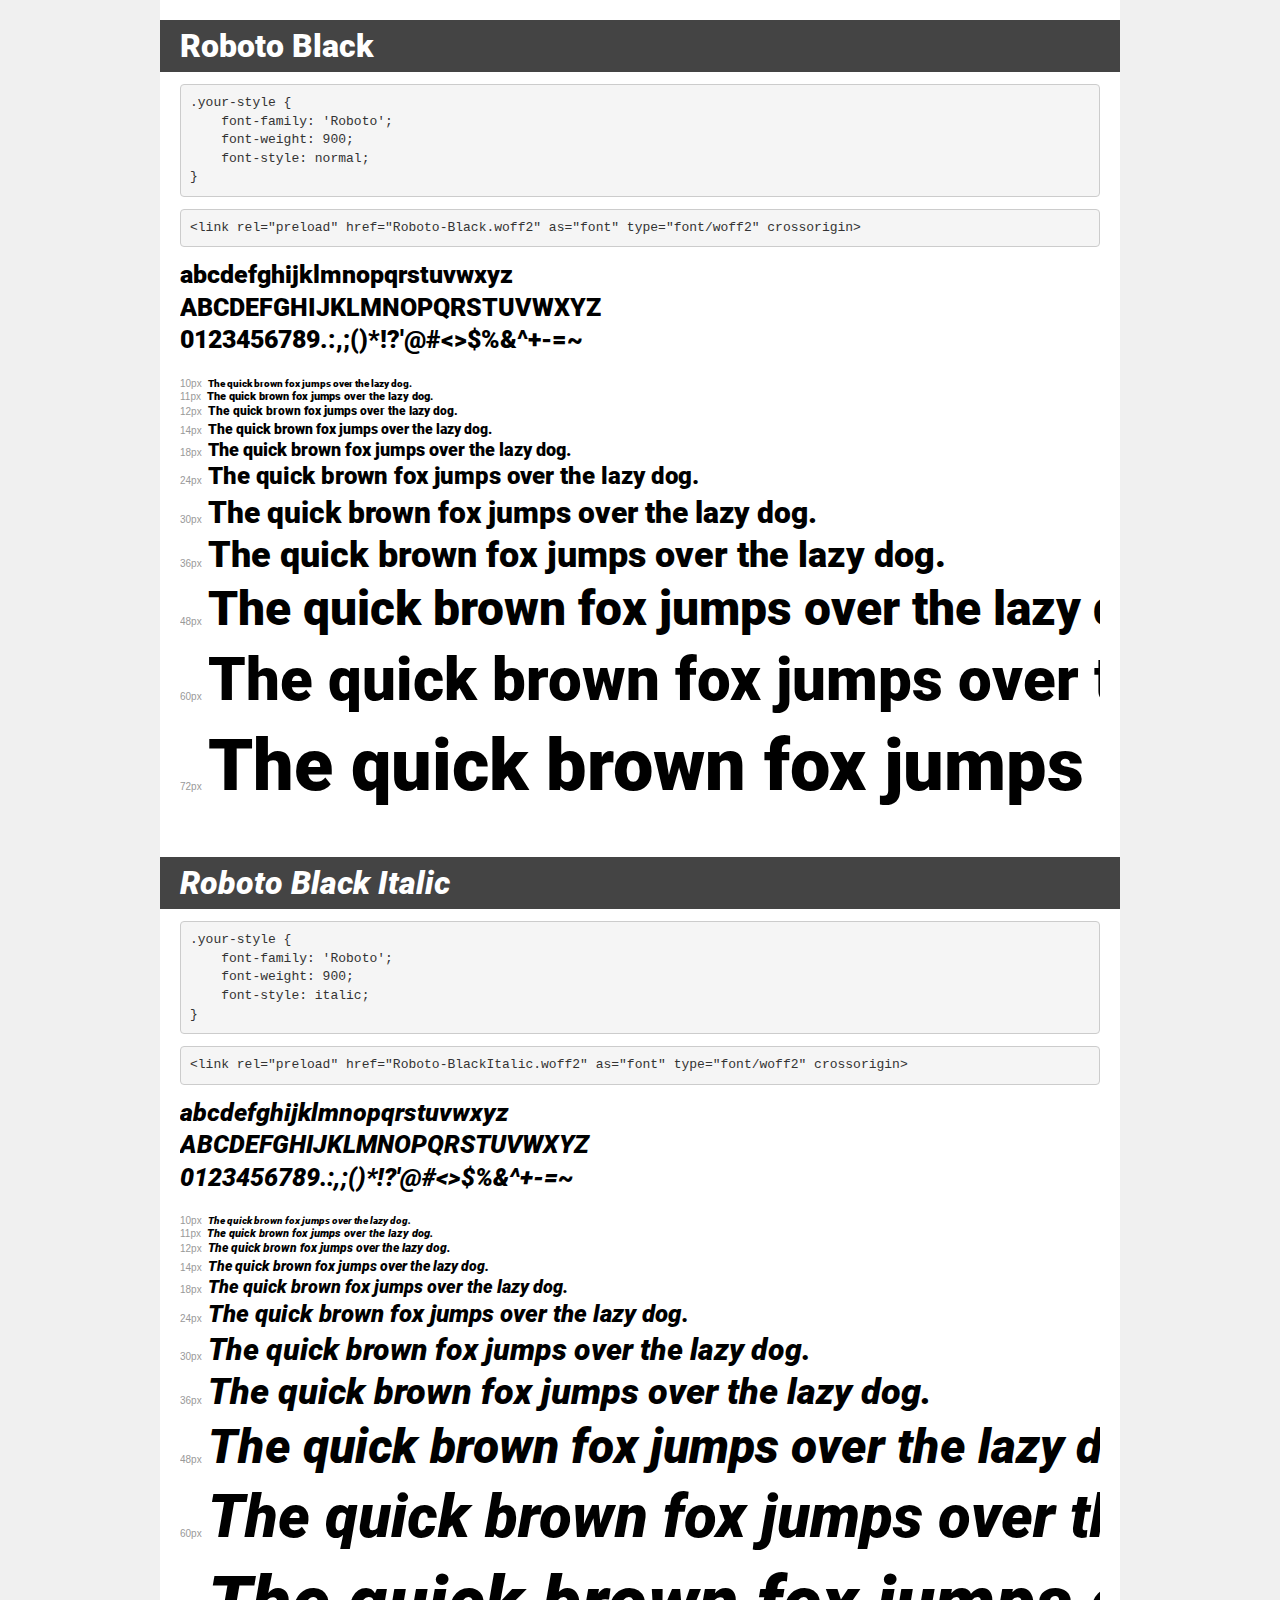
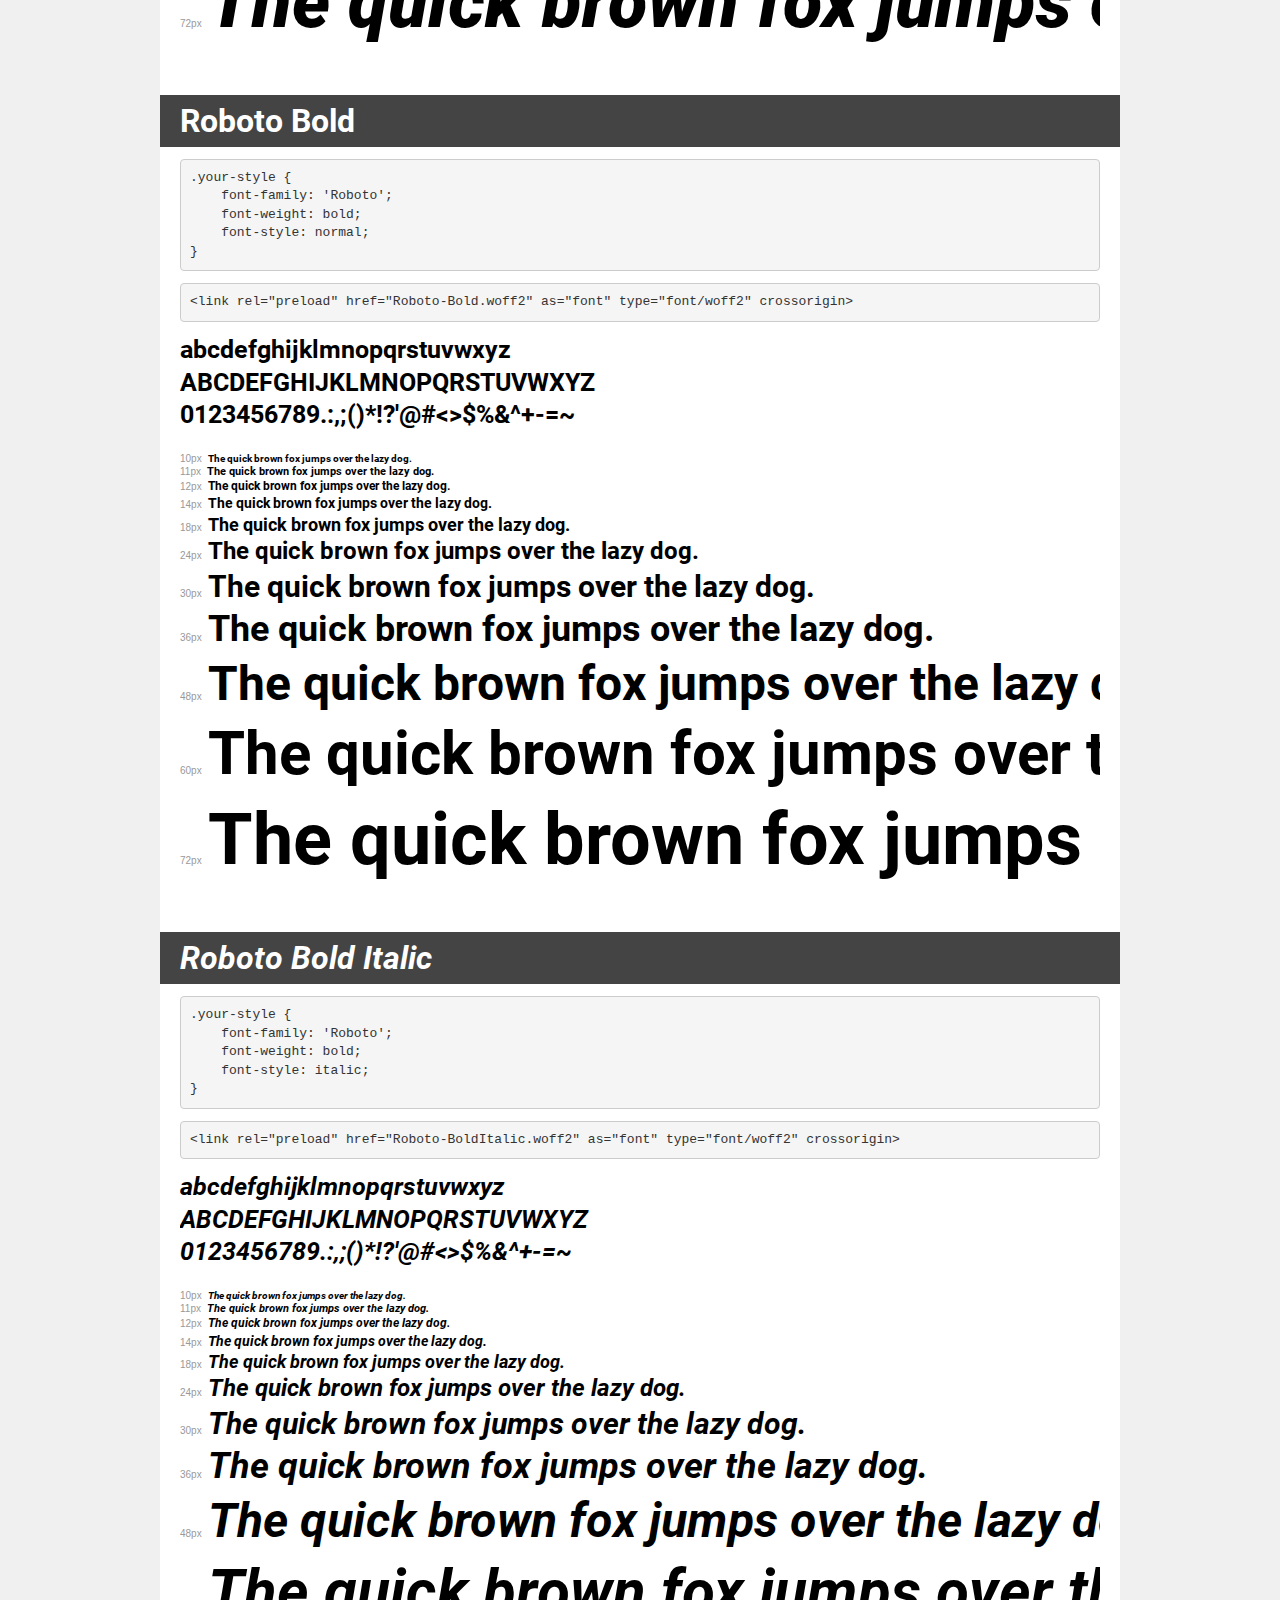
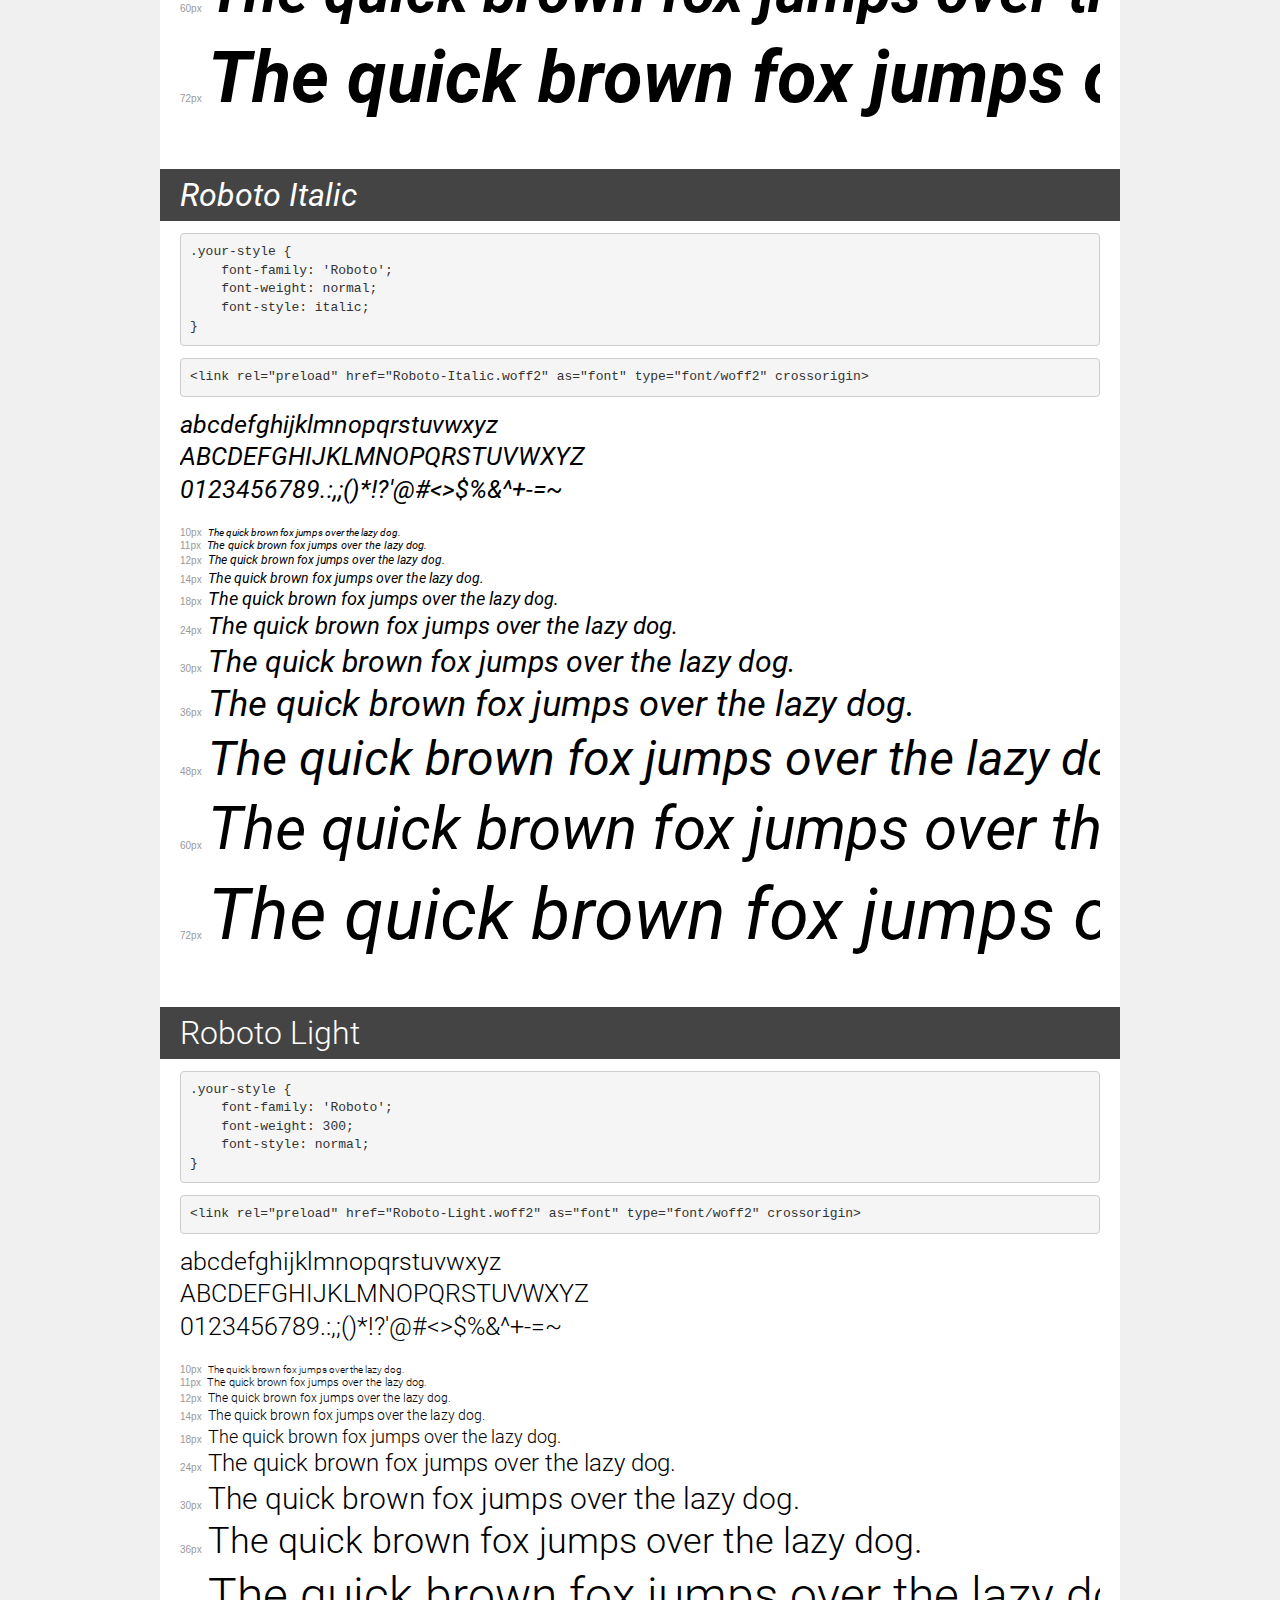
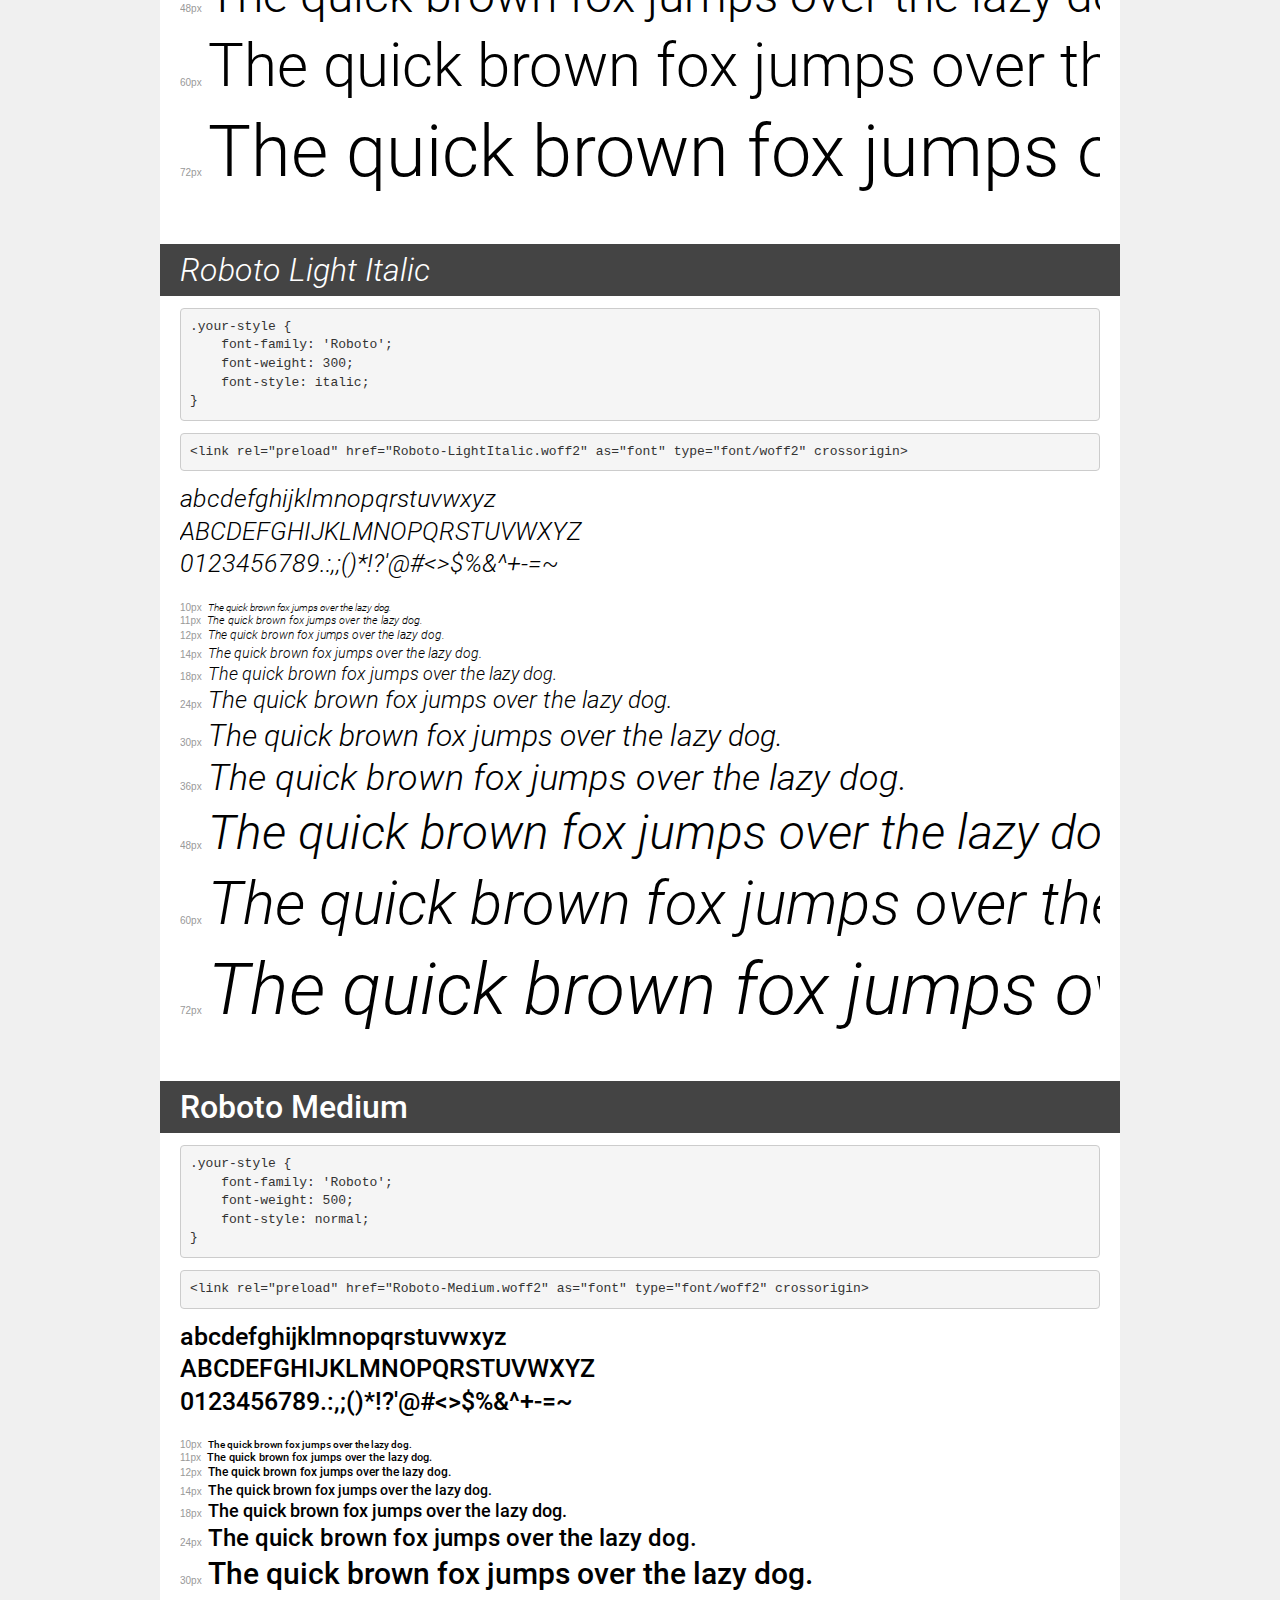
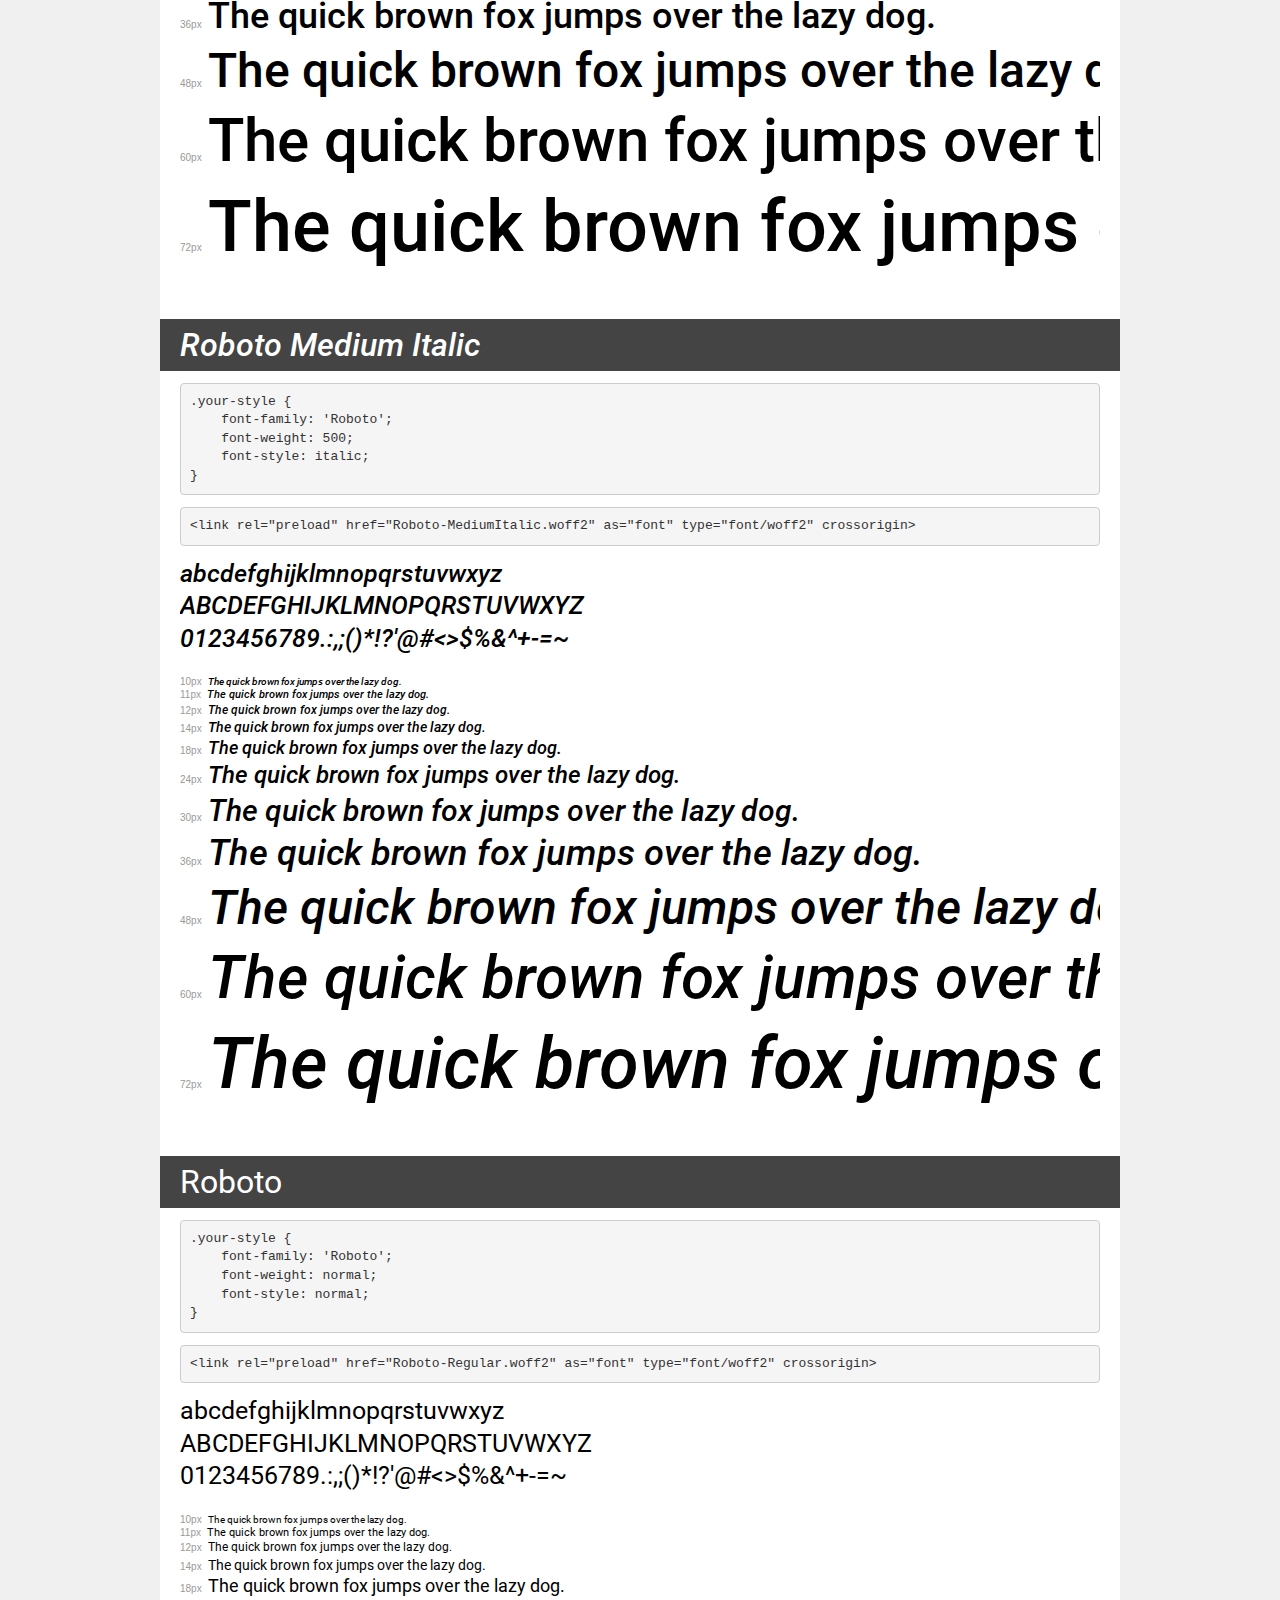
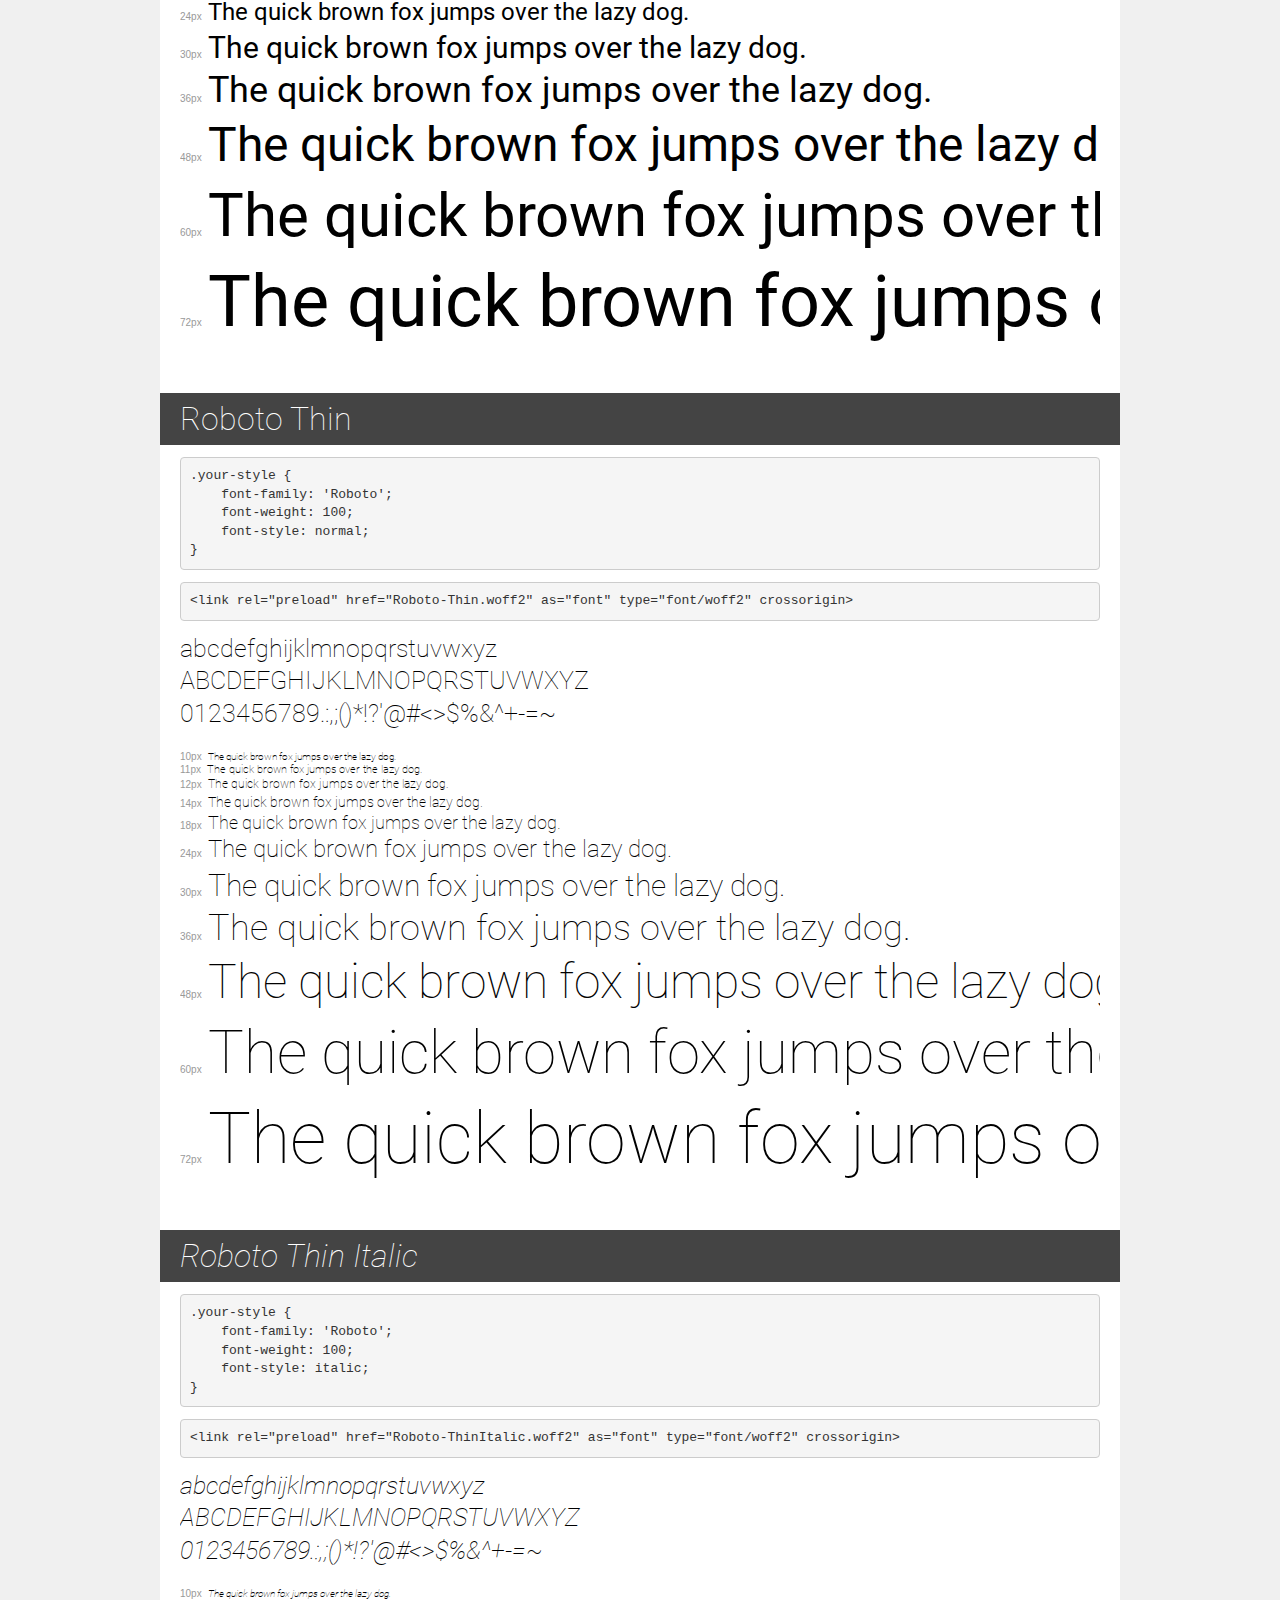
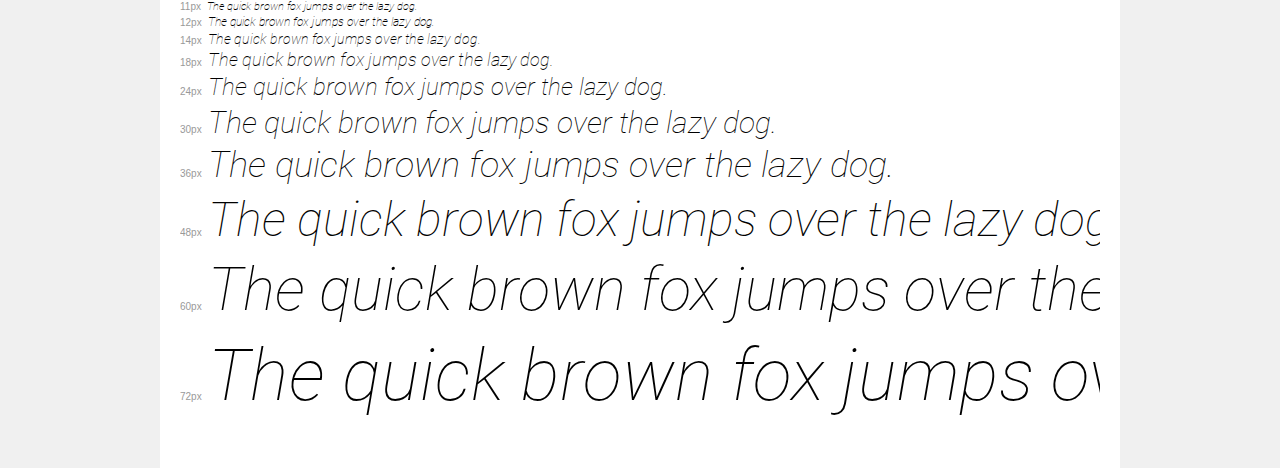
<file: fonts/Roboto/demo.html>
<!DOCTYPE html>
<html lang="en">
<head>
    <meta charset="utf-8">
    <meta http-equiv="X-UA-Compatible" content="IE=edge">
    <meta name="viewport" content="width=device-width, initial-scale=1">
    <meta name="robots" content="noindex, noarchive">
    <meta name="format-detection" content="telephone=no">
    <title>Transfonter demo</title>
    <link href="stylesheet.css" rel="stylesheet">
    <style>
        /*
        http://meyerweb.com/eric/tools/css/reset/
        v2.0 | 20110126
        License: none (public domain)
        */
        html, body, div, span, applet, object, iframe,
        h1, h2, h3, h4, h5, h6, p, blockquote, pre,
        a, abbr, acronym, address, big, cite, code,
        del, dfn, em, img, ins, kbd, q, s, samp,
        small, strike, strong, sub, sup, tt, var,
        b, u, i, center,
        dl, dt, dd, ol, ul, li,
        fieldset, form, label, legend,
        table, caption, tbody, tfoot, thead, tr, th, td,
        article, aside, canvas, details, embed,
        figure, figcaption, footer, header, hgroup,
        menu, nav, output, ruby, section, summary,
        time, mark, audio, video {
            margin: 0;
            padding: 0;
            border: 0;
            font-size: 100%;
            font: inherit;
            vertical-align: baseline;
        }
        /* HTML5 display-role reset for older browsers */
        article, aside, details, figcaption, figure,
        footer, header, hgroup, menu, nav, section {
            display: block;
        }
        body {
            line-height: 1;
        }
        ol, ul {
            list-style: none;
        }
        blockquote, q {
            quotes: none;
        }
        blockquote:before, blockquote:after,
        q:before, q:after {
            content: '';
            content: none;
        }
        table {
            border-collapse: collapse;
            border-spacing: 0;
        }
        /* demo styles */
        body {
            background: #f0f0f0;
            color: #000;
        }
        .page {
            background: #fff;
            width: 920px;
            margin: 0 auto;
            padding: 20px 20px 0 20px;
            overflow: hidden;
        }
        .font-container {
            overflow-x: auto;
            overflow-y: hidden;
            margin-bottom: 40px;
            line-height: 1.3;
            white-space: nowrap;
            padding-bottom: 5px;
        }
        h1 {
            position: relative;
            background: #444;
            font-size: 32px;
            color: #fff;
            padding: 10px 20px;
            margin: 0 -20px 12px -20px;
        }
        .letters {
            font-size: 25px;
            margin-bottom: 20px;
        }
        .s10:before {
            content: '10px';
        }
        .s11:before {
            content: '11px';
        }
        .s12:before {
            content: '12px';
        }
        .s14:before {
            content: '14px';
        }
        .s18:before {
            content: '18px';
        }
        .s24:before {
            content: '24px';
        }
        .s30:before {
            content: '30px';
        }
        .s36:before {
            content: '36px';
        }
        .s48:before {
            content: '48px';
        }
        .s60:before {
            content: '60px';
        }
        .s72:before {
            content: '72px';
        }
        .s10:before, .s11:before, .s12:before, .s14:before,
        .s18:before, .s24:before, .s30:before, .s36:before,
        .s48:before, .s60:before, .s72:before {
            font-family: Arial, sans-serif;
            font-size: 10px;
            font-weight: normal;
            font-style: normal;
            color: #999;
            padding-right: 6px;
        }
        pre {
            display: block;
            padding: 9px;
            margin: 0 0 12px;
            font-family: Monaco, Menlo, Consolas, "Courier New", monospace;
            font-size: 13px;
            line-height: 1.428571429;
            color: #333;
            font-weight: normal;
            font-style: normal;
            background-color: #f5f5f5;
            border: 1px solid #ccc;
            overflow-x: auto;
            border-radius: 4px;
        }
        /* responsive */
        @media (max-width: 959px) {
            .page {
                width: auto;
                margin: 0;
            }
        }
    </style>
</head>
<body>
<div class="page">
    <div class="demo">
        <h1 style="font-family: 'Roboto'; font-weight: 900; font-style: normal;">Roboto Black</h1>
        <pre title="Usage">.your-style {
    font-family: 'Roboto';
    font-weight: 900;
    font-style: normal;
}</pre>
        <pre title="Preload (optional)">
&lt;link rel=&quot;preload&quot; href=&quot;Roboto-Black.woff2&quot; as=&quot;font&quot; type=&quot;font/woff2&quot; crossorigin&gt;</pre>
        <div class="font-container" style="font-family: 'Roboto'; font-weight: 900; font-style: normal;">
            <p class="letters">
                abcdefghijklmnopqrstuvwxyz<br>
ABCDEFGHIJKLMNOPQRSTUVWXYZ<br>
                0123456789.:,;()*!?'@#&lt;&gt;$%&^+-=~
            </p>
            <p class="s10" style="font-size: 10px;">The quick brown fox jumps over the lazy dog.</p>
            <p class="s11" style="font-size: 11px;">The quick brown fox jumps over the lazy dog.</p>
            <p class="s12" style="font-size: 12px;">The quick brown fox jumps over the lazy dog.</p>
            <p class="s14" style="font-size: 14px;">The quick brown fox jumps over the lazy dog.</p>
            <p class="s18" style="font-size: 18px;">The quick brown fox jumps over the lazy dog.</p>
            <p class="s24" style="font-size: 24px;">The quick brown fox jumps over the lazy dog.</p>
            <p class="s30" style="font-size: 30px;">The quick brown fox jumps over the lazy dog.</p>
            <p class="s36" style="font-size: 36px;">The quick brown fox jumps over the lazy dog.</p>
            <p class="s48" style="font-size: 48px;">The quick brown fox jumps over the lazy dog.</p>
            <p class="s60" style="font-size: 60px;">The quick brown fox jumps over the lazy dog.</p>
            <p class="s72" style="font-size: 72px;">The quick brown fox jumps over the lazy dog.</p>
        </div>
    </div>

    <div class="demo">
        <h1 style="font-family: 'Roboto'; font-weight: 900; font-style: italic;">Roboto Black Italic</h1>
        <pre title="Usage">.your-style {
    font-family: 'Roboto';
    font-weight: 900;
    font-style: italic;
}</pre>
        <pre title="Preload (optional)">
&lt;link rel=&quot;preload&quot; href=&quot;Roboto-BlackItalic.woff2&quot; as=&quot;font&quot; type=&quot;font/woff2&quot; crossorigin&gt;</pre>
        <div class="font-container" style="font-family: 'Roboto'; font-weight: 900; font-style: italic;">
            <p class="letters">
                abcdefghijklmnopqrstuvwxyz<br>
ABCDEFGHIJKLMNOPQRSTUVWXYZ<br>
                0123456789.:,;()*!?'@#&lt;&gt;$%&^+-=~
            </p>
            <p class="s10" style="font-size: 10px;">The quick brown fox jumps over the lazy dog.</p>
            <p class="s11" style="font-size: 11px;">The quick brown fox jumps over the lazy dog.</p>
            <p class="s12" style="font-size: 12px;">The quick brown fox jumps over the lazy dog.</p>
            <p class="s14" style="font-size: 14px;">The quick brown fox jumps over the lazy dog.</p>
            <p class="s18" style="font-size: 18px;">The quick brown fox jumps over the lazy dog.</p>
            <p class="s24" style="font-size: 24px;">The quick brown fox jumps over the lazy dog.</p>
            <p class="s30" style="font-size: 30px;">The quick brown fox jumps over the lazy dog.</p>
            <p class="s36" style="font-size: 36px;">The quick brown fox jumps over the lazy dog.</p>
            <p class="s48" style="font-size: 48px;">The quick brown fox jumps over the lazy dog.</p>
            <p class="s60" style="font-size: 60px;">The quick brown fox jumps over the lazy dog.</p>
            <p class="s72" style="font-size: 72px;">The quick brown fox jumps over the lazy dog.</p>
        </div>
    </div>

    <div class="demo">
        <h1 style="font-family: 'Roboto'; font-weight: bold; font-style: normal;">Roboto Bold</h1>
        <pre title="Usage">.your-style {
    font-family: 'Roboto';
    font-weight: bold;
    font-style: normal;
}</pre>
        <pre title="Preload (optional)">
&lt;link rel=&quot;preload&quot; href=&quot;Roboto-Bold.woff2&quot; as=&quot;font&quot; type=&quot;font/woff2&quot; crossorigin&gt;</pre>
        <div class="font-container" style="font-family: 'Roboto'; font-weight: bold; font-style: normal;">
            <p class="letters">
                abcdefghijklmnopqrstuvwxyz<br>
ABCDEFGHIJKLMNOPQRSTUVWXYZ<br>
                0123456789.:,;()*!?'@#&lt;&gt;$%&^+-=~
            </p>
            <p class="s10" style="font-size: 10px;">The quick brown fox jumps over the lazy dog.</p>
            <p class="s11" style="font-size: 11px;">The quick brown fox jumps over the lazy dog.</p>
            <p class="s12" style="font-size: 12px;">The quick brown fox jumps over the lazy dog.</p>
            <p class="s14" style="font-size: 14px;">The quick brown fox jumps over the lazy dog.</p>
            <p class="s18" style="font-size: 18px;">The quick brown fox jumps over the lazy dog.</p>
            <p class="s24" style="font-size: 24px;">The quick brown fox jumps over the lazy dog.</p>
            <p class="s30" style="font-size: 30px;">The quick brown fox jumps over the lazy dog.</p>
            <p class="s36" style="font-size: 36px;">The quick brown fox jumps over the lazy dog.</p>
            <p class="s48" style="font-size: 48px;">The quick brown fox jumps over the lazy dog.</p>
            <p class="s60" style="font-size: 60px;">The quick brown fox jumps over the lazy dog.</p>
            <p class="s72" style="font-size: 72px;">The quick brown fox jumps over the lazy dog.</p>
        </div>
    </div>

    <div class="demo">
        <h1 style="font-family: 'Roboto'; font-weight: bold; font-style: italic;">Roboto Bold Italic</h1>
        <pre title="Usage">.your-style {
    font-family: 'Roboto';
    font-weight: bold;
    font-style: italic;
}</pre>
        <pre title="Preload (optional)">
&lt;link rel=&quot;preload&quot; href=&quot;Roboto-BoldItalic.woff2&quot; as=&quot;font&quot; type=&quot;font/woff2&quot; crossorigin&gt;</pre>
        <div class="font-container" style="font-family: 'Roboto'; font-weight: bold; font-style: italic;">
            <p class="letters">
                abcdefghijklmnopqrstuvwxyz<br>
ABCDEFGHIJKLMNOPQRSTUVWXYZ<br>
                0123456789.:,;()*!?'@#&lt;&gt;$%&^+-=~
            </p>
            <p class="s10" style="font-size: 10px;">The quick brown fox jumps over the lazy dog.</p>
            <p class="s11" style="font-size: 11px;">The quick brown fox jumps over the lazy dog.</p>
            <p class="s12" style="font-size: 12px;">The quick brown fox jumps over the lazy dog.</p>
            <p class="s14" style="font-size: 14px;">The quick brown fox jumps over the lazy dog.</p>
            <p class="s18" style="font-size: 18px;">The quick brown fox jumps over the lazy dog.</p>
            <p class="s24" style="font-size: 24px;">The quick brown fox jumps over the lazy dog.</p>
            <p class="s30" style="font-size: 30px;">The quick brown fox jumps over the lazy dog.</p>
            <p class="s36" style="font-size: 36px;">The quick brown fox jumps over the lazy dog.</p>
            <p class="s48" style="font-size: 48px;">The quick brown fox jumps over the lazy dog.</p>
            <p class="s60" style="font-size: 60px;">The quick brown fox jumps over the lazy dog.</p>
            <p class="s72" style="font-size: 72px;">The quick brown fox jumps over the lazy dog.</p>
        </div>
    </div>

    <div class="demo">
        <h1 style="font-family: 'Roboto'; font-weight: normal; font-style: italic;">Roboto Italic</h1>
        <pre title="Usage">.your-style {
    font-family: 'Roboto';
    font-weight: normal;
    font-style: italic;
}</pre>
        <pre title="Preload (optional)">
&lt;link rel=&quot;preload&quot; href=&quot;Roboto-Italic.woff2&quot; as=&quot;font&quot; type=&quot;font/woff2&quot; crossorigin&gt;</pre>
        <div class="font-container" style="font-family: 'Roboto'; font-weight: normal; font-style: italic;">
            <p class="letters">
                abcdefghijklmnopqrstuvwxyz<br>
ABCDEFGHIJKLMNOPQRSTUVWXYZ<br>
                0123456789.:,;()*!?'@#&lt;&gt;$%&^+-=~
            </p>
            <p class="s10" style="font-size: 10px;">The quick brown fox jumps over the lazy dog.</p>
            <p class="s11" style="font-size: 11px;">The quick brown fox jumps over the lazy dog.</p>
            <p class="s12" style="font-size: 12px;">The quick brown fox jumps over the lazy dog.</p>
            <p class="s14" style="font-size: 14px;">The quick brown fox jumps over the lazy dog.</p>
            <p class="s18" style="font-size: 18px;">The quick brown fox jumps over the lazy dog.</p>
            <p class="s24" style="font-size: 24px;">The quick brown fox jumps over the lazy dog.</p>
            <p class="s30" style="font-size: 30px;">The quick brown fox jumps over the lazy dog.</p>
            <p class="s36" style="font-size: 36px;">The quick brown fox jumps over the lazy dog.</p>
            <p class="s48" style="font-size: 48px;">The quick brown fox jumps over the lazy dog.</p>
            <p class="s60" style="font-size: 60px;">The quick brown fox jumps over the lazy dog.</p>
            <p class="s72" style="font-size: 72px;">The quick brown fox jumps over the lazy dog.</p>
        </div>
    </div>

    <div class="demo">
        <h1 style="font-family: 'Roboto'; font-weight: 300; font-style: normal;">Roboto Light</h1>
        <pre title="Usage">.your-style {
    font-family: 'Roboto';
    font-weight: 300;
    font-style: normal;
}</pre>
        <pre title="Preload (optional)">
&lt;link rel=&quot;preload&quot; href=&quot;Roboto-Light.woff2&quot; as=&quot;font&quot; type=&quot;font/woff2&quot; crossorigin&gt;</pre>
        <div class="font-container" style="font-family: 'Roboto'; font-weight: 300; font-style: normal;">
            <p class="letters">
                abcdefghijklmnopqrstuvwxyz<br>
ABCDEFGHIJKLMNOPQRSTUVWXYZ<br>
                0123456789.:,;()*!?'@#&lt;&gt;$%&^+-=~
            </p>
            <p class="s10" style="font-size: 10px;">The quick brown fox jumps over the lazy dog.</p>
            <p class="s11" style="font-size: 11px;">The quick brown fox jumps over the lazy dog.</p>
            <p class="s12" style="font-size: 12px;">The quick brown fox jumps over the lazy dog.</p>
            <p class="s14" style="font-size: 14px;">The quick brown fox jumps over the lazy dog.</p>
            <p class="s18" style="font-size: 18px;">The quick brown fox jumps over the lazy dog.</p>
            <p class="s24" style="font-size: 24px;">The quick brown fox jumps over the lazy dog.</p>
            <p class="s30" style="font-size: 30px;">The quick brown fox jumps over the lazy dog.</p>
            <p class="s36" style="font-size: 36px;">The quick brown fox jumps over the lazy dog.</p>
            <p class="s48" style="font-size: 48px;">The quick brown fox jumps over the lazy dog.</p>
            <p class="s60" style="font-size: 60px;">The quick brown fox jumps over the lazy dog.</p>
            <p class="s72" style="font-size: 72px;">The quick brown fox jumps over the lazy dog.</p>
        </div>
    </div>

    <div class="demo">
        <h1 style="font-family: 'Roboto'; font-weight: 300; font-style: italic;">Roboto Light Italic</h1>
        <pre title="Usage">.your-style {
    font-family: 'Roboto';
    font-weight: 300;
    font-style: italic;
}</pre>
        <pre title="Preload (optional)">
&lt;link rel=&quot;preload&quot; href=&quot;Roboto-LightItalic.woff2&quot; as=&quot;font&quot; type=&quot;font/woff2&quot; crossorigin&gt;</pre>
        <div class="font-container" style="font-family: 'Roboto'; font-weight: 300; font-style: italic;">
            <p class="letters">
                abcdefghijklmnopqrstuvwxyz<br>
ABCDEFGHIJKLMNOPQRSTUVWXYZ<br>
                0123456789.:,;()*!?'@#&lt;&gt;$%&^+-=~
            </p>
            <p class="s10" style="font-size: 10px;">The quick brown fox jumps over the lazy dog.</p>
            <p class="s11" style="font-size: 11px;">The quick brown fox jumps over the lazy dog.</p>
            <p class="s12" style="font-size: 12px;">The quick brown fox jumps over the lazy dog.</p>
            <p class="s14" style="font-size: 14px;">The quick brown fox jumps over the lazy dog.</p>
            <p class="s18" style="font-size: 18px;">The quick brown fox jumps over the lazy dog.</p>
            <p class="s24" style="font-size: 24px;">The quick brown fox jumps over the lazy dog.</p>
            <p class="s30" style="font-size: 30px;">The quick brown fox jumps over the lazy dog.</p>
            <p class="s36" style="font-size: 36px;">The quick brown fox jumps over the lazy dog.</p>
            <p class="s48" style="font-size: 48px;">The quick brown fox jumps over the lazy dog.</p>
            <p class="s60" style="font-size: 60px;">The quick brown fox jumps over the lazy dog.</p>
            <p class="s72" style="font-size: 72px;">The quick brown fox jumps over the lazy dog.</p>
        </div>
    </div>

    <div class="demo">
        <h1 style="font-family: 'Roboto'; font-weight: 500; font-style: normal;">Roboto Medium</h1>
        <pre title="Usage">.your-style {
    font-family: 'Roboto';
    font-weight: 500;
    font-style: normal;
}</pre>
        <pre title="Preload (optional)">
&lt;link rel=&quot;preload&quot; href=&quot;Roboto-Medium.woff2&quot; as=&quot;font&quot; type=&quot;font/woff2&quot; crossorigin&gt;</pre>
        <div class="font-container" style="font-family: 'Roboto'; font-weight: 500; font-style: normal;">
            <p class="letters">
                abcdefghijklmnopqrstuvwxyz<br>
ABCDEFGHIJKLMNOPQRSTUVWXYZ<br>
                0123456789.:,;()*!?'@#&lt;&gt;$%&^+-=~
            </p>
            <p class="s10" style="font-size: 10px;">The quick brown fox jumps over the lazy dog.</p>
            <p class="s11" style="font-size: 11px;">The quick brown fox jumps over the lazy dog.</p>
            <p class="s12" style="font-size: 12px;">The quick brown fox jumps over the lazy dog.</p>
            <p class="s14" style="font-size: 14px;">The quick brown fox jumps over the lazy dog.</p>
            <p class="s18" style="font-size: 18px;">The quick brown fox jumps over the lazy dog.</p>
            <p class="s24" style="font-size: 24px;">The quick brown fox jumps over the lazy dog.</p>
            <p class="s30" style="font-size: 30px;">The quick brown fox jumps over the lazy dog.</p>
            <p class="s36" style="font-size: 36px;">The quick brown fox jumps over the lazy dog.</p>
            <p class="s48" style="font-size: 48px;">The quick brown fox jumps over the lazy dog.</p>
            <p class="s60" style="font-size: 60px;">The quick brown fox jumps over the lazy dog.</p>
            <p class="s72" style="font-size: 72px;">The quick brown fox jumps over the lazy dog.</p>
        </div>
    </div>

    <div class="demo">
        <h1 style="font-family: 'Roboto'; font-weight: 500; font-style: italic;">Roboto Medium Italic</h1>
        <pre title="Usage">.your-style {
    font-family: 'Roboto';
    font-weight: 500;
    font-style: italic;
}</pre>
        <pre title="Preload (optional)">
&lt;link rel=&quot;preload&quot; href=&quot;Roboto-MediumItalic.woff2&quot; as=&quot;font&quot; type=&quot;font/woff2&quot; crossorigin&gt;</pre>
        <div class="font-container" style="font-family: 'Roboto'; font-weight: 500; font-style: italic;">
            <p class="letters">
                abcdefghijklmnopqrstuvwxyz<br>
ABCDEFGHIJKLMNOPQRSTUVWXYZ<br>
                0123456789.:,;()*!?'@#&lt;&gt;$%&^+-=~
            </p>
            <p class="s10" style="font-size: 10px;">The quick brown fox jumps over the lazy dog.</p>
            <p class="s11" style="font-size: 11px;">The quick brown fox jumps over the lazy dog.</p>
            <p class="s12" style="font-size: 12px;">The quick brown fox jumps over the lazy dog.</p>
            <p class="s14" style="font-size: 14px;">The quick brown fox jumps over the lazy dog.</p>
            <p class="s18" style="font-size: 18px;">The quick brown fox jumps over the lazy dog.</p>
            <p class="s24" style="font-size: 24px;">The quick brown fox jumps over the lazy dog.</p>
            <p class="s30" style="font-size: 30px;">The quick brown fox jumps over the lazy dog.</p>
            <p class="s36" style="font-size: 36px;">The quick brown fox jumps over the lazy dog.</p>
            <p class="s48" style="font-size: 48px;">The quick brown fox jumps over the lazy dog.</p>
            <p class="s60" style="font-size: 60px;">The quick brown fox jumps over the lazy dog.</p>
            <p class="s72" style="font-size: 72px;">The quick brown fox jumps over the lazy dog.</p>
        </div>
    </div>

    <div class="demo">
        <h1 style="font-family: 'Roboto'; font-weight: normal; font-style: normal;">Roboto</h1>
        <pre title="Usage">.your-style {
    font-family: 'Roboto';
    font-weight: normal;
    font-style: normal;
}</pre>
        <pre title="Preload (optional)">
&lt;link rel=&quot;preload&quot; href=&quot;Roboto-Regular.woff2&quot; as=&quot;font&quot; type=&quot;font/woff2&quot; crossorigin&gt;</pre>
        <div class="font-container" style="font-family: 'Roboto'; font-weight: normal; font-style: normal;">
            <p class="letters">
                abcdefghijklmnopqrstuvwxyz<br>
ABCDEFGHIJKLMNOPQRSTUVWXYZ<br>
                0123456789.:,;()*!?'@#&lt;&gt;$%&^+-=~
            </p>
            <p class="s10" style="font-size: 10px;">The quick brown fox jumps over the lazy dog.</p>
            <p class="s11" style="font-size: 11px;">The quick brown fox jumps over the lazy dog.</p>
            <p class="s12" style="font-size: 12px;">The quick brown fox jumps over the lazy dog.</p>
            <p class="s14" style="font-size: 14px;">The quick brown fox jumps over the lazy dog.</p>
            <p class="s18" style="font-size: 18px;">The quick brown fox jumps over the lazy dog.</p>
            <p class="s24" style="font-size: 24px;">The quick brown fox jumps over the lazy dog.</p>
            <p class="s30" style="font-size: 30px;">The quick brown fox jumps over the lazy dog.</p>
            <p class="s36" style="font-size: 36px;">The quick brown fox jumps over the lazy dog.</p>
            <p class="s48" style="font-size: 48px;">The quick brown fox jumps over the lazy dog.</p>
            <p class="s60" style="font-size: 60px;">The quick brown fox jumps over the lazy dog.</p>
            <p class="s72" style="font-size: 72px;">The quick brown fox jumps over the lazy dog.</p>
        </div>
    </div>

    <div class="demo">
        <h1 style="font-family: 'Roboto'; font-weight: 100; font-style: normal;">Roboto Thin</h1>
        <pre title="Usage">.your-style {
    font-family: 'Roboto';
    font-weight: 100;
    font-style: normal;
}</pre>
        <pre title="Preload (optional)">
&lt;link rel=&quot;preload&quot; href=&quot;Roboto-Thin.woff2&quot; as=&quot;font&quot; type=&quot;font/woff2&quot; crossorigin&gt;</pre>
        <div class="font-container" style="font-family: 'Roboto'; font-weight: 100; font-style: normal;">
            <p class="letters">
                abcdefghijklmnopqrstuvwxyz<br>
ABCDEFGHIJKLMNOPQRSTUVWXYZ<br>
                0123456789.:,;()*!?'@#&lt;&gt;$%&^+-=~
            </p>
            <p class="s10" style="font-size: 10px;">The quick brown fox jumps over the lazy dog.</p>
            <p class="s11" style="font-size: 11px;">The quick brown fox jumps over the lazy dog.</p>
            <p class="s12" style="font-size: 12px;">The quick brown fox jumps over the lazy dog.</p>
            <p class="s14" style="font-size: 14px;">The quick brown fox jumps over the lazy dog.</p>
            <p class="s18" style="font-size: 18px;">The quick brown fox jumps over the lazy dog.</p>
            <p class="s24" style="font-size: 24px;">The quick brown fox jumps over the lazy dog.</p>
            <p class="s30" style="font-size: 30px;">The quick brown fox jumps over the lazy dog.</p>
            <p class="s36" style="font-size: 36px;">The quick brown fox jumps over the lazy dog.</p>
            <p class="s48" style="font-size: 48px;">The quick brown fox jumps over the lazy dog.</p>
            <p class="s60" style="font-size: 60px;">The quick brown fox jumps over the lazy dog.</p>
            <p class="s72" style="font-size: 72px;">The quick brown fox jumps over the lazy dog.</p>
        </div>
    </div>

    <div class="demo">
        <h1 style="font-family: 'Roboto'; font-weight: 100; font-style: italic;">Roboto Thin Italic</h1>
        <pre title="Usage">.your-style {
    font-family: 'Roboto';
    font-weight: 100;
    font-style: italic;
}</pre>
        <pre title="Preload (optional)">
&lt;link rel=&quot;preload&quot; href=&quot;Roboto-ThinItalic.woff2&quot; as=&quot;font&quot; type=&quot;font/woff2&quot; crossorigin&gt;</pre>
        <div class="font-container" style="font-family: 'Roboto'; font-weight: 100; font-style: italic;">
            <p class="letters">
                abcdefghijklmnopqrstuvwxyz<br>
ABCDEFGHIJKLMNOPQRSTUVWXYZ<br>
                0123456789.:,;()*!?'@#&lt;&gt;$%&^+-=~
            </p>
            <p class="s10" style="font-size: 10px;">The quick brown fox jumps over the lazy dog.</p>
            <p class="s11" style="font-size: 11px;">The quick brown fox jumps over the lazy dog.</p>
            <p class="s12" style="font-size: 12px;">The quick brown fox jumps over the lazy dog.</p>
            <p class="s14" style="font-size: 14px;">The quick brown fox jumps over the lazy dog.</p>
            <p class="s18" style="font-size: 18px;">The quick brown fox jumps over the lazy dog.</p>
            <p class="s24" style="font-size: 24px;">The quick brown fox jumps over the lazy dog.</p>
            <p class="s30" style="font-size: 30px;">The quick brown fox jumps over the lazy dog.</p>
            <p class="s36" style="font-size: 36px;">The quick brown fox jumps over the lazy dog.</p>
            <p class="s48" style="font-size: 48px;">The quick brown fox jumps over the lazy dog.</p>
            <p class="s60" style="font-size: 60px;">The quick brown fox jumps over the lazy dog.</p>
            <p class="s72" style="font-size: 72px;">The quick brown fox jumps over the lazy dog.</p>
        </div>
    </div>

</div>
</body>
</html>
</file>
<file: css/main.css>
/*

0px-576px -> phone
576px - 768 -> tab
768px - 992px -> desktop
992px - 1200px -> lg-desktop
1200px - .. -> normal style

*/
html {
  scroll-behavior: smooth;
  box-sizing: border-box;
}

*, *::before, *::after {
  margin: 0;
  padding: 0;
  box-sizing: inherit;
}

body {
  background-color: #faf4f2;
}

ul {
  list-style: none;
}

img {
  max-width: 100%;
  height: auto;
}

button {
  border: none;
  cursor: pointer;
}

input {
  border: none;
  background-color: transparent;
}

body {
  color: #3b3735;
  font-family: "Roboto", sans-serif;
  font-size: 18px;
}
@media (max-width: 992px) {
  body {
    font-size: 16px;
  }
}

a {
  text-decoration: none;
  color: inherit;
}

h1, h2 {
  font-family: "Archivo", sans-serif;
}

h1 {
  font-style: 40px;
}
@media (max-width: 992px) {
  h1 {
    font-size: 35px;
  }
}

h2 {
  font-size: 18px;
}
@media (max-width: 1200px) {
  h2 {
    font-size: 16px;
  }
}

input {
  color: #8d8d8d;
  font-family: "Roboto", sans-serif;
  font-size: 14px;
}

.container {
  width: 1140px;
  margin: 0 auto;
}
@media (max-width: 1200px) {
  .container {
    width: 90%;
  }
}

.visually-hidden {
  clip: rect(0 0 0 0);
  clip-path: inset(50%);
  height: 1px;
  overflow: hidden;
  position: absolute;
  white-space: nowrap;
  width: 1px;
}

.mb-2 {
  margin-bottom: 20px !important;
}

.mb-3 {
  margin-bottom: 30px !important;
}

.mb-5 {
  margin-bottom: 50px !important;
}

.mb-6 {
  margin-bottom: 60px !important;
}

.mb-7 {
  margin-bottom: 70px !important;
}

.sign-up, .sign-in {
  display: inline-block;
  padding: 15px 25px;
  color: #ffffff;
  font-weight: 500;
}

.sign-in {
  border: 1px solid #ffffff;
  border-radius: 30px;
  transition: all 0.3s ease;
}
.sign-in:hover {
  background-color: #ffffff;
  border: 1px solid transparent;
  color: #3b3735;
}

.nav__burger {
  display: inline-block;
  width: 50px;
  height: 50px;
  background-color: #ffffff;
  border-radius: 20px;
  display: flex;
  align-items: center;
  justify-content: center;
  margin-left: auto;
}

.btn {
  display: inline-block;
  padding: 15px 60px;
  border-radius: 30px;
}
.btn--primary {
  background-color: #e76f51;
  transition: all 0.3s ease;
}
.btn--primary:hover {
  background-color: #e45c3b;
}
.btn--outline {
  background-color: transparent;
  border: 1px solid #e76f51;
  color: #e76f51;
  font-weight: 500;
  transition: all 0.3s ease;
}
.btn--outline:hover {
  background-color: #e76f51;
  color: #ffffff;
  border: 1px solid transparent;
}

.scroll-up {
  display: inline-block;
  width: 60px;
  height: 60px;
  background-color: #ffffff;
  color: #e76f51;
  border-radius: 20px;
  display: flex;
  align-items: center;
  justify-content: center;
  position: absolute;
  right: 0;
  top: -31%;
  transform: rotate(-90deg);
}
@media (max-width: 1200px) {
  .scroll-up {
    right: 5%;
  }
}
@media (max-width: 992px) {
  .scroll-up {
    right: 10%;
    top: -25%;
  }
}

.card {
  padding: 20px;
  background-color: #ffffff;
  border-radius: 20px;
}
.card__header {
  position: relative;
}
.card__header::before {
  content: "";
  border-radius: 20px;
  background-color: rgba(59, 55, 53, 0.3);
  position: absolute;
  top: 0;
  bottom: 0;
  right: 0;
  left: 0;
}
.card__header > img {
  border-radius: 20px;
  display: block;
  width: 100%;
  height: 150px;
}
.card__like-btn {
  background-color: #ffffff;
  border-radius: 14px;
  position: absolute;
  width: 40px;
  height: 40px;
  display: flex;
  align-items: center;
  justify-content: center;
  top: 10px;
  right: 10px;
}
.card__price {
  color: #e76f51;
  background-color: #ffffff;
  font-size: 16px;
  font-weight: 500;
  width: 140px;
  padding: 10px 0;
  margin: 0 auto;
  transform: translateY(-20px);
  border-radius: 14px;
}
.card__text {
  margin-top: 12px;
  margin-bottom: 25px;
  font-size: 16px;
}
.card__link {
  display: inline-block;
  font-weight: 500;
  color: #8d8d8d;
  background-color: #e6e6e6;
  padding: 15px 30px;
  border-radius: 30px;
  transition: all 0.3s ease;
}
.card__link:hover {
  background-color: #e76f51;
  color: #ffffff;
}

.form__title {
  font-size: 36px;
}
.form__subtitle {
  font-size: 15px;
  margin-top: 14px;
  margin-bottom: 30px;
  letter-spacing: 1px;
}
.form__box {
  background-color: #ffffff;
  border-radius: 20px;
  padding: 15px;
  box-shadow: 5px 10px 30px rgba(59, 55, 53, 0.05);
  display: flex;
  align-items: center;
  justify-content: space-between;
}
.form__input {
  outline: none;
  width: 100%;
  padding: 15px;
  background-image: url("/image/email.png");
  background-repeat: no-repeat;
  background-position: 15px 50%;
  text-indent: 30px;
}
.form__input:focus {
  background-image: none;
  text-indent: 0;
}
.form__submit {
  width: 50px;
  height: 50px;
  background-color: #e76f51;
  border-radius: 20px;
  box-shadow: 5px 10px 30px rgba(231, 111, 81, 0.05);
  display: flex;
  align-items: center;
  justify-content: center;
}
.form__submit:hover {
  background-color: #e45c3b;
  transition: background-color 0.3s ease;
}
.form__submit > img {
  width: 25px;
}

.feature-box {
  cursor: default;
  padding: 60px 20px;
  background-color: #ffffff;
  border-radius: 20px;
  text-align: center;
  transition: all 0.3s ease;
}
@media (max-width: 992px) {
  .feature-box {
    padding: 50px 30px;
  }
}
.feature-box:hover {
  transform: translateY(-15px) scale(1.02);
}
.feature-box .feature-image {
  width: 80px;
  height: 80px;
}
.feature-box .feature-title {
  margin-top: 23px;
  margin-bottom: 12px;
}
.feature-box .feature-text {
  font-size: 16px;
}

.header {
  display: block;
}

.nav {
  color: #cccccc;
}
.nav .container {
  display: flex;
  align-items: center;
  justify-content: flex-start;
}
.nav__logo {
  display: inline-block;
  background-color: #e76f51;
  margin-right: 50px;
  border-radius: 50%;
  width: 50px;
  height: 50px;
  display: flex;
  align-items: center;
  justify-content: center;
}
.nav__list {
  display: flex;
  align-items: center;
  justify-content: flex-start;
}
@media (max-width: 992px) {
  .nav__list {
    display: none;
  }
}
.nav__item {
  margin-right: 15px;
}
.nav__link {
  padding: 5px;
  transition: color 0.3s ease;
}
.nav__link:hover {
  color: #ffffff;
}
.nav__right {
  margin-left: auto;
}
@media (max-width: 992px) {
  .nav__right {
    display: none;
  }
}

.header {
  border-radius: 0 0 200px 200px;
  padding-top: 60px;
  padding-bottom: 250px;
  background-image: linear-gradient(to top, rgba(59, 55, 53, 0.4), rgba(59, 55, 53, 0.4)), url("/image/PB0cLGphA7iDFyK.jpeg");
  background-size: cover;
  background-position: center;
  background-repeat: no-repeat;
}
.header__text-box {
  width: 40%;
  margin: 250px auto 0 auto;
  color: #ffffff;
  text-align: center;
}
@media (max-width: 1200px) {
  .header__text-box {
    width: 60%;
  }
}
.header__title {
  font-size: 80px;
  margin-bottom: 60px;
}
@media (max-width: 992px) {
  .header__title {
    font-size: 70px;
  }
}
.header__link {
  margin-top: 30px;
}

.footer {
  background-color: #f8e1da;
  padding-top: 100px;
  padding-bottom: 60px;
  border-radius: 200px 200px 0 0;
}
@media (max-width: 992px) {
  .footer {
    font-size: 14px;
  }
}
.footer .container {
  position: relative;
}
@media (max-width: 1200px) {
  .footer .container {
    padding: 0 10px;
  }
}
.footer__slogan {
  line-height: 27px;
}
.footer p, .footer a {
  font-size: 16px;
}
.footer__text-box {
  width: 40%;
}
.footer__list-box {
  width: 50%;
}
.footer__list-box li:not(:last-child) {
  margin-bottom: 10px;
}
.footer__download {
  width: 100%;
}
.footer__download h2 ~ a {
  vertical-align: middle;
}
.footer__download h2 + a > img {
  width: 12%;
}
.footer__download h2 + a + a > img {
  width: 15.5%;
}
.footer__copy-right {
  width: 100%;
  text-align: center;
}

.row {
  display: flex;
  justify-content: space-between;
  flex-wrap: wrap;
}
.row [class^=col-] {
  margin-bottom: 30px;
}
.row .col-1-of-2 {
  width: calc((100% - 30px) / 2);
}
.row .col-1-of-3 {
  width: calc((100% - 2 * 30px) / 3);
}
.row .col-2-of-3 {
  width: calc(2 * (100% - 60px) / 3 + 30px);
}
.row .col-1-of-4 {
  width: calc((100% - 3 * 30px) / 4);
}
@media (max-width: 992px) {
  .row .col-1-of-4 {
    width: calc((100% - 30px) / 2);
  }
}
.row .col-2-of-4 {
  width: calc(2 * (100% - 3 * 30px) / 4 + 30px);
}
.row .col-3-of-4 {
  width: calc(3 * (100% - 3 * 30px) / 4 + 2 * 30px);
}

.feature {
  transform: translateY(-30%);
}
@media (max-width: 992px) {
  .feature {
    transform: translateY(-20%);
  }
}

.explore {
  margin-top: 50px;
  text-align: center;
}
.explore__img-title {
  width: 120px;
}
.explore__title {
  width: 40%;
  margin: 0 auto;
}
@media (max-width: 1200px) {
  .explore__title {
    width: 50%;
  }
}

.touch {
  margin-top: 150px;
}
.touch__box {
  background-color: #f8e1da;
  border-radius: 20px;
  padding: 40px;
  align-items: center;
  background-image: url("/image/abstract-shape.png");
  background-repeat: no-repeat;
  box-shadow: 5px 30px 50px rgba(59, 55, 53, 0.05);
}
@media (max-width: 992px) {
  .touch__box {
    background-size: cover;
    background-position: -300px 60%;
  }
}
.touch .form {
  width: 50%;
}
.touch__image {
  width: 30%;
}

.footer {
  margin-top: 150px;
}

/*# sourceMappingURL=main.css.map */
</file>
<file: fonts/Archivo/stylesheet.css>
@font-face {
    font-family: 'Archivo Expanded';
    src: url('ArchivoExpanded-BoldItalic.eot');
    src: url('ArchivoExpanded-BoldItalic.eot?#iefix') format('embedded-opentype'),
        url('ArchivoExpanded-BoldItalic.woff2') format('woff2'),
        url('ArchivoExpanded-BoldItalic.woff') format('woff'),
        url('ArchivoExpanded-BoldItalic.ttf') format('truetype');
    font-weight: bold;
    font-style: italic;
    font-display: swap;
}

@font-face {
    font-family: 'Archivo Expanded';
    src: url('ArchivoExpanded-BlackItalic.eot');
    src: url('ArchivoExpanded-BlackItalic.eot?#iefix') format('embedded-opentype'),
        url('ArchivoExpanded-BlackItalic.woff2') format('woff2'),
        url('ArchivoExpanded-BlackItalic.woff') format('woff'),
        url('ArchivoExpanded-BlackItalic.ttf') format('truetype');
    font-weight: 900;
    font-style: italic;
    font-display: swap;
}

@font-face {
    font-family: 'Archivo Expanded';
    src: url('ArchivoExpanded-ExtraBoldItalic.eot');
    src: url('ArchivoExpanded-ExtraBoldItalic.eot?#iefix') format('embedded-opentype'),
        url('ArchivoExpanded-ExtraBoldItalic.woff2') format('woff2'),
        url('ArchivoExpanded-ExtraBoldItalic.woff') format('woff'),
        url('ArchivoExpanded-ExtraBoldItalic.ttf') format('truetype');
    font-weight: bold;
    font-style: italic;
    font-display: swap;
}

@font-face {
    font-family: 'Archivo Expanded';
    src: url('ArchivoExpanded-ExtraLightItalic.eot');
    src: url('ArchivoExpanded-ExtraLightItalic.eot?#iefix') format('embedded-opentype'),
        url('ArchivoExpanded-ExtraLightItalic.woff2') format('woff2'),
        url('ArchivoExpanded-ExtraLightItalic.woff') format('woff'),
        url('ArchivoExpanded-ExtraLightItalic.ttf') format('truetype');
    font-weight: 200;
    font-style: italic;
    font-display: swap;
}

@font-face {
    font-family: 'Archivo Expanded';
    src: url('ArchivoExpanded-LightItalic.eot');
    src: url('ArchivoExpanded-LightItalic.eot?#iefix') format('embedded-opentype'),
        url('ArchivoExpanded-LightItalic.woff2') format('woff2'),
        url('ArchivoExpanded-LightItalic.woff') format('woff'),
        url('ArchivoExpanded-LightItalic.ttf') format('truetype');
    font-weight: 300;
    font-style: italic;
    font-display: swap;
}

@font-face {
    font-family: 'Archivo Expanded';
    src: url('ArchivoExpanded-Italic.eot');
    src: url('ArchivoExpanded-Italic.eot?#iefix') format('embedded-opentype'),
        url('ArchivoExpanded-Italic.woff2') format('woff2'),
        url('ArchivoExpanded-Italic.woff') format('woff'),
        url('ArchivoExpanded-Italic.ttf') format('truetype');
    font-weight: normal;
    font-style: italic;
    font-display: swap;
}

@font-face {
    font-family: 'Archivo Expanded';
    src: url('ArchivoExpanded-MediumItalic.eot');
    src: url('ArchivoExpanded-MediumItalic.eot?#iefix') format('embedded-opentype'),
        url('ArchivoExpanded-MediumItalic.woff2') format('woff2'),
        url('ArchivoExpanded-MediumItalic.woff') format('woff'),
        url('ArchivoExpanded-MediumItalic.ttf') format('truetype');
    font-weight: 500;
    font-style: italic;
    font-display: swap;
}

@font-face {
    font-family: 'Archivo Expanded';
    src: url('ArchivoExpanded-SemiBoldItalic.eot');
    src: url('ArchivoExpanded-SemiBoldItalic.eot?#iefix') format('embedded-opentype'),
        url('ArchivoExpanded-SemiBoldItalic.woff2') format('woff2'),
        url('ArchivoExpanded-SemiBoldItalic.woff') format('woff'),
        url('ArchivoExpanded-SemiBoldItalic.ttf') format('truetype');
    font-weight: 600;
    font-style: italic;
    font-display: swap;
}

@font-face {
    font-family: 'Archivo Expanded';
    src: url('ArchivoExpanded-ThinItalic.eot');
    src: url('ArchivoExpanded-ThinItalic.eot?#iefix') format('embedded-opentype'),
        url('ArchivoExpanded-ThinItalic.woff2') format('woff2'),
        url('ArchivoExpanded-ThinItalic.woff') format('woff'),
        url('ArchivoExpanded-ThinItalic.ttf') format('truetype');
    font-weight: 100;
    font-style: italic;
    font-display: swap;
}

@font-face {
    font-family: 'Archivo SemiExpanded';
    src: url('ArchivoSemiExpanded-BlackItalic.eot');
    src: url('ArchivoSemiExpanded-BlackItalic.eot?#iefix') format('embedded-opentype'),
        url('ArchivoSemiExpanded-BlackItalic.woff2') format('woff2'),
        url('ArchivoSemiExpanded-BlackItalic.woff') format('woff'),
        url('ArchivoSemiExpanded-BlackItalic.ttf') format('truetype');
    font-weight: 900;
    font-style: italic;
    font-display: swap;
}

@font-face {
    font-family: 'Archivo SemiExpanded';
    src: url('ArchivoSemiExpanded-BoldItalic.eot');
    src: url('ArchivoSemiExpanded-BoldItalic.eot?#iefix') format('embedded-opentype'),
        url('ArchivoSemiExpanded-BoldItalic.woff2') format('woff2'),
        url('ArchivoSemiExpanded-BoldItalic.woff') format('woff'),
        url('ArchivoSemiExpanded-BoldItalic.ttf') format('truetype');
    font-weight: bold;
    font-style: italic;
    font-display: swap;
}

@font-face {
    font-family: 'Archivo SemiExpanded';
    src: url('ArchivoSemiExpanded-ExtraBoldItalic.eot');
    src: url('ArchivoSemiExpanded-ExtraBoldItalic.eot?#iefix') format('embedded-opentype'),
        url('ArchivoSemiExpanded-ExtraBoldItalic.woff2') format('woff2'),
        url('ArchivoSemiExpanded-ExtraBoldItalic.woff') format('woff'),
        url('ArchivoSemiExpanded-ExtraBoldItalic.ttf') format('truetype');
    font-weight: bold;
    font-style: italic;
    font-display: swap;
}

@font-face {
    font-family: 'Archivo SemiExpanded';
    src: url('ArchivoSemiExpanded-ExtraLightItalic.eot');
    src: url('ArchivoSemiExpanded-ExtraLightItalic.eot?#iefix') format('embedded-opentype'),
        url('ArchivoSemiExpanded-ExtraLightItalic.woff2') format('woff2'),
        url('ArchivoSemiExpanded-ExtraLightItalic.woff') format('woff'),
        url('ArchivoSemiExpanded-ExtraLightItalic.ttf') format('truetype');
    font-weight: 200;
    font-style: italic;
    font-display: swap;
}

@font-face {
    font-family: 'Archivo SemiExpanded';
    src: url('ArchivoSemiExpanded-LightItalic.eot');
    src: url('ArchivoSemiExpanded-LightItalic.eot?#iefix') format('embedded-opentype'),
        url('ArchivoSemiExpanded-LightItalic.woff2') format('woff2'),
        url('ArchivoSemiExpanded-LightItalic.woff') format('woff'),
        url('ArchivoSemiExpanded-LightItalic.ttf') format('truetype');
    font-weight: 300;
    font-style: italic;
    font-display: swap;
}

@font-face {
    font-family: 'Archivo SemiExpanded';
    src: url('ArchivoSemiExpanded-Italic.eot');
    src: url('ArchivoSemiExpanded-Italic.eot?#iefix') format('embedded-opentype'),
        url('ArchivoSemiExpanded-Italic.woff2') format('woff2'),
        url('ArchivoSemiExpanded-Italic.woff') format('woff'),
        url('ArchivoSemiExpanded-Italic.ttf') format('truetype');
    font-weight: normal;
    font-style: italic;
    font-display: swap;
}

@font-face {
    font-family: 'Archivo SemiExpanded';
    src: url('ArchivoSemiExpanded-MediumItalic.eot');
    src: url('ArchivoSemiExpanded-MediumItalic.eot?#iefix') format('embedded-opentype'),
        url('ArchivoSemiExpanded-MediumItalic.woff2') format('woff2'),
        url('ArchivoSemiExpanded-MediumItalic.woff') format('woff'),
        url('ArchivoSemiExpanded-MediumItalic.ttf') format('truetype');
    font-weight: 500;
    font-style: italic;
    font-display: swap;
}

@font-face {
    font-family: 'Archivo SemiExpanded';
    src: url('ArchivoSemiExpanded-SemiBoldItalic.eot');
    src: url('ArchivoSemiExpanded-SemiBoldItalic.eot?#iefix') format('embedded-opentype'),
        url('ArchivoSemiExpanded-SemiBoldItalic.woff2') format('woff2'),
        url('ArchivoSemiExpanded-SemiBoldItalic.woff') format('woff'),
        url('ArchivoSemiExpanded-SemiBoldItalic.ttf') format('truetype');
    font-weight: 600;
    font-style: italic;
    font-display: swap;
}

@font-face {
    font-family: 'Archivo SemiExpanded';
    src: url('ArchivoSemiExpanded-ThinItalic.eot');
    src: url('ArchivoSemiExpanded-ThinItalic.eot?#iefix') format('embedded-opentype'),
        url('ArchivoSemiExpanded-ThinItalic.woff2') format('woff2'),
        url('ArchivoSemiExpanded-ThinItalic.woff') format('woff'),
        url('ArchivoSemiExpanded-ThinItalic.ttf') format('truetype');
    font-weight: 100;
    font-style: italic;
    font-display: swap;
}

@font-face {
    font-family: 'Archivo';
    src: url('Archivo-BlackItalic.eot');
    src: url('Archivo-BlackItalic.eot?#iefix') format('embedded-opentype'),
        url('Archivo-BlackItalic.woff2') format('woff2'),
        url('Archivo-BlackItalic.woff') format('woff'),
        url('Archivo-BlackItalic.ttf') format('truetype');
    font-weight: 900;
    font-style: italic;
    font-display: swap;
}

@font-face {
    font-family: 'Archivo';
    src: url('Archivo-BoldItalic.eot');
    src: url('Archivo-BoldItalic.eot?#iefix') format('embedded-opentype'),
        url('Archivo-BoldItalic.woff2') format('woff2'),
        url('Archivo-BoldItalic.woff') format('woff'),
        url('Archivo-BoldItalic.ttf') format('truetype');
    font-weight: bold;
    font-style: italic;
    font-display: swap;
}

@font-face {
    font-family: 'Archivo';
    src: url('Archivo-ExtraBoldItalic.eot');
    src: url('Archivo-ExtraBoldItalic.eot?#iefix') format('embedded-opentype'),
        url('Archivo-ExtraBoldItalic.woff2') format('woff2'),
        url('Archivo-ExtraBoldItalic.woff') format('woff'),
        url('Archivo-ExtraBoldItalic.ttf') format('truetype');
    font-weight: bold;
    font-style: italic;
    font-display: swap;
}

@font-face {
    font-family: 'Archivo';
    src: url('Archivo-Italic.eot');
    src: url('Archivo-Italic.eot?#iefix') format('embedded-opentype'),
        url('Archivo-Italic.woff2') format('woff2'),
        url('Archivo-Italic.woff') format('woff'),
        url('Archivo-Italic.ttf') format('truetype');
    font-weight: normal;
    font-style: italic;
    font-display: swap;
}

@font-face {
    font-family: 'Archivo';
    src: url('Archivo-LightItalic.eot');
    src: url('Archivo-LightItalic.eot?#iefix') format('embedded-opentype'),
        url('Archivo-LightItalic.woff2') format('woff2'),
        url('Archivo-LightItalic.woff') format('woff'),
        url('Archivo-LightItalic.ttf') format('truetype');
    font-weight: 300;
    font-style: italic;
    font-display: swap;
}

@font-face {
    font-family: 'Archivo';
    src: url('Archivo-MediumItalic.eot');
    src: url('Archivo-MediumItalic.eot?#iefix') format('embedded-opentype'),
        url('Archivo-MediumItalic.woff2') format('woff2'),
        url('Archivo-MediumItalic.woff') format('woff'),
        url('Archivo-MediumItalic.ttf') format('truetype');
    font-weight: 500;
    font-style: italic;
    font-display: swap;
}

@font-face {
    font-family: 'Archivo';
    src: url('Archivo-SemiBoldItalic.eot');
    src: url('Archivo-SemiBoldItalic.eot?#iefix') format('embedded-opentype'),
        url('Archivo-SemiBoldItalic.woff2') format('woff2'),
        url('Archivo-SemiBoldItalic.woff') format('woff'),
        url('Archivo-SemiBoldItalic.ttf') format('truetype');
    font-weight: 600;
    font-style: italic;
    font-display: swap;
}

@font-face {
    font-family: 'Archivo Condensed';
    src: url('ArchivoCondensed-BlackItalic.eot');
    src: url('ArchivoCondensed-BlackItalic.eot?#iefix') format('embedded-opentype'),
        url('ArchivoCondensed-BlackItalic.woff2') format('woff2'),
        url('ArchivoCondensed-BlackItalic.woff') format('woff'),
        url('ArchivoCondensed-BlackItalic.ttf') format('truetype');
    font-weight: 900;
    font-style: italic;
    font-display: swap;
}

@font-face {
    font-family: 'Archivo Condensed';
    src: url('ArchivoCondensed-BoldItalic.eot');
    src: url('ArchivoCondensed-BoldItalic.eot?#iefix') format('embedded-opentype'),
        url('ArchivoCondensed-BoldItalic.woff2') format('woff2'),
        url('ArchivoCondensed-BoldItalic.woff') format('woff'),
        url('ArchivoCondensed-BoldItalic.ttf') format('truetype');
    font-weight: bold;
    font-style: italic;
    font-display: swap;
}

@font-face {
    font-family: 'Archivo Condensed';
    src: url('ArchivoCondensed-ExtraBoldItalic.eot');
    src: url('ArchivoCondensed-ExtraBoldItalic.eot?#iefix') format('embedded-opentype'),
        url('ArchivoCondensed-ExtraBoldItalic.woff2') format('woff2'),
        url('ArchivoCondensed-ExtraBoldItalic.woff') format('woff'),
        url('ArchivoCondensed-ExtraBoldItalic.ttf') format('truetype');
    font-weight: bold;
    font-style: italic;
    font-display: swap;
}

@font-face {
    font-family: 'Archivo Condensed';
    src: url('ArchivoCondensed-ExtraLightItalic.eot');
    src: url('ArchivoCondensed-ExtraLightItalic.eot?#iefix') format('embedded-opentype'),
        url('ArchivoCondensed-ExtraLightItalic.woff2') format('woff2'),
        url('ArchivoCondensed-ExtraLightItalic.woff') format('woff'),
        url('ArchivoCondensed-ExtraLightItalic.ttf') format('truetype');
    font-weight: 200;
    font-style: italic;
    font-display: swap;
}

@font-face {
    font-family: 'Archivo Condensed';
    src: url('ArchivoCondensed-Italic.eot');
    src: url('ArchivoCondensed-Italic.eot?#iefix') format('embedded-opentype'),
        url('ArchivoCondensed-Italic.woff2') format('woff2'),
        url('ArchivoCondensed-Italic.woff') format('woff'),
        url('ArchivoCondensed-Italic.ttf') format('truetype');
    font-weight: normal;
    font-style: italic;
    font-display: swap;
}
</file>
<file: fonts/Roboto/stylesheet.css>
@font-face {
    font-family: 'Roboto';
    src: url('Roboto-Black.eot');
    src: url('Roboto-Black.eot?#iefix') format('embedded-opentype'),
        url('Roboto-Black.woff2') format('woff2'),
        url('Roboto-Black.woff') format('woff'),
        url('Roboto-Black.ttf') format('truetype');
    font-weight: 900;
    font-style: normal;
    font-display: swap;
}

@font-face {
    font-family: 'Roboto';
    src: url('Roboto-BlackItalic.eot');
    src: url('Roboto-BlackItalic.eot?#iefix') format('embedded-opentype'),
        url('Roboto-BlackItalic.woff2') format('woff2'),
        url('Roboto-BlackItalic.woff') format('woff'),
        url('Roboto-BlackItalic.ttf') format('truetype');
    font-weight: 900;
    font-style: italic;
    font-display: swap;
}

@font-face {
    font-family: 'Roboto';
    src: url('Roboto-Bold.eot');
    src: url('Roboto-Bold.eot?#iefix') format('embedded-opentype'),
        url('Roboto-Bold.woff2') format('woff2'),
        url('Roboto-Bold.woff') format('woff'),
        url('Roboto-Bold.ttf') format('truetype');
    font-weight: bold;
    font-style: normal;
    font-display: swap;
}

@font-face {
    font-family: 'Roboto';
    src: url('Roboto-BoldItalic.eot');
    src: url('Roboto-BoldItalic.eot?#iefix') format('embedded-opentype'),
        url('Roboto-BoldItalic.woff2') format('woff2'),
        url('Roboto-BoldItalic.woff') format('woff'),
        url('Roboto-BoldItalic.ttf') format('truetype');
    font-weight: bold;
    font-style: italic;
    font-display: swap;
}

@font-face {
    font-family: 'Roboto';
    src: url('Roboto-Italic.eot');
    src: url('Roboto-Italic.eot?#iefix') format('embedded-opentype'),
        url('Roboto-Italic.woff2') format('woff2'),
        url('Roboto-Italic.woff') format('woff'),
        url('Roboto-Italic.ttf') format('truetype');
    font-weight: normal;
    font-style: italic;
    font-display: swap;
}

@font-face {
    font-family: 'Roboto';
    src: url('Roboto-Light.eot');
    src: url('Roboto-Light.eot?#iefix') format('embedded-opentype'),
        url('Roboto-Light.woff2') format('woff2'),
        url('Roboto-Light.woff') format('woff'),
        url('Roboto-Light.ttf') format('truetype');
    font-weight: 300;
    font-style: normal;
    font-display: swap;
}

@font-face {
    font-family: 'Roboto';
    src: url('Roboto-LightItalic.eot');
    src: url('Roboto-LightItalic.eot?#iefix') format('embedded-opentype'),
        url('Roboto-LightItalic.woff2') format('woff2'),
        url('Roboto-LightItalic.woff') format('woff'),
        url('Roboto-LightItalic.ttf') format('truetype');
    font-weight: 300;
    font-style: italic;
    font-display: swap;
}

@font-face {
    font-family: 'Roboto';
    src: url('Roboto-Medium.eot');
    src: url('Roboto-Medium.eot?#iefix') format('embedded-opentype'),
        url('Roboto-Medium.woff2') format('woff2'),
        url('Roboto-Medium.woff') format('woff'),
        url('Roboto-Medium.ttf') format('truetype');
    font-weight: 500;
    font-style: normal;
    font-display: swap;
}

@font-face {
    font-family: 'Roboto';
    src: url('Roboto-MediumItalic.eot');
    src: url('Roboto-MediumItalic.eot?#iefix') format('embedded-opentype'),
        url('Roboto-MediumItalic.woff2') format('woff2'),
        url('Roboto-MediumItalic.woff') format('woff'),
        url('Roboto-MediumItalic.ttf') format('truetype');
    font-weight: 500;
    font-style: italic;
    font-display: swap;
}

@font-face {
    font-family: 'Roboto';
    src: url('Roboto-Regular.eot');
    src: url('Roboto-Regular.eot?#iefix') format('embedded-opentype'),
        url('Roboto-Regular.woff2') format('woff2'),
        url('Roboto-Regular.woff') format('woff'),
        url('Roboto-Regular.ttf') format('truetype');
    font-weight: normal;
    font-style: normal;
    font-display: swap;
}

@font-face {
    font-family: 'Roboto';
    src: url('Roboto-Thin.eot');
    src: url('Roboto-Thin.eot?#iefix') format('embedded-opentype'),
        url('Roboto-Thin.woff2') format('woff2'),
        url('Roboto-Thin.woff') format('woff'),
        url('Roboto-Thin.ttf') format('truetype');
    font-weight: 100;
    font-style: normal;
    font-display: swap;
}

@font-face {
    font-family: 'Roboto';
    src: url('Roboto-ThinItalic.eot');
    src: url('Roboto-ThinItalic.eot?#iefix') format('embedded-opentype'),
        url('Roboto-ThinItalic.woff2') format('woff2'),
        url('Roboto-ThinItalic.woff') format('woff'),
        url('Roboto-ThinItalic.ttf') format('truetype');
    font-weight: 100;
    font-style: italic;
    font-display: swap;
}
</file>
